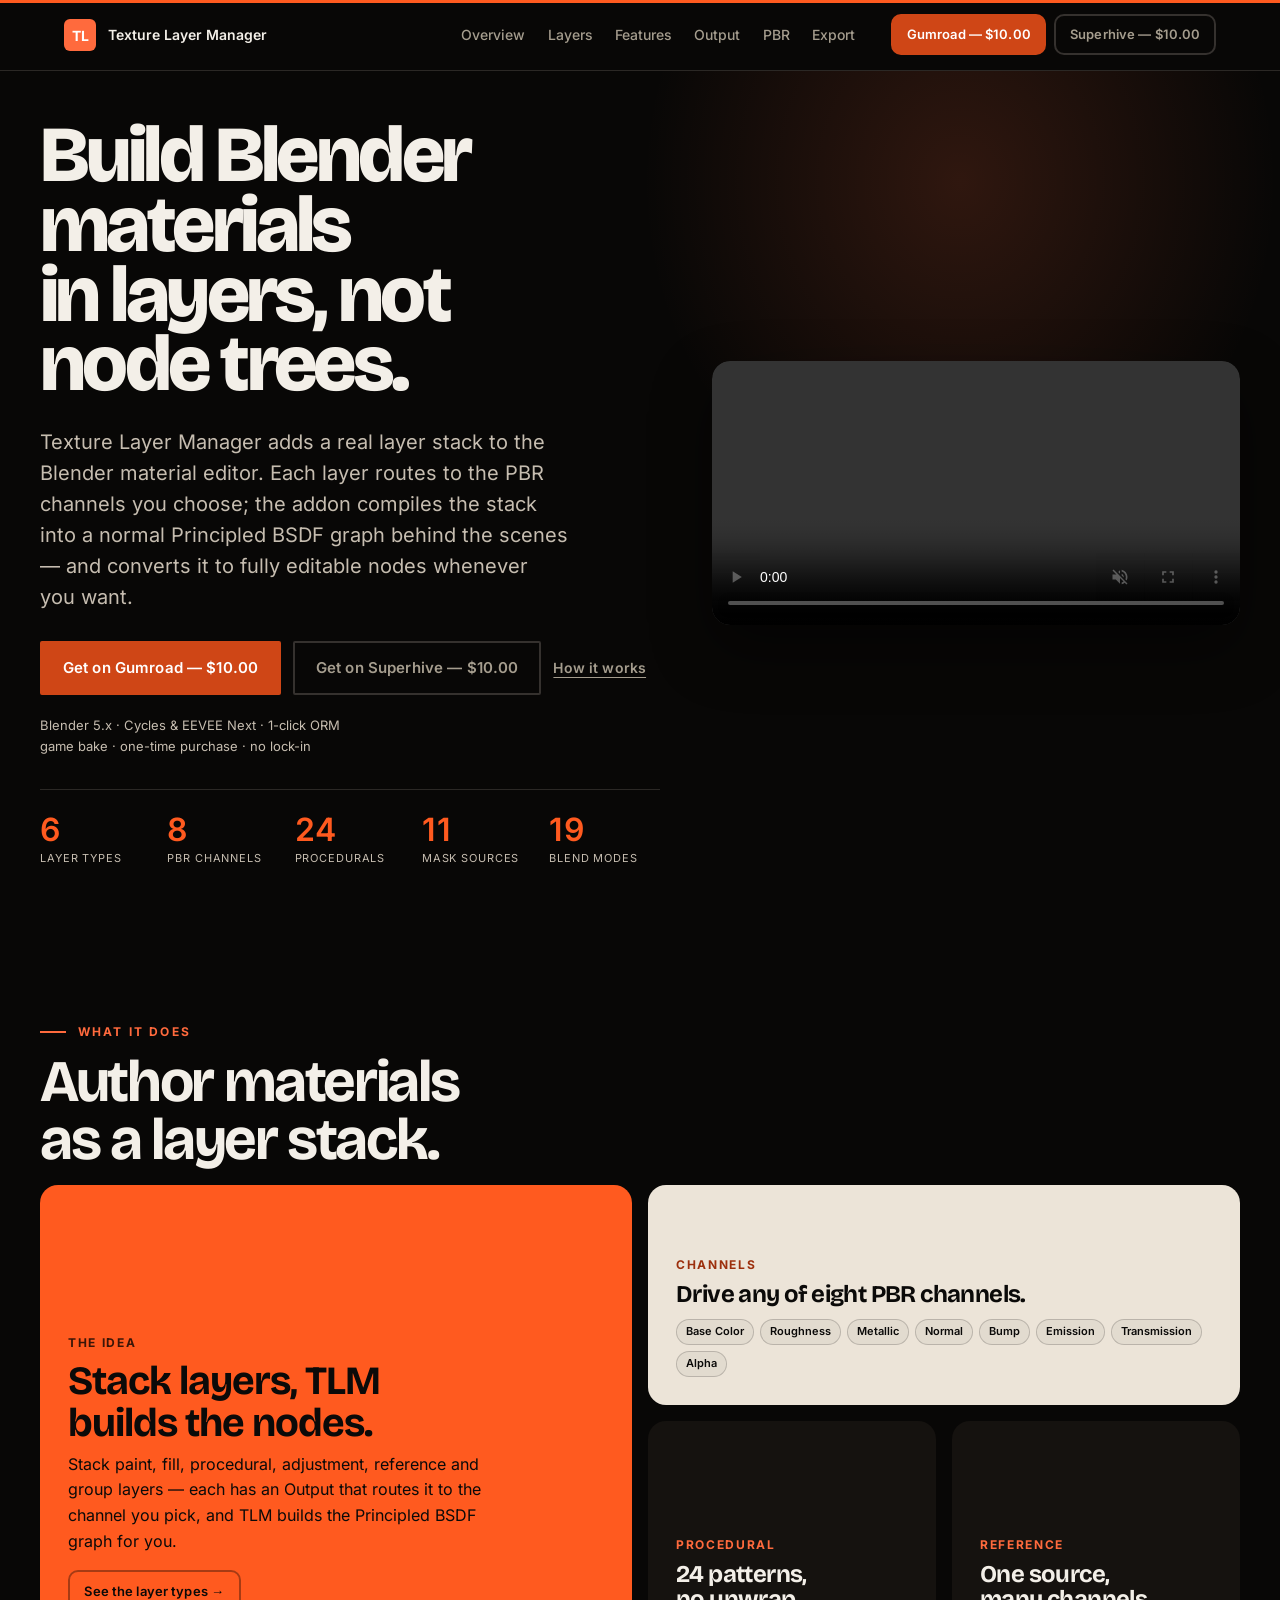
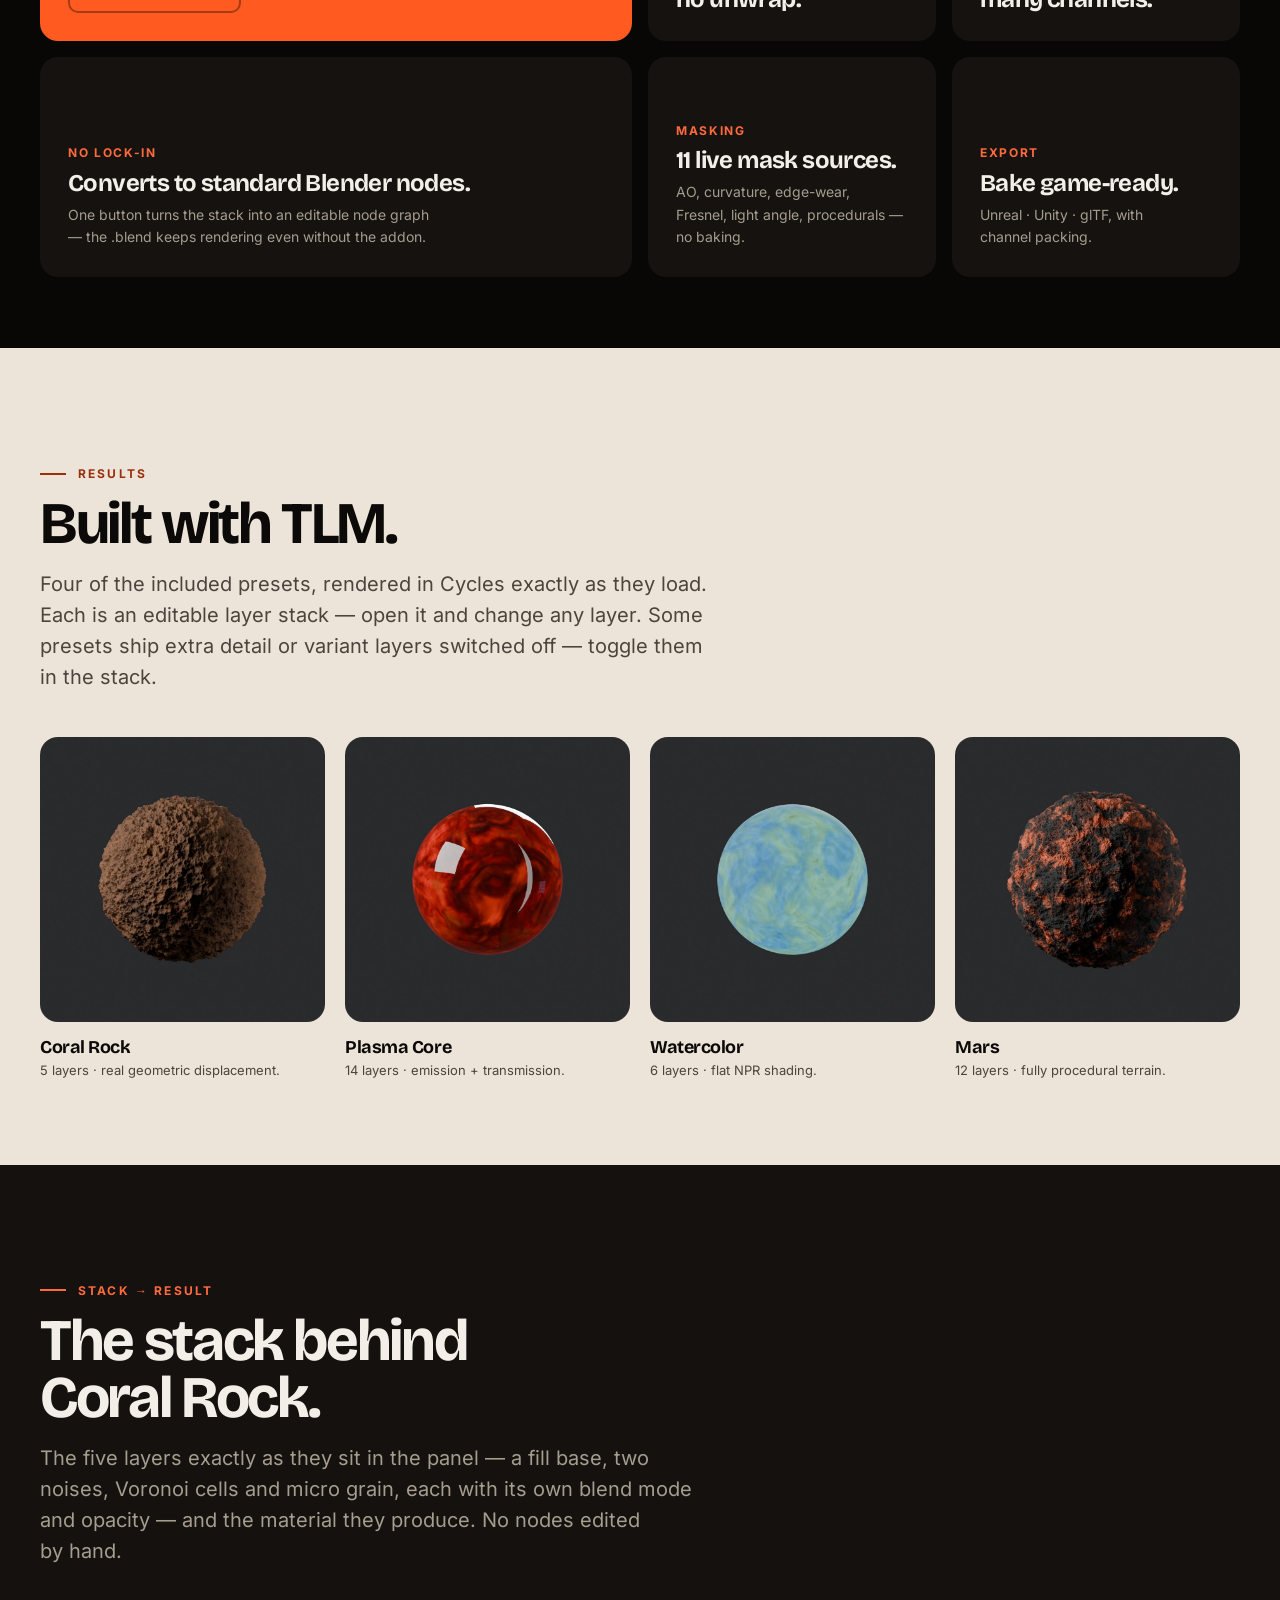
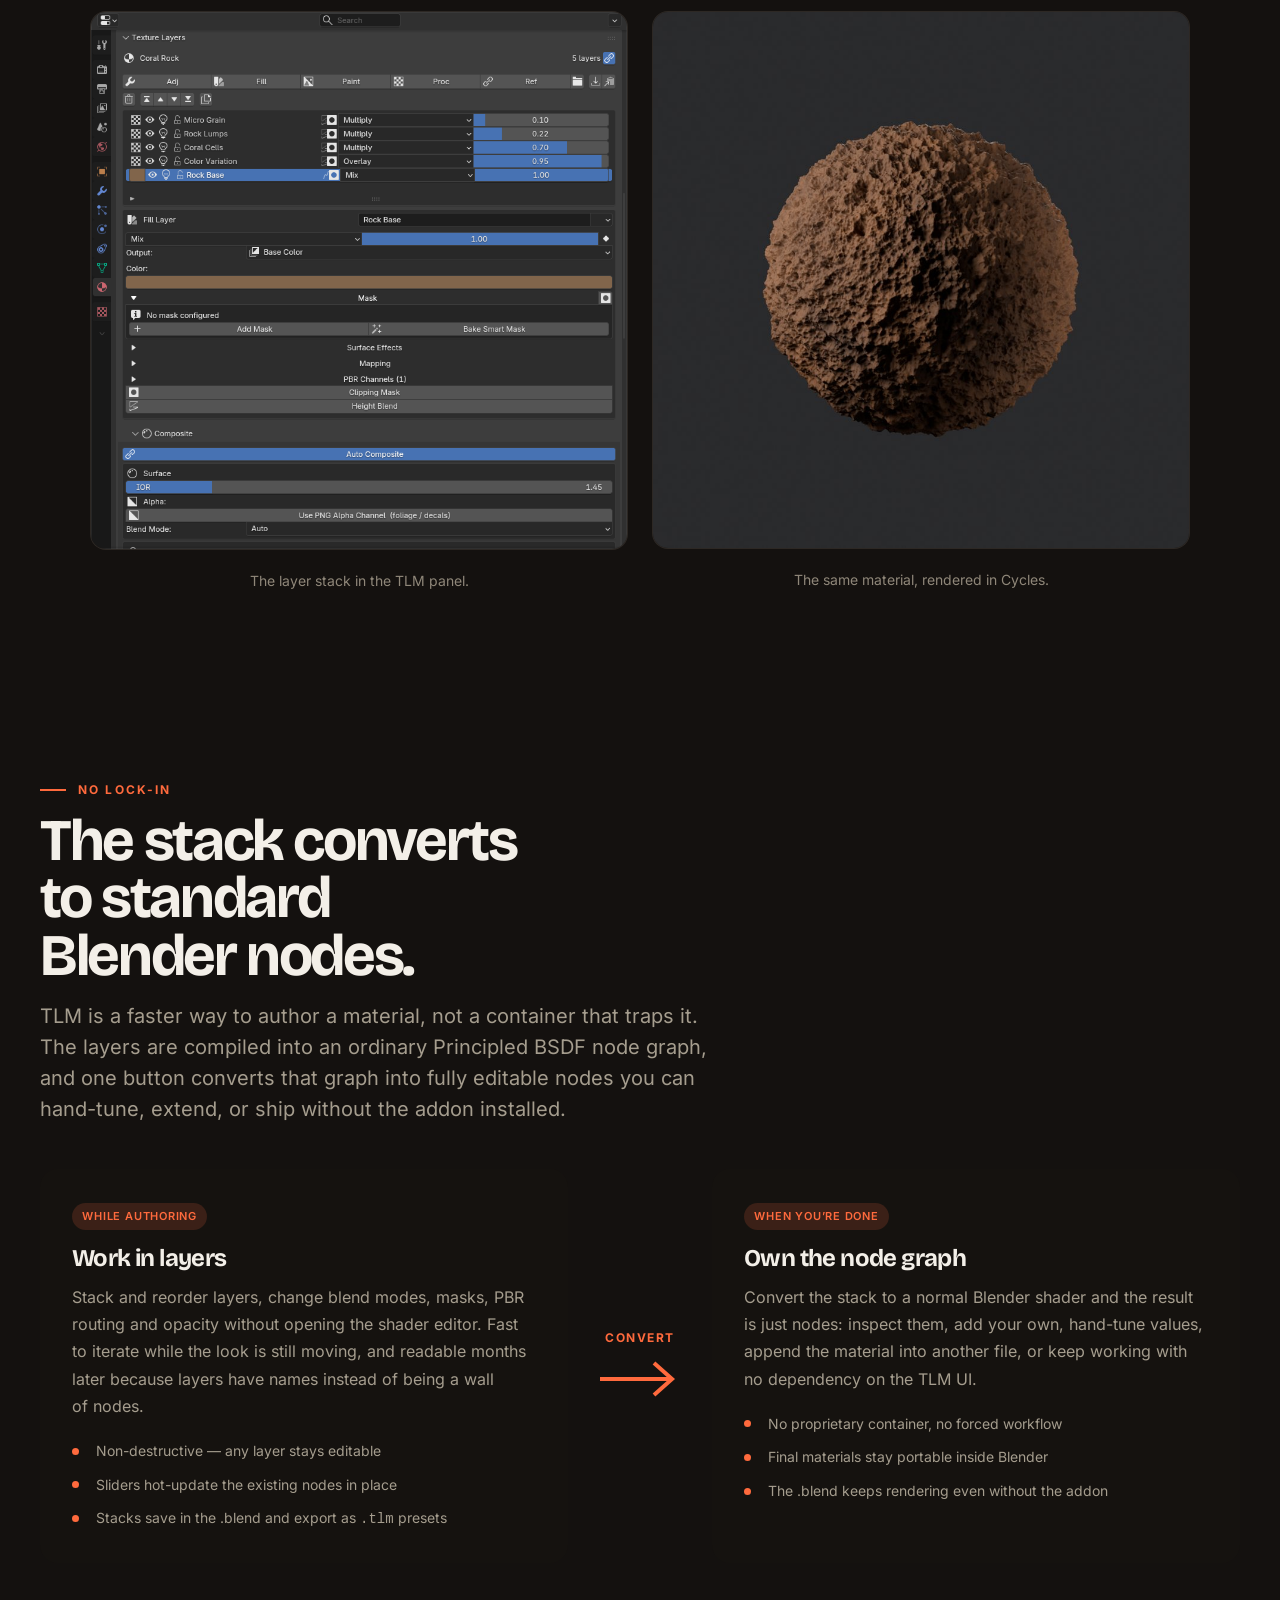
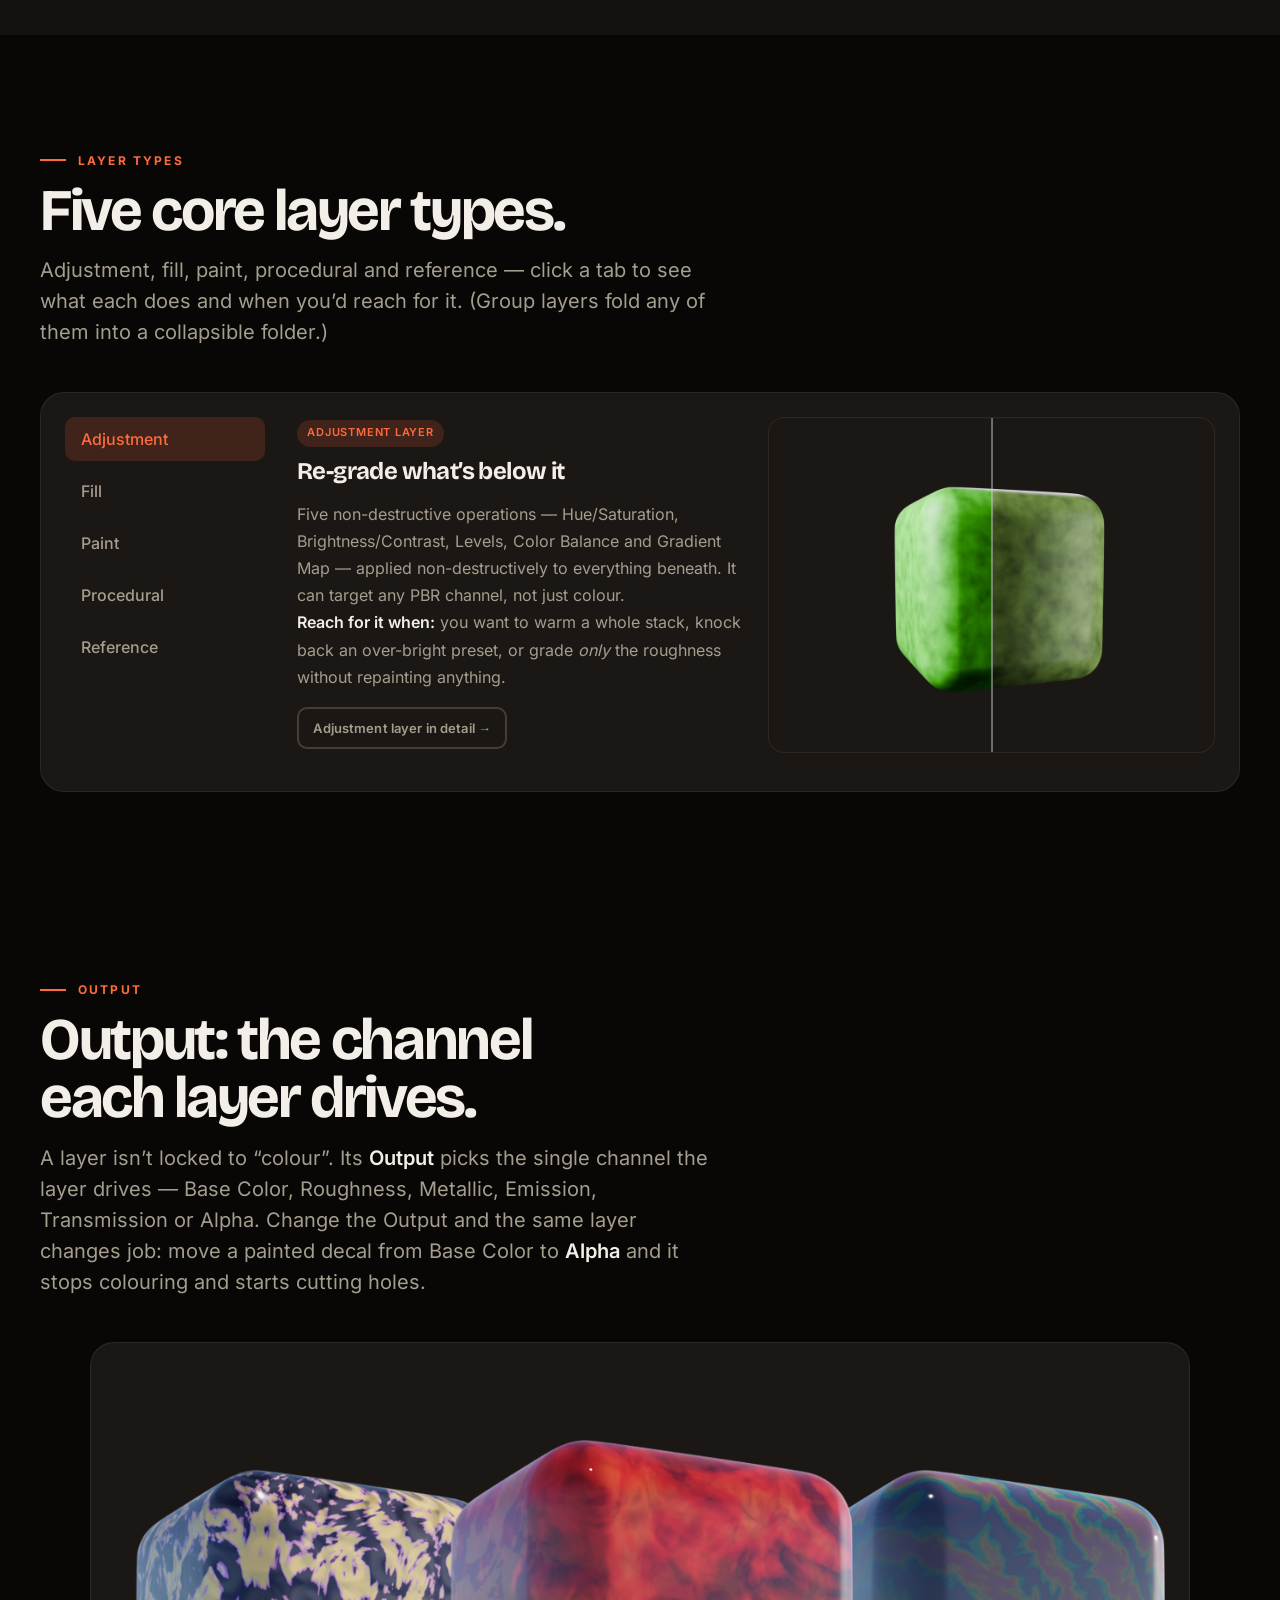
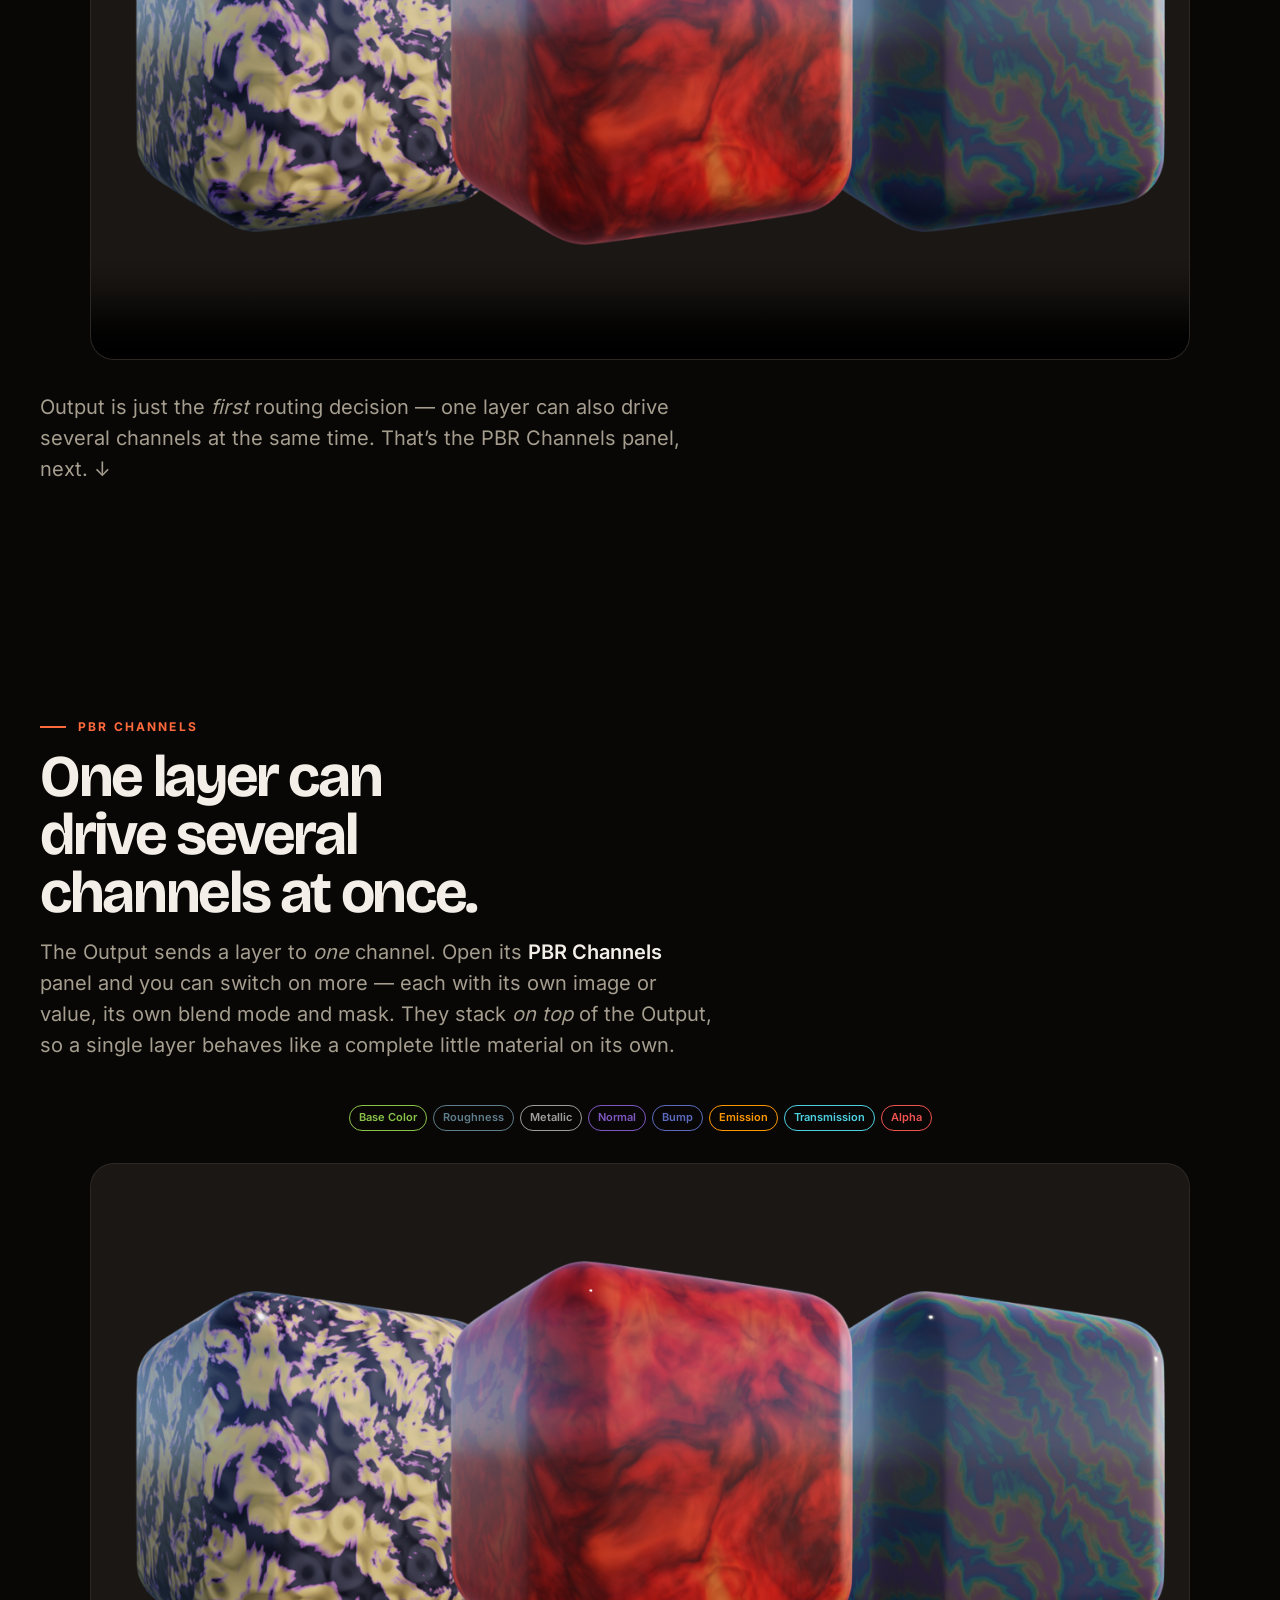
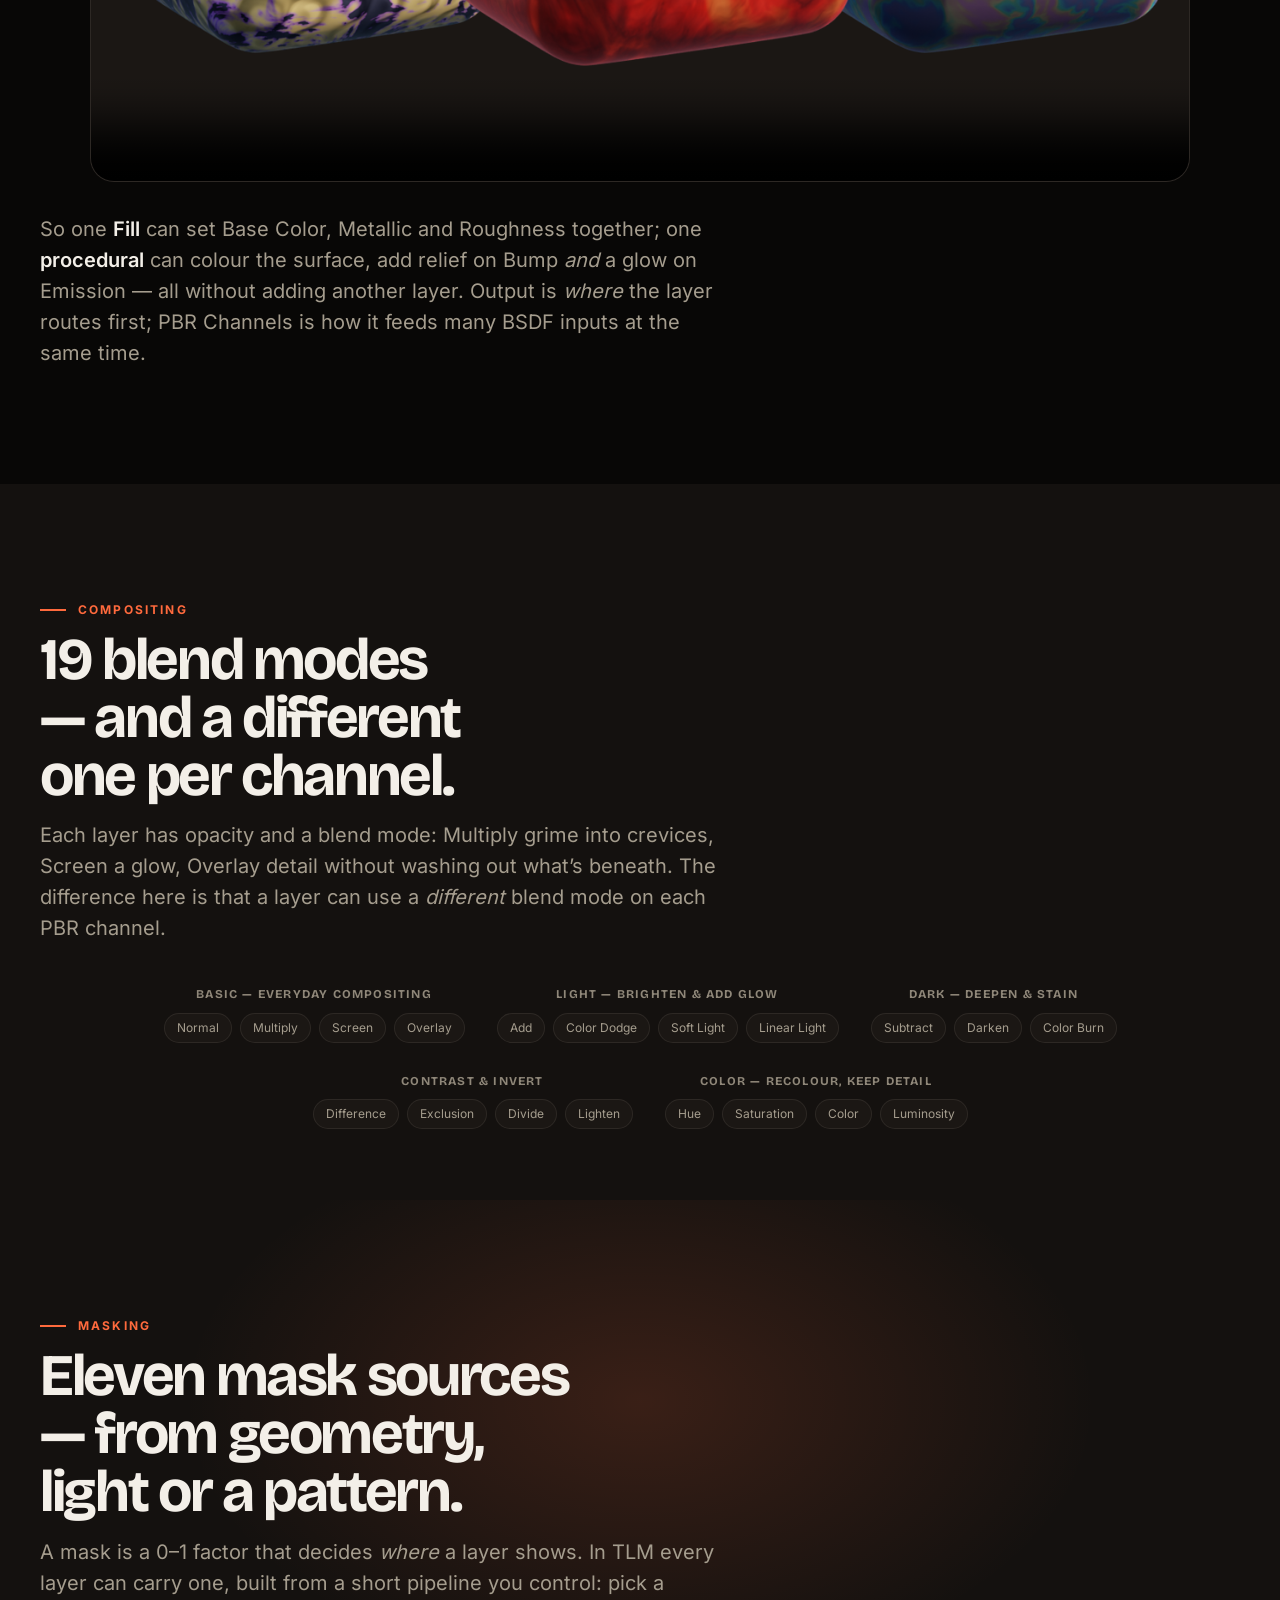
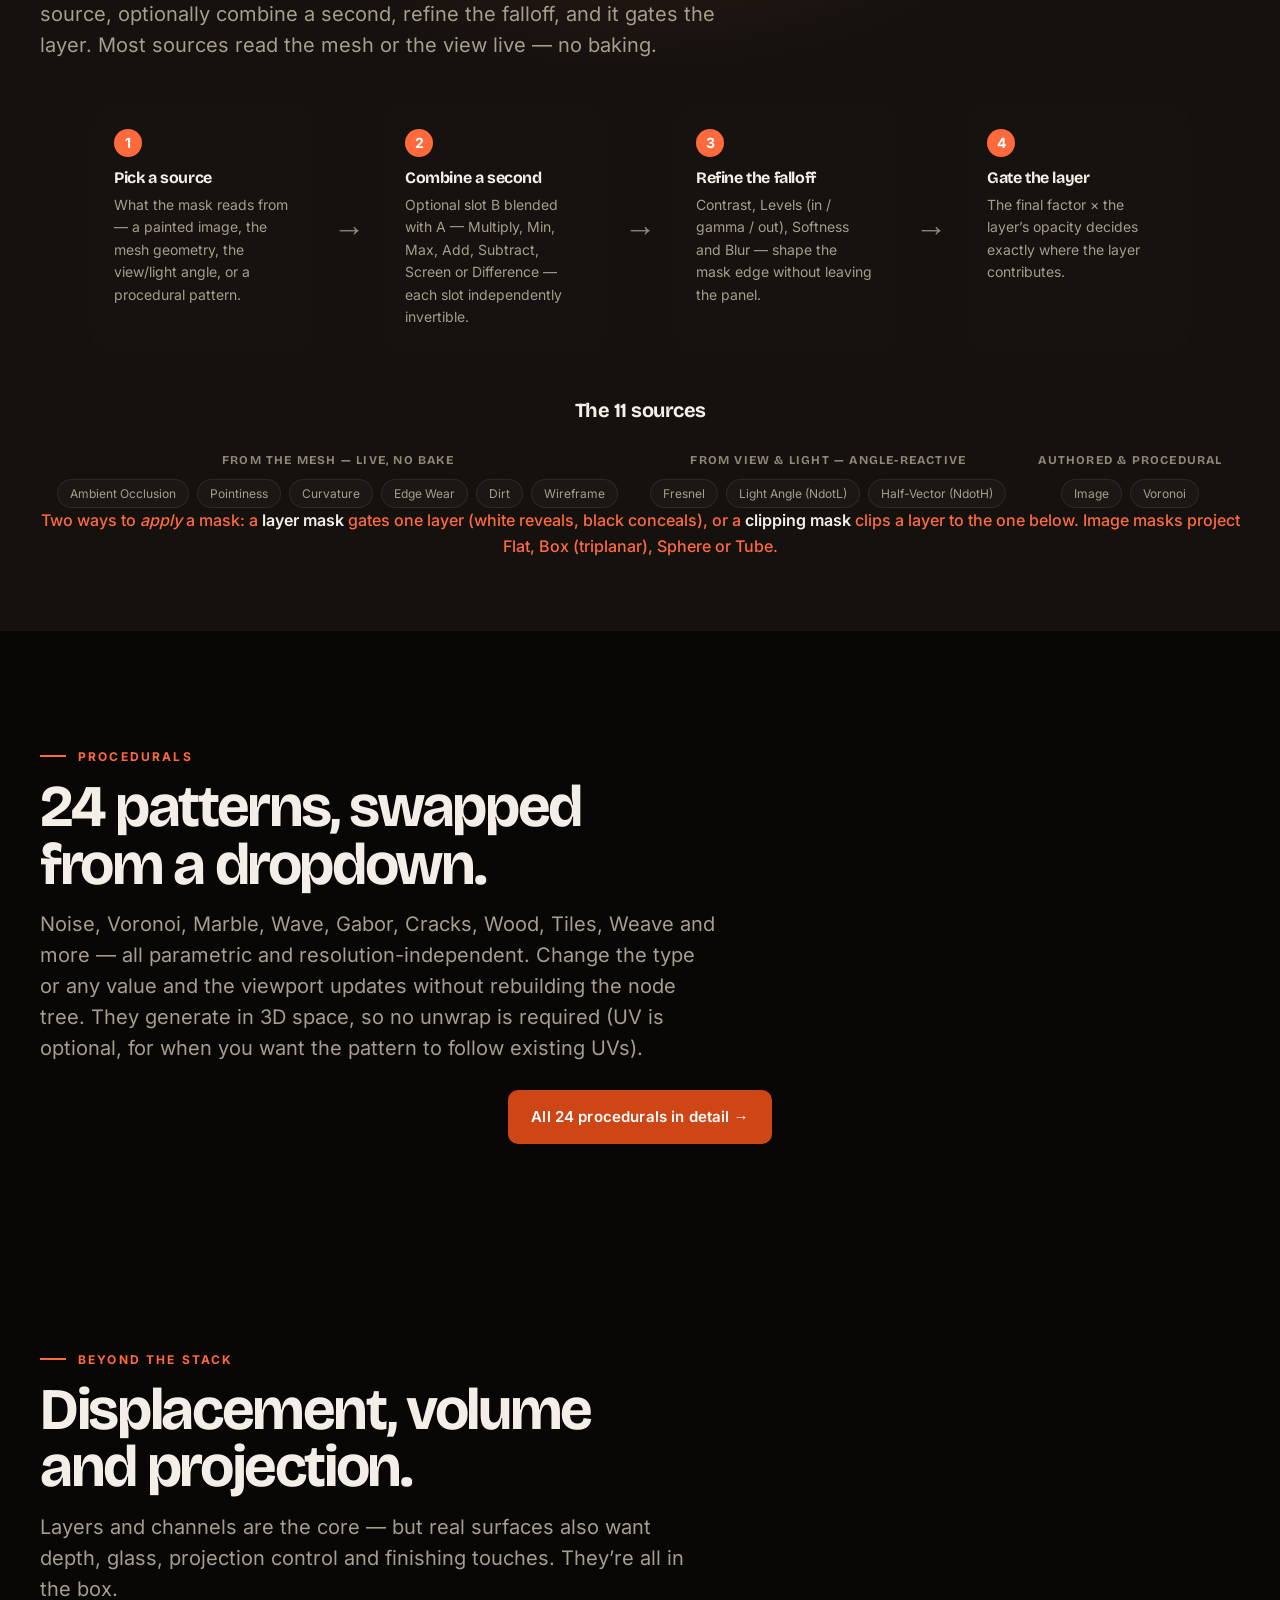
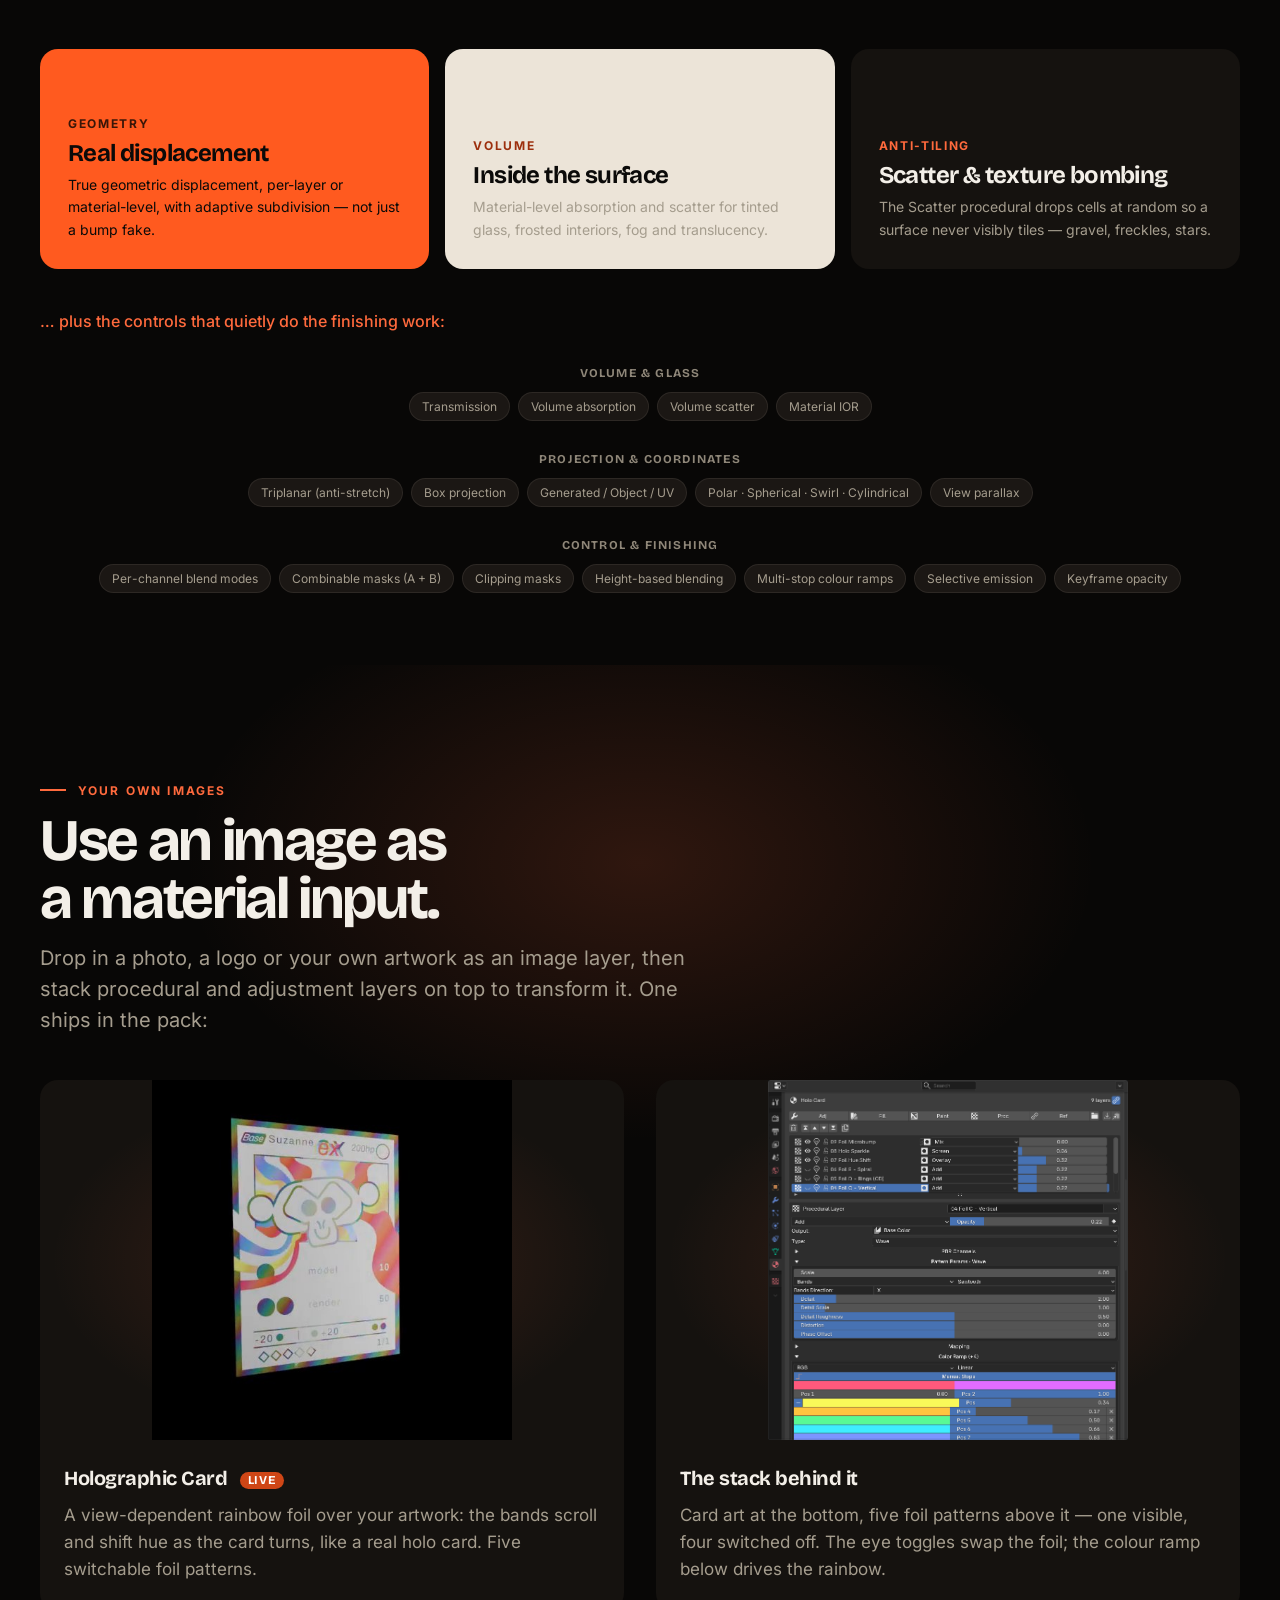
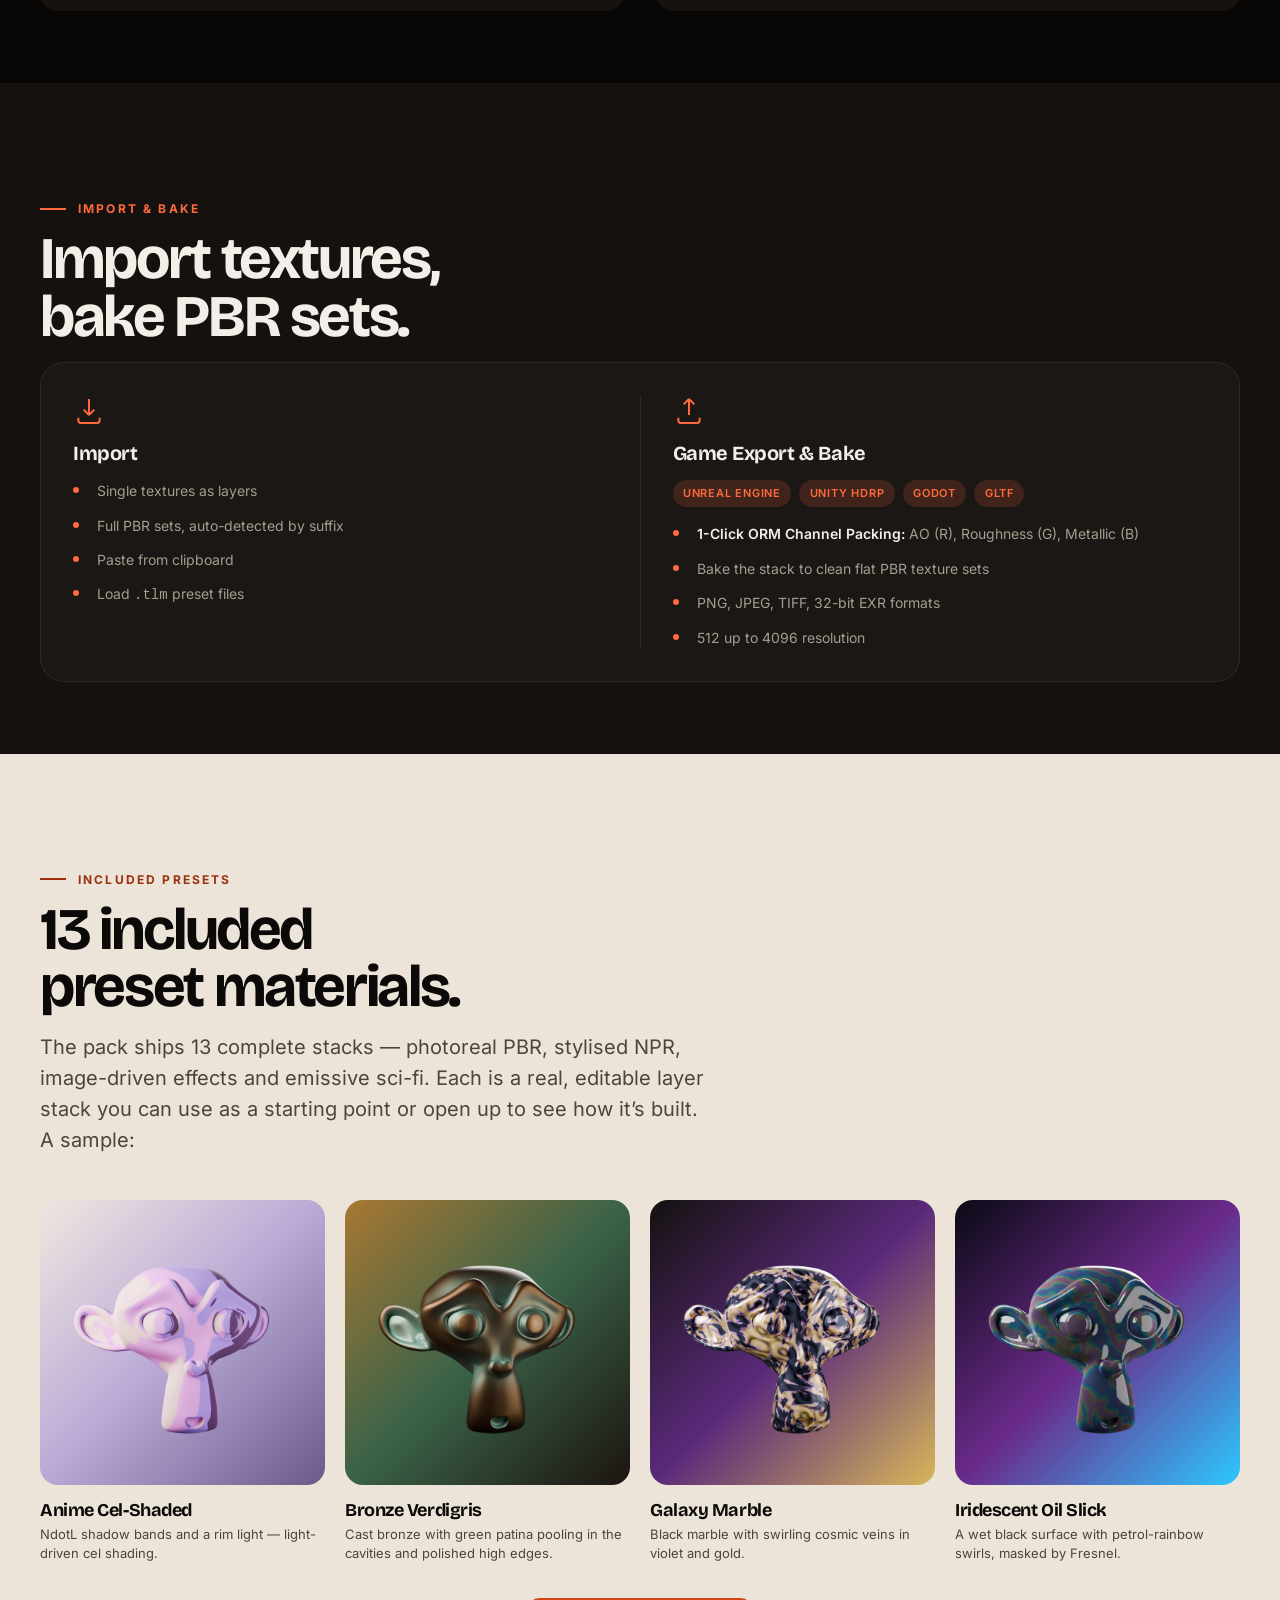
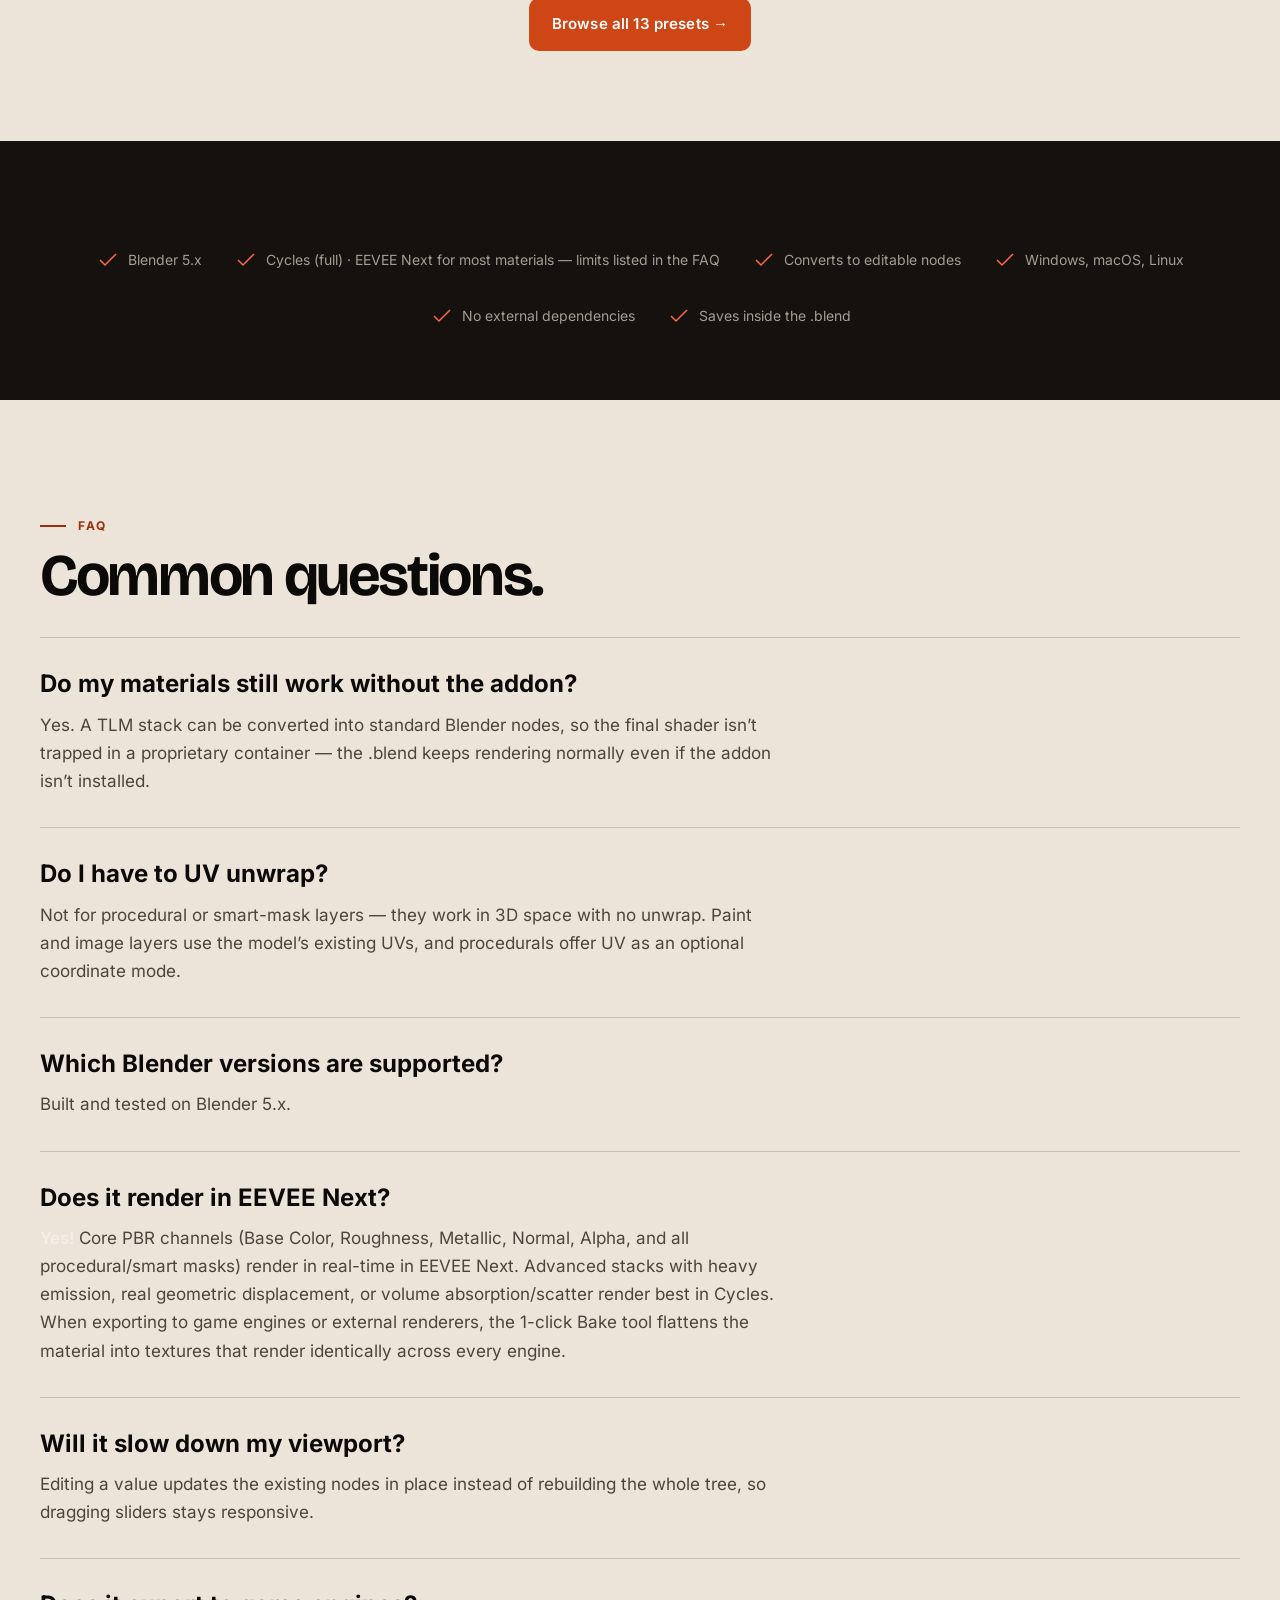
<file: index.html>
<!DOCTYPE html>
<html lang="en">

<head>
    <meta charset="UTF-8">
    <meta name="viewport" content="width=device-width, initial-scale=1.0">
    <title>Texture Layer Manager — layer-based material authoring for Blender</title>
    <meta name="description" content="A layer stack for Blender materials: paint, fill, procedural, adjustment and reference layers route to 8 PBR channels, mask from geometry/light/procedurals, and bake to game-engine sets. Converts to standard Blender nodes — no lock-in.">

    <!-- Open Graph -->
    <meta property="og:title" content="Texture Layer Manager for Blender">
    <meta property="og:description" content="Author Blender materials as a layer stack that routes to PBR channels and compiles to real Blender nodes. No node spaghetti, no lock-in.">
    <meta property="og:type" content="website">
    <meta property="og:image" content="assets/images/og-image.jpg">

    <!-- Twitter Card -->
    <meta name="twitter:card" content="summary_large_image">
    <meta name="twitter:title" content="Texture Layer Manager for Blender">
    <meta name="twitter:description" content="Layer-based PBR material authoring inside Blender, with a one-click bake and full node conversion.">

    <!-- Favicon -->
    <link rel="icon" href="assets/favicon.svg" type="image/svg+xml">

    <!-- Fonts -->
    <link rel="stylesheet" href="css/fonts.css">

    <!-- Styles -->
    <link rel="stylesheet" href="css/variables.css">
    <link rel="stylesheet" href="css/base.css">
    <link rel="stylesheet" href="css/layout.css">
    <link rel="stylesheet" href="css/components.css">
    <link rel="stylesheet" href="css/sections.css">
    <link rel="stylesheet" href="css/animations.css">
    <link rel="stylesheet" href="css/bento.css">
    <link rel="stylesheet" href="css/polish.css?v=6">
    <link rel="stylesheet" href="css/bold.css">
</head>

<body class="home">

    <!-- ════════════════════════════════════════════════════════════════════
       NAV
       ════════════════════════════════════════════════════════════════════ -->
    <nav class="nav" id="nav">
        <div class="nav__inner">
            <a href="#" class="nav__brand">
                <svg class="nav__logo" viewBox="0 0 32 32" width="32" height="32" aria-hidden="true">
          <rect width="32" height="32" rx="6" fill="#ff6a3d"/>
          <text x="16" y="22" text-anchor="middle" fill="#fff" font-size="14" font-weight="700" font-family="Inter,sans-serif">TL</text>
        </svg>
                <span class="nav__brand-text">Texture Layer Manager</span>
            </a>
            <div class="nav__links" id="nav-links">
                <a href="#overview" class="nav__link">Overview</a>
                <a href="#layer-types" class="nav__link">Layers</a>
                <a href="features.html" class="nav__link">Features</a>
                <a href="#channels" class="nav__link">Output</a>
                <a href="#pbr-channels" class="nav__link">PBR</a>
                <a href="#export" class="nav__link">Export</a>
            </div>
            <div class="nav__actions">
                <a href="https://eihort.gumroad.com/l/tlm" target="_blank" rel="noopener" class="btn btn--primary btn--sm nav__cta">Gumroad &mdash; $10.00</a>
                <a href="https://superhivemarket.com/products/257563" target="_blank" rel="noopener" class="btn btn--outline btn--sm nav__cta">Superhive &mdash; $10.00</a>
            </div>
            <button class="nav__hamburger" id="nav-hamburger" aria-label="Toggle menu">
        <span></span><span></span><span></span>
      </button>
        </div>
    </nav>

    <main id="main">

    <!-- ════════════════════════════════════════════════════════════════════
       HERO
       ════════════════════════════════════════════════════════════════════ -->
    <section class="hero" id="hero">
        <div class="hero__inner">
            <div class="hero__text">
                <h1 class="hero__title">Build Blender materials<br>in layers, not node trees.</h1>
                <p class="hero__subtitle">Texture Layer Manager adds a real layer stack to the Blender material editor. Each layer routes to the PBR channels you choose; the addon compiles the stack into a normal Principled BSDF graph behind the scenes &mdash; and converts it
                    to fully editable nodes whenever you want.</p>
                <div class="hero__ctas">
                    <a href="https://eihort.gumroad.com/l/tlm" target="_blank" rel="noopener" class="btn btn--primary btn--lg">Get on Gumroad &mdash; $10.00</a>
                    <a href="https://superhivemarket.com/products/257563" target="_blank" rel="noopener" class="btn btn--outline btn--lg">Get on Superhive &mdash; $10.00</a>
                    <a href="#overview" class="btn btn--outline btn--lg">How it works</a>
                </div>
                <p class="hero__trust">Blender 5.x &middot; Cycles &amp; EEVEE Next &middot; 1-click ORM game bake &middot; one-time purchase &middot; no lock-in</p>
                <div class="hero__stats">
                    <div class="hero__stat"><strong>6</strong> Layer Types</div>
                    <div class="hero__stat"><strong>8</strong> PBR Channels</div>
                    <div class="hero__stat"><strong>24</strong> Procedurals</div>
                    <div class="hero__stat"><strong>11</strong> Mask Sources</div>
                    <div class="hero__stat"><strong>19</strong> Blend Modes</div>
                </div>
            </div>
            <div class="hero__media">
                <div class="media-frame hero__image">
                    <video controls autoplay muted loop playsinline style="width:100%;height:auto;display:block">
            <source src="assets/videos/main.mp4" type="video/mp4">
          </video>
                </div>
            </div>
        </div>
    </section>

    <!-- ════════════════════════════════════════════════════════════════════
       OVERVIEW — what it is, plainly
       ════════════════════════════════════════════════════════════════════ -->
    <!-- ════════════════════════════════════════════════════════════════════
       BENTO — core capabilities at a glance (asymmetric)
       ════════════════════════════════════════════════════════════════════ -->
    <section class="section bento-section" id="overview">
        <div class="section__inner">
            <p class="section__eyebrow reveal">What it does</p>
            <h2 class="section__title reveal">Author materials as a layer stack.</h2>
        </div>
        <div class="bento reveal">
            <article class="bento__tile bento__tile--lg">
                <span class="bento__kicker">The idea</span>
                <h3>Stack layers, TLM builds the nodes.</h3>
                <p>Stack paint, fill, procedural, adjustment, reference and group layers &mdash; each has an Output that routes it to the channel you pick, and TLM builds the Principled BSDF graph for you.</p>
                <a href="#layer-types" class="btn btn--outline btn--sm">See the layer types &rarr;</a>
            </article>

            <article class="bento__tile bento__tile--wide">
                <span class="bento__kicker">Channels</span>
                <h3>Drive any of eight PBR channels.</h3>
                <div class="bento__chips">
                    <span class="bento__chip" style="--chip:#8BC34A">Base Color</span>
                    <span class="bento__chip" style="--chip:#607D8B">Roughness</span>
                    <span class="bento__chip" style="--chip:#9E9E9E">Metallic</span>
                    <span class="bento__chip" style="--chip:#7E57C2">Normal</span>
                    <span class="bento__chip" style="--chip:#5C6BC0">Bump</span>
                    <span class="bento__chip" style="--chip:#FF9800">Emission</span>
                    <span class="bento__chip" style="--chip:#4DD0E1">Transmission</span>
                    <span class="bento__chip" style="--chip:#EF5350">Alpha</span>
                </div>
            </article>

            <article class="bento__tile">
                <span class="bento__kicker">Procedural</span>
                <h3>24 patterns, no unwrap.</h3>
            </article>

            <article class="bento__tile">
                <span class="bento__kicker">Reference</span>
                <h3>One source, many channels.</h3>
            </article>

            <article class="bento__tile bento__tile--wide">
                <span class="bento__kicker">No lock-in</span>
                <h3>Converts to standard Blender nodes.</h3>
                <p>One button turns the stack into an editable node graph &mdash; the .blend keeps rendering even without the addon.</p>
            </article>

            <article class="bento__tile">
                <span class="bento__kicker">Masking</span>
                <h3>11 live mask sources.</h3>
                <p>AO, curvature, edge-wear, Fresnel, light angle, procedurals &mdash; no baking.</p>
            </article>

            <article class="bento__tile">
                <span class="bento__kicker">Export</span>
                <h3>Bake game-ready.</h3>
                <p>Unreal &middot; Unity &middot; glTF, with channel packing.</p>
            </article>
        </div>
    </section>

    <!-- ════════════════════════════════════════════════════════════════════
       RESULTS — materials built with TLM, rendered as-is
       ════════════════════════════════════════════════════════════════════ -->
    <section class="section">
        <div class="section__inner">
            <p class="section__eyebrow reveal">Results</p>
            <h2 class="section__title reveal">Built with TLM.</h2>
            <p class="section__subtitle reveal">Four of the included presets, rendered in Cycles exactly as they load. Each is an editable layer stack &mdash; open it and change any layer. Some presets ship extra detail or variant layers switched off &mdash; toggle them in the stack.</p>
            <div class="presets__strip reveal">
                <div class="presets__card">
                    <div class="presets__preview" style="background-image:url('assets/images/results/coral-rock.jpg')" role="img" aria-label="Coral Rock material"></div>
                    <h4 role="heading" aria-level="3">Coral Rock</h4>
                    <p>5 layers &middot; real geometric displacement.</p>
                </div>
                <div class="presets__card">
                    <div class="presets__preview" style="background-image:url('assets/images/results/plasma-core.jpg')" role="img" aria-label="Plasma Core material"></div>
                    <h4 role="heading" aria-level="3">Plasma Core</h4>
                    <p>14 layers &middot; emission + transmission.</p>
                </div>
                <div class="presets__card">
                    <div class="presets__preview" style="background-image:url('assets/images/results/watercolor.jpg')" role="img" aria-label="Watercolor material"></div>
                    <h4 role="heading" aria-level="3">Watercolor</h4>
                    <p>6 layers &middot; flat NPR shading.</p>
                </div>
                <div class="presets__card">
                    <div class="presets__preview" style="background-image:url('assets/images/results/mars.jpg')" role="img" aria-label="Mars material"></div>
                    <h4 role="heading" aria-level="3">Mars</h4>
                    <p>12 layers &middot; fully procedural terrain.</p>
                </div>
            </div>
        </div>
    </section>

    <!-- ════════════════════════════════════════════════════════════════════
       STACK → RESULT — the panel and the material it produces
       ════════════════════════════════════════════════════════════════════ -->
    <section class="section blend-section">
        <div class="section__inner">
            <p class="section__eyebrow reveal">Stack &rarr; result</p>
            <h2 class="section__title reveal">The stack behind Coral Rock.</h2>
            <p class="section__subtitle reveal">The five layers exactly as they sit in the panel &mdash; a fill base, two noises, Voronoi cells and micro grain, each with its own blend mode and opacity &mdash; and the material they produce. No nodes edited by hand.</p>
            <div class="branching__grid reveal">
                <div>
                    <div class="media-frame"><img src="assets/images/screenshots/stack-coral-rock.png" alt="The Coral Rock layer stack in the TLM panel" style="width:100%;height:auto;display:block" loading="lazy"></div>
                    <p class="layerclip__cap">The layer stack in the TLM panel.</p>
                </div>
                <div>
                    <div class="media-frame"><img src="assets/images/results/coral-rock.jpg" alt="The Coral Rock material rendered in Cycles" style="width:100%;height:auto;display:block" loading="lazy"></div>
                    <p class="layerclip__cap">The same material, rendered in Cycles.</p>
                </div>
            </div>
        </div>
    </section>

    <!-- ════════════════════════════════════════════════════════════════════
       NO LOCK-IN — convert to editable nodes
       ════════════════════════════════════════════════════════════════════ -->
    <section class="section editable-section" id="editable-shader">
        <div class="section__inner">
            <p class="section__eyebrow reveal">No lock-in</p>
            <h2 class="section__title reveal">The stack converts to standard Blender nodes.</h2>
            <p class="section__subtitle reveal">TLM is a faster way to author a material, not a container that traps it. The layers are compiled into an ordinary Principled BSDF node graph, and one button converts that graph into fully editable nodes you can hand-tune, extend, or ship without
                the addon installed.</p>

            <div class="editable__grid reveal">
                <div class="editable__panel">
                    <span class="badge">While authoring</span>
                    <h3>Work in layers</h3>
                    <p>Stack and reorder layers, change blend modes, masks, PBR routing and opacity without opening the shader editor. Fast to iterate while the look is still moving, and readable months later because layers have names instead of being a
                        wall of nodes.</p>
                    <ul class="editable__list">
                        <li>Non-destructive &mdash; any layer stays editable</li>
                        <li>Sliders hot-update the existing nodes in place</li>
                        <li>Stacks save in the .blend and export as <code>.tlm</code> presets</li>
                    </ul>
                </div>

                <div class="editable__convert" aria-hidden="true">
                    <span>Convert</span>
                    <svg viewBox="0 0 48 24" width="96" height="48" fill="none" stroke="currentColor" stroke-width="2">
            <path d="M4 12h36"/>
            <path d="m31 4 9 8-9 8"/>
          </svg>
                </div>

                <div class="editable__panel">
                    <span class="badge">When you&rsquo;re done</span>
                    <h3>Own the node graph</h3>
                    <p>Convert the stack to a normal Blender shader and the result is just nodes: inspect them, add your own, hand-tune values, append the material into another file, or keep working with no dependency on the TLM UI.</p>
                    <ul class="editable__list">
                        <li>No proprietary container, no forced workflow</li>
                        <li>Final materials stay portable inside Blender</li>
                        <li>The .blend keeps rendering even without the addon</li>
                    </ul>
                </div>
            </div>
        </div>
    </section>

    <!-- ════════════════════════════════════════════════════════════════════
       LAYER TYPES
       ════════════════════════════════════════════════════════════════════ -->
    <section class="section layers-section" id="layer-types">
        <div class="section__inner">
            <p class="section__eyebrow reveal">Layer types</p>
            <h2 class="section__title reveal">Five core layer types.</h2>
            <p class="section__subtitle reveal">Adjustment, fill, paint, procedural and reference &mdash; click a tab to see what each does and when you&rsquo;d reach for it. (Group layers fold any of them into a collapsible folder.)</p>
            <div class="layers reveal">
                <div class="layers__tabs">
                    <button class="layers__tab is-active" data-tab="adjustment">Adjustment</button>
                    <button class="layers__tab" data-tab="fill">Fill</button>
                    <button class="layers__tab" data-tab="paint">Paint</button>
                    <button class="layers__tab" data-tab="procedural">Procedural</button>
                    <button class="layers__tab" data-tab="reference">Reference</button>
                </div>
                <div class="layers__content">
                    <div class="layers__panel is-active" id="tab-adjustment">
                        <div class="layers__info">
                            <span class="badge">Adjustment Layer</span>
                            <h3>Re-grade what&rsquo;s below it</h3>
                            <p>Five non-destructive operations &mdash; Hue/Saturation, Brightness/Contrast, Levels, Color Balance and Gradient Map &mdash; applied non-destructively to everything beneath. It can target any PBR channel, not just colour.</p>
                            <p><strong>Reach for it when:</strong> you want to warm a whole stack, knock back an over-bright preset, or grade <em>only</em> the roughness without repainting anything.</p>
                            <a href="layers/adjustment.html" class="btn btn--outline btn--sm" style="margin-top:var(--space-4)">Adjustment layer in detail &rarr;</a>
                        </div>
                        <div class="media-frame media-frame--4x3 media-frame--layer media-frame--layer-adjustment">
                            <div class="placeholder">
                                <svg width="36" height="36" viewBox="0 0 24 24" fill="none" stroke="currentColor" stroke-width="1.5"><path d="M12 3v1m0 16v1m-8-9H3m18 0h-1M5.6 5.6l.7.7m12.4 12.4.7-.7M5.6 18.4l.7-.7M18 5.6l.7.7"/><circle cx="12" cy="12" r="4"/></svg>
                                <span>Adjustment layer controls</span>
                            </div>
                        </div>
                    </div>
                    <div class="layers__panel" id="tab-fill">
                        <div class="layers__info">
                            <span class="badge">Fill Layer</span>
                            <h3>A flat, parametric value</h3>
                            <p>A solid colour plus roughness and metallic values, all editable at any time &mdash; no painting, no image. One fill can drive several channels at once (e.g. base colour + roughness + metallic together).</p>
                            <p><strong>Reach for it when:</strong> you need the base &ldquo;primer&rdquo; layer almost every material starts from, or a clean tint to grade everything above.</p>
                            <a href="layers/fill.html" class="btn btn--outline btn--sm" style="margin-top:var(--space-4)">Fill layer in detail &rarr;</a>
                        </div>
                        <div class="media-frame media-frame--4x3 media-frame--layer media-frame--layer-fill">
                            <div class="placeholder">
                                <svg width="36" height="36" viewBox="0 0 24 24" fill="none" stroke="currentColor" stroke-width="1.5"><rect x="3" y="3" width="18" height="18" rx="2"/></svg>
                                <span>Fill layer properties</span>
                            </div>
                        </div>
                    </div>
                    <div class="layers__panel" id="tab-paint">
                        <div class="layers__info">
                            <span class="badge">Paint Layer</span>
                            <h3>Brush directly onto the model</h3>
                            <p>A paintable layer backed by its own image texture at the resolution you choose (512&ndash;4096), with full alpha and per-layer blend modes. Because it&rsquo;s an image, it follows the model&rsquo;s UVs.</p>
                            <p><strong>Reach for it when:</strong> you need something in a specific place &mdash; a logo, a decal, hand-painted dirt or wear that has to sit exactly where you put it.</p>
                            <a href="layers/paint.html" class="btn btn--outline btn--sm" style="margin-top:var(--space-4)">Paint layer in detail &rarr;</a>
                        </div>
                        <div class="media-frame media-frame--4x3 media-frame--layer media-frame--layer-paint">
                            <div class="placeholder">
                                <svg width="36" height="36" viewBox="0 0 24 24" fill="none" stroke="currentColor" stroke-width="1.5"><path d="m15.232 5.232 3.536 3.536m-2.036-5.036a2.5 2.5 0 0 1 3.536 3.536L6.5 21.036H3v-3.572L16.732 3.732z"/></svg>
                                <span>Paint layer in action</span>
                            </div>
                        </div>
                    </div>
                    <div class="layers__panel" id="tab-procedural">
                        <div class="layers__info">
                            <span class="badge">Procedural Layer</span>
                            <h3>A generated pattern, no unwrap needed</h3>
                            <p>24 patterns &mdash; Noise, Voronoi, Wave, Marble, Musgrave, Gradient, Brick, Hex, Wood, Tiles, Weave, Cracks, Caustics and more &mdash; each parametric (scale, detail, distortion, colour ramp, coordinate transforms). They generate
                                in 3D space, so they wrap a model with <strong>no UV unwrap required</strong>. UV is available as an optional coordinate mode when you want the pattern to follow existing UVs.</p>
                            <p><strong>Reach for it when:</strong> you want resolution-independent surfaces &mdash; stone, fabric, panels, organic noise &mdash; without spending texture memory or unwrapping.</p>
                            <a href="layers/procedural.html" class="btn btn--outline btn--sm" style="margin-top:var(--space-4)">Procedural layer in detail &rarr;</a>
                        </div>
                        <div class="media-frame media-frame--4x3 media-frame--layer media-frame--layer-procedural">
                            <div class="placeholder">
                                <svg width="36" height="36" viewBox="0 0 24 24" fill="none" stroke="currentColor" stroke-width="1.5"><circle cx="12" cy="12" r="3"/><path d="M12 1v2M12 21v2M4.22 4.22l1.42 1.42M18.36 18.36l1.42 1.42M1 12h2M21 12h2M4.22 19.78l1.42-1.42M18.36 5.64l1.42-1.42"/></svg>
                                <span>Procedural pattern on a sphere</span>
                            </div>
                        </div>
                    </div>
                    <div class="layers__panel" id="tab-reference">
                        <div class="layers__info">
                            <span class="badge">Reference Layer</span>
                            <h3>Reuse one pattern across channels</h3>
                            <p>A reference layer borrows another layer&rsquo;s pattern as its source, then applies its own blend mode, opacity, mask and channel routing. Build a wear mask once and drive base colour, metallic, roughness and bump from it independently
                                &mdash; a reusable smart-material driver, without baking.</p>
                            <p><strong>Reach for it when:</strong> one chip mask should simultaneously expose bare metal, raise roughness and add relief. Edit the source once; everything that references it follows.</p>
                            <a href="layers/reference.html" class="btn btn--outline btn--sm" style="margin-top:var(--space-4)">Reference layer in detail &rarr;</a>
                        </div>
                        <div class="media-frame media-frame--4x3 media-frame--layer media-frame--layer-reference">
                            <div class="placeholder">
                                <svg width="36" height="36" viewBox="0 0 24 24" fill="none" stroke="currentColor" stroke-width="1.5"><path d="M8 3h-3a2 2 0 0 0-2 2v3M21 8V5a2 2 0 0 0-2-2h-3M3 16v3a2 2 0 0 0 2 2h3M16 21h3a2 2 0 0 0 2-2v-3"/><circle cx="12" cy="12" r="3"/></svg>
                                <span>Reference layer reusing a pattern</span>
                            </div>
                        </div>
                    </div>
                </div>
            </div>
        </div>
    </section>

    <!-- ════════════════════════════════════════════════════════════════════
       PBR CHANNELS
       ════════════════════════════════════════════════════════════════════ -->
    <section class="section pbr-section" id="channels">
        <div class="section__inner">
            <p class="section__eyebrow reveal">Output</p>
            <h2 class="section__title reveal">Output: the channel each layer drives.</h2>
            <p class="section__subtitle reveal">A layer isn&rsquo;t locked to &ldquo;colour&rdquo;. Its <strong>Output</strong> picks the single channel the layer drives &mdash; Base Color, Roughness, Metallic, Emission, Transmission or Alpha. Change the Output and the same layer changes
                job: move a painted decal from Base Color to <strong>Alpha</strong> and it stops colouring and starts cutting holes.</p>

            <div class="proc__showcase reveal">
                <video class="proc__video" controls autoplay muted loop playsinline poster="assets/images/screenshots/hero.png">
          <source src="assets/videos/output.mp4" type="video/mp4">
        </video>
            </div>

            <p class="section__subtitle reveal" style="margin-top:var(--space-8)">Output is just the <em>first</em> routing decision &mdash; one layer can also drive several channels at the same time. That&rsquo;s the PBR Channels panel, next. &darr;</p>
        </div>
    </section>

    <!-- ════════════════════════════════════════════════════════════════════
       PBR CHANNELS — one layer drives several channels at once
       ════════════════════════════════════════════════════════════════════ -->
    <section class="section pbr-section" id="pbr-channels">
        <div class="section__inner">
            <p class="section__eyebrow reveal">PBR Channels</p>
            <h2 class="section__title reveal">One layer can drive several channels at once.</h2>
            <p class="section__subtitle reveal">The Output sends a layer to <em>one</em> channel. Open its <strong>PBR Channels</strong> panel and you can switch on more &mdash; each with its own image or value, its own blend mode and mask. They stack <em>on top</em> of the Output, so a
                single layer behaves like a complete little material on its own.</p>

            <div class="bento__chips reveal" style="justify-content:center;margin:0 0 var(--space-8)">
                <span class="bento__chip" style="--chip:#8BC34A">Base Color</span>
                <span class="bento__chip" style="--chip:#607D8B">Roughness</span>
                <span class="bento__chip" style="--chip:#9E9E9E">Metallic</span>
                <span class="bento__chip" style="--chip:#7E57C2">Normal</span>
                <span class="bento__chip" style="--chip:#5C6BC0">Bump</span>
                <span class="bento__chip" style="--chip:#FF9800">Emission</span>
                <span class="bento__chip" style="--chip:#4DD0E1">Transmission</span>
                <span class="bento__chip" style="--chip:#EF5350">Alpha</span>
            </div>

            <div class="proc__showcase reveal">
                <video class="proc__video" controls autoplay muted loop playsinline poster="assets/images/screenshots/hero.png">
          <source src="assets/videos/pbr.mp4" type="video/mp4">
        </video>
            </div>

            <p class="section__subtitle reveal" style="margin-top:var(--space-8)">So one <strong>Fill</strong> can set Base Color, Metallic and Roughness together; one <strong>procedural</strong> can colour the surface, add relief on Bump <em>and</em> a glow on Emission &mdash; all without adding another layer. Output is
                <em>where</em> the layer routes first; PBR Channels is how it feeds many BSDF inputs at the same time.</p>
        </div>
    </section>

    <!-- ════════════════════════════════════════════════════════════════════
       BLEND MODES + PER-CHANNEL BRANCHING
       ════════════════════════════════════════════════════════════════════ -->
    <section class="section blend-section" id="workflow">
        <div class="section__inner">
            <p class="section__eyebrow reveal">Compositing</p>
            <h2 class="section__title reveal">19 blend modes &mdash; and a different one per channel.</h2>
            <p class="section__subtitle reveal">Each layer has opacity and a blend mode: Multiply grime into crevices, Screen a glow, Overlay detail without washing out what&rsquo;s beneath. The difference here is that a layer can use a <em>different</em> blend mode on each PBR channel.</p>
            <div class="blend reveal">
                <div class="blend__group">
                    <h4 role="heading" aria-level="3" class="blend__label">Basic &mdash; everyday compositing</h4>
                    <div class="blend__modes">
                        <span class="blend__pill">Normal</span><span class="blend__pill">Multiply</span>
                        <span class="blend__pill">Screen</span><span class="blend__pill">Overlay</span>
                    </div>
                </div>
                <div class="blend__group">
                    <h4 role="heading" aria-level="3" class="blend__label">Light &mdash; brighten &amp; add glow</h4>
                    <div class="blend__modes">
                        <span class="blend__pill">Add</span><span class="blend__pill">Color Dodge</span>
                        <span class="blend__pill">Soft Light</span><span class="blend__pill">Linear Light</span>
                    </div>
                </div>
                <div class="blend__group">
                    <h4 role="heading" aria-level="3" class="blend__label">Dark &mdash; deepen &amp; stain</h4>
                    <div class="blend__modes">
                        <span class="blend__pill">Subtract</span><span class="blend__pill">Darken</span>
                        <span class="blend__pill">Color Burn</span>
                    </div>
                </div>
                <div class="blend__group">
                    <h4 role="heading" aria-level="3" class="blend__label">Contrast &amp; invert</h4>
                    <div class="blend__modes">
                        <span class="blend__pill">Difference</span><span class="blend__pill">Exclusion</span>
                        <span class="blend__pill">Divide</span><span class="blend__pill">Lighten</span>
                    </div>
                </div>
                <div class="blend__group">
                    <h4 role="heading" aria-level="3" class="blend__label">Color &mdash; recolour, keep detail</h4>
                    <div class="blend__modes">
                        <span class="blend__pill">Hue</span><span class="blend__pill">Saturation</span>
                        <span class="blend__pill">Color</span><span class="blend__pill">Luminosity</span>
                    </div>
                </div>
            </div>

        </div>
    </section>

    <!-- ════════════════════════════════════════════════════════════════════
       MASKS
       ════════════════════════════════════════════════════════════════════ -->
    <section class="section masks-section">
        <div class="section__inner">
            <p class="section__eyebrow reveal">Masking</p>
            <h2 class="section__title reveal">Eleven mask sources &mdash; from geometry, light or a pattern.</h2>
            <p class="section__subtitle reveal">A mask is a 0&ndash;1 factor that decides <em>where</em> a layer shows. In TLM every layer can carry one, built from a short pipeline you control: pick a source, optionally combine a second, refine the falloff, and it gates the layer. Most
                sources read the mesh or the view live &mdash; no baking.</p>

            <div class="workflow__flow reveal" style="margin-bottom: var(--space-12);">
                <div class="workflow__step">
                    <span class="workflow__badge">1</span>
                    <h4 role="heading" aria-level="3">Pick a source</h4>
                    <p>What the mask reads from &mdash; a painted image, the mesh geometry, the view/light angle, or a procedural pattern.</p>
                </div>
                <div class="workflow__arrow" aria-hidden="true">&rarr;</div>
                <div class="workflow__step">
                    <span class="workflow__badge">2</span>
                    <h4 role="heading" aria-level="3">Combine a second</h4>
                    <p>Optional slot B blended with A &mdash; Multiply, Min, Max, Add, Subtract, Screen or Difference &mdash; each slot independently invertible.</p>
                </div>
                <div class="workflow__arrow" aria-hidden="true">&rarr;</div>
                <div class="workflow__step">
                    <span class="workflow__badge">3</span>
                    <h4 role="heading" aria-level="3">Refine the falloff</h4>
                    <p>Contrast, Levels (in / gamma / out), Softness and Blur &mdash; shape the mask edge without leaving the panel.</p>
                </div>
                <div class="workflow__arrow" aria-hidden="true">&rarr;</div>
                <div class="workflow__step">
                    <span class="workflow__badge">4</span>
                    <h4 role="heading" aria-level="3">Gate the layer</h4>
                    <p>The final factor &times; the layer&rsquo;s opacity decides exactly where the layer contributes.</p>
                </div>
            </div>

            <h3 class="masks__subhead reveal">The 11 sources</h3>
            <div class="blend reveal">
                <div class="blend__group">
                    <h4 role="heading" aria-level="3" class="blend__label">From the mesh &mdash; live, no bake</h4>
                    <div class="blend__modes">
                        <span class="blend__pill">Ambient Occlusion</span><span class="blend__pill">Pointiness</span>
                        <span class="blend__pill">Curvature</span><span class="blend__pill">Edge Wear</span>
                        <span class="blend__pill">Dirt</span><span class="blend__pill">Wireframe</span>
                    </div>
                </div>
                <div class="blend__group">
                    <h4 role="heading" aria-level="3" class="blend__label">From view &amp; light &mdash; angle-reactive</h4>
                    <div class="blend__modes">
                        <span class="blend__pill">Fresnel</span><span class="blend__pill">Light Angle (NdotL)</span>
                        <span class="blend__pill">Half-Vector (NdotH)</span>
                    </div>
                </div>
                <div class="blend__group">
                    <h4 role="heading" aria-level="3" class="blend__label">Authored &amp; procedural</h4>
                    <div class="blend__modes">
                        <span class="blend__pill">Image</span><span class="blend__pill">Voronoi</span>
                    </div>
                </div>
            </div>

            <p class="masks__extra reveal">Two ways to <em>apply</em> a mask: a <strong>layer mask</strong> gates one layer (white reveals, black conceals), or a <strong>clipping mask</strong> clips a layer to the one below. Image masks project Flat, Box (triplanar), Sphere or Tube.</p>

        </div>
    </section>

    <!-- ════════════════════════════════════════════════════════════════════
       PROCEDURALS
       ════════════════════════════════════════════════════════════════════ -->
    <section class="section proc-section">
        <div class="section__inner">
            <p class="section__eyebrow reveal">Procedurals</p>
            <h2 class="section__title reveal">24 patterns, swapped from a dropdown.</h2>
            <p class="section__subtitle reveal">Noise, Voronoi, Marble, Wave, Gabor, Cracks, Wood, Tiles, Weave and more &mdash; all parametric and resolution-independent. Change the type or any value and the viewport updates without rebuilding the node tree. They generate in 3D space,
                so no unwrap is required (UV is optional, for when you want the pattern to follow existing UVs).</p>

            <div style="text-align:center;margin-top:var(--space-6)">
                <a href="layers/procedural.html" class="btn btn--primary">All 24 procedurals in detail &rarr;</a>
            </div>
        </div>
    </section>

    <!-- ════════════════════════════════════════════════════════════════════
       IMAGE-BASED
       ════════════════════════════════════════════════════════════════════ -->
    <!-- ════════════════════════════════════════════════════════════════════
       MATERIAL-LEVEL EXTRAS
       ════════════════════════════════════════════════════════════════════ -->
    <section class="section">
        <div class="section__inner">
            <p class="section__eyebrow reveal">Beyond the stack</p>
            <h2 class="section__title reveal">Displacement, volume and projection.</h2>
            <p class="section__subtitle reveal">Layers and channels are the core &mdash; but real surfaces also want depth, glass, projection control and finishing touches. They&rsquo;re all in the box.</p>
            <div class="bento bento--trio reveal">
                <div class="bento__tile">
                    <span class="bento__kicker">Geometry</span>
                    <h3>Real displacement</h3>
                    <p>True geometric displacement, per-layer or material-level, with adaptive subdivision &mdash; not just a bump fake.</p>
                </div>
                <div class="bento__tile">
                    <span class="bento__kicker">Volume</span>
                    <h3>Inside the surface</h3>
                    <p>Material-level absorption and scatter for tinted glass, frosted interiors, fog and translucency.</p>
                </div>
                <div class="bento__tile">
                    <span class="bento__kicker">Anti-tiling</span>
                    <h3>Scatter &amp; texture bombing</h3>
                    <p>The Scatter procedural drops cells at random so a surface never visibly tiles &mdash; gravel, freckles, stars.</p>
                </div>
            </div>

            <p class="masks__extra reveal" style="text-align:left;margin:var(--space-10) 0 var(--space-5)">&hellip; plus the controls that quietly do the finishing work:</p>
            <div class="blend reveal">
                <div class="blend__group">
                    <h4 role="heading" aria-level="3" class="blend__label">Volume &amp; glass</h4>
                    <div class="blend__modes">
                        <span class="blend__pill">Transmission</span>
                        <span class="blend__pill">Volume absorption</span>
                        <span class="blend__pill">Volume scatter</span>
                        <span class="blend__pill">Material IOR</span>
                    </div>
                </div>
                <div class="blend__group">
                    <h4 role="heading" aria-level="3" class="blend__label">Projection &amp; coordinates</h4>
                    <div class="blend__modes">
                        <span class="blend__pill">Triplanar (anti-stretch)</span>
                        <span class="blend__pill">Box projection</span>
                        <span class="blend__pill">Generated / Object / UV</span>
                        <span class="blend__pill">Polar &middot; Spherical &middot; Swirl &middot; Cylindrical</span>
                        <span class="blend__pill">View parallax</span>
                    </div>
                </div>
                <div class="blend__group">
                    <h4 role="heading" aria-level="3" class="blend__label">Control &amp; finishing</h4>
                    <div class="blend__modes">
                        <span class="blend__pill">Per-channel blend modes</span>
                        <span class="blend__pill">Combinable masks (A + B)</span>
                        <span class="blend__pill">Clipping masks</span>
                        <span class="blend__pill">Height-based blending</span>
                        <span class="blend__pill">Multi-stop colour ramps</span>
                        <span class="blend__pill">Selective emission</span>
                        <span class="blend__pill">Keyframe opacity</span>
                    </div>
                </div>
            </div>
        </div>
    </section>

    <section class="section imagefx-section">
        <div class="section__inner">
            <p class="section__eyebrow reveal">Your own images</p>
            <h2 class="section__title reveal">Use an image as a material input.</h2>
            <p class="section__subtitle reveal">Drop in a photo, a logo or your own artwork as an image layer, then stack procedural and adjustment layers on top to transform it. One ships in the pack:</p>
            <div class="imagefx__grid reveal">
                <div class="imagefx__card">
                    <video class="imagefx__media" autoplay muted loop playsinline poster="assets/images/presets/holo-card-poster.jpg">
            <source src="assets/videos/holo-card.mp4" type="video/mp4">
          </video>
                    <div class="imagefx__body">
                        <h4 role="heading" aria-level="3">Holographic Card <span class="imagefx__live">live</span></h4>
                        <p>A view-dependent rainbow foil over your artwork: the bands scroll and shift hue as the card turns, like a real holo card. Five switchable foil patterns.</p>
                    </div>
                </div>
                <div class="imagefx__card">
                    <img src="assets/images/screenshots/stack-holo-card.png" alt="The Holo Card layer stack in the TLM panel: five foil layers with visibility toggles" loading="lazy">
                    <div class="imagefx__body">
                        <h4 role="heading" aria-level="3">The stack behind it</h4>
                        <p>Card art at the bottom, five foil patterns above it &mdash; one visible, four switched off. The eye toggles swap the foil; the colour ramp below drives the rainbow.</p>
                    </div>
                </div>
            </div>
        </div>
    </section>

    <!-- ════════════════════════════════════════════════════════════════════
       IMPORT / EXPORT / BAKE
       ════════════════════════════════════════════════════════════════════ -->
    <section class="section io-section" id="export">
        <div class="section__inner">
            <p class="section__eyebrow reveal">Import &amp; bake</p>
            <h2 class="section__title reveal">Import textures, bake PBR sets.</h2>
            <div class="io__grid reveal">
                <div class="io__col">
                    <div class="io__icon">
                        <svg width="32" height="32" viewBox="0 0 24 24" fill="none" stroke="currentColor" stroke-width="1.5"><path d="M12 3v12m0 0-4-4m4 4 4-4M4 17v2a2 2 0 0 0 2 2h12a2 2 0 0 0 2-2v-2"/></svg>
                    </div>
                    <h3>Import</h3>
                    <ul class="io__list">
                        <li>Single textures as layers</li>
                        <li>Full PBR sets, auto-detected by suffix</li>
                        <li>Paste from clipboard</li>
                        <li>Load <code>.tlm</code> preset files</li>
                    </ul>
                </div>
                <div class="io__divider"></div>
                <div class="io__col">
                    <div class="io__icon">
                        <svg width="32" height="32" viewBox="0 0 24 24" fill="none" stroke="currentColor" stroke-width="1.5"><path d="M12 15V3m0 0-4 4m4-4 4 4M4 17v2a2 2 0 0 0 2 2h12a2 2 0 0 0 2-2v-2"/></svg>
                    </div>
                    <h3>Game Export &amp; Bake</h3>
                    <div class="io__engines">
                        <span class="badge">Unreal Engine</span><span class="badge">Unity HDRP</span>
                        <span class="badge">Godot</span><span class="badge">glTF</span>
                    </div>
                    <ul class="io__list">
                        <li><strong>1-Click ORM Channel Packing:</strong> AO (R), Roughness (G), Metallic (B)</li>
                        <li>Bake the stack to clean flat PBR texture sets</li>
                        <li>PNG, JPEG, TIFF, 32-bit EXR formats</li>
                        <li>512 up to 4096 resolution</li>
                    </ul>
                </div>
            </div>
        </div>
    </section>

    <!-- ════════════════════════════════════════════════════════════════════
       PRESETS
       ════════════════════════════════════════════════════════════════════ -->
    <section class="section presets-section">
        <div class="section__inner">
            <p class="section__eyebrow reveal">Included presets</p>
            <h2 class="section__title reveal">13 included preset materials.</h2>
            <p class="section__subtitle reveal">The pack ships 13 complete stacks &mdash; photoreal PBR, stylised NPR, image-driven effects and emissive sci-fi. Each is a real, editable layer stack you can use as a starting point or open up to see how it&rsquo;s built. A sample:</p>
            <div class="presets__strip reveal">
                <div class="presets__card">
                    <div class="presets__preview presets__preview--anime-genshin-hero" role="img" aria-label="Anime Cel-Shaded preset"></div>
                    <h4 role="heading" aria-level="3">Anime Cel-Shaded</h4>
                    <p>NdotL shadow bands and a rim light &mdash; light-driven cel shading.</p>
                </div>
                <div class="presets__card">
                    <div class="presets__preview presets__preview--bronze-verdigris-patina" role="img" aria-label="Bronze Verdigris Patina preset"></div>
                    <h4 role="heading" aria-level="3">Bronze Verdigris</h4>
                    <p>Cast bronze with green patina pooling in the cavities and polished high edges.</p>
                </div>
                <div class="presets__card">
                    <div class="presets__preview presets__preview--galaxy-marble" role="img" aria-label="Galaxy Marble preset"></div>
                    <h4 role="heading" aria-level="3">Galaxy Marble</h4>
                    <p>Black marble with swirling cosmic veins in violet and gold.</p>
                </div>
                <div class="presets__card">
                    <div class="presets__preview presets__preview--oil-slick" role="img" aria-label="Iridescent Oil Slick preset"></div>
                    <h4 role="heading" aria-level="3">Iridescent Oil Slick</h4>
                    <p>A wet black surface with petrol-rainbow swirls, masked by Fresnel.</p>
                </div>
            </div>
            <div style="text-align:center;margin-top:var(--space-10)">
                <a href="presets.html" class="btn btn--primary btn--lg">Browse all 13 presets &rarr;</a>
            </div>
        </div>
    </section>

    <!-- ════════════════════════════════════════════════════════════════════
       PRICING
       ════════════════════════════════════════════════════════════════════ -->

    <!-- ════════════════════════════════════════════════════════════════════
       COMPATIBILITY
       ════════════════════════════════════════════════════════════════════ -->
    <section class="section compat-section">
        <div class="section__inner">
            <div class="compat__row reveal">
                <div class="compat__item"><svg width="24" height="24" viewBox="0 0 24 24" fill="none" stroke="currentColor" stroke-width="1.5"><path d="M20 6 9 17l-5-5"/></svg><span>Blender 5.x</span></div>
                <div class="compat__item"><svg width="24" height="24" viewBox="0 0 24 24" fill="none" stroke="currentColor" stroke-width="1.5"><path d="M20 6 9 17l-5-5"/></svg><span>Cycles (full) &middot; EEVEE Next for most materials &mdash; limits listed in the FAQ</span></div>
                <div class="compat__item"><svg width="24" height="24" viewBox="0 0 24 24" fill="none" stroke="currentColor" stroke-width="1.5"><path d="M20 6 9 17l-5-5"/></svg><span>Converts to editable nodes</span></div>
                <div class="compat__item"><svg width="24" height="24" viewBox="0 0 24 24" fill="none" stroke="currentColor" stroke-width="1.5"><path d="M20 6 9 17l-5-5"/></svg><span>Windows, macOS, Linux</span></div>
                <div class="compat__item"><svg width="24" height="24" viewBox="0 0 24 24" fill="none" stroke="currentColor" stroke-width="1.5"><path d="M20 6 9 17l-5-5"/></svg><span>No external dependencies</span></div>
                <div class="compat__item"><svg width="24" height="24" viewBox="0 0 24 24" fill="none" stroke="currentColor" stroke-width="1.5"><path d="M20 6 9 17l-5-5"/></svg><span>Saves inside the .blend</span></div>
            </div>
        </div>
    </section>

    <!-- ════════════════════════════════════════════════════════════════════
       FAQ
       ════════════════════════════════════════════════════════════════════ -->
    <section class="section faq-section">
        <div class="section__inner">
            <p class="section__eyebrow reveal">FAQ</p>
            <h2 class="section__title reveal">Common questions.</h2>
            <div class="faq__grid reveal">
                <div class="faq__item">
                    <p class="faq__q">Do my materials still work without the addon?</p>
                    <p class="faq__a">Yes. A TLM stack can be converted into standard Blender nodes, so the final shader isn&rsquo;t trapped in a proprietary container &mdash; the .blend keeps rendering normally even if the addon isn&rsquo;t installed.</p>
                </div>
                <div class="faq__item">
                    <p class="faq__q">Do I have to UV unwrap?</p>
                    <p class="faq__a">Not for procedural or smart-mask layers &mdash; they work in 3D space with no unwrap. Paint and image layers use the model&rsquo;s existing UVs, and procedurals offer UV as an optional coordinate mode.</p>
                </div>
                <div class="faq__item">
                    <p class="faq__q">Which Blender versions are supported?</p>
                    <p class="faq__a">Built and tested on Blender 5.x.</p>
                </div>
                <div class="faq__item">
                    <p class="faq__q">Does it render in EEVEE Next?</p>
                    <p class="faq__a"><strong>Yes!</strong> Core PBR channels (Base Color, Roughness, Metallic, Normal, Alpha, and all procedural/smart masks) render in real-time in EEVEE Next. Advanced stacks with heavy emission, real geometric displacement, or volume absorption/scatter render best in Cycles. When exporting to game engines or external renderers, the 1-click Bake tool flattens the material into textures that render identically across every engine.</p>
                </div>
                <div class="faq__item">
                    <p class="faq__q">Will it slow down my viewport?</p>
                    <p class="faq__a">Editing a value updates the existing nodes in place instead of rebuilding the whole tree, so dragging sliders stays responsive.</p>
                </div>
                <div class="faq__item">
                    <p class="faq__q">Does it export to game engines?</p>
                    <p class="faq__a">Yes. A one-click bake flattens the stack into game-ready PBR sets with ORM channel packing (Ambient Occlusion, Roughness, Metallic in a single texture) for Unreal Engine, Unity, Godot, or glTF.</p>
                </div>
                <div class="faq__item">
                    <p class="faq__q">Is it a subscription?</p>
                    <p class="faq__a">No &mdash; one-time purchase with free updates. No account, no login, no recurring fee, and it&rsquo;s fine for commercial work.</p>
                </div>
            </div>
        </div>
    </section>

    <!-- ════════════════════════════════════════════════════════════════════
       FINAL CTA
       ════════════════════════════════════════════════════════════════════ -->
    <section class="section ctaband">
        <div class="ctaband__inner reveal">
            <h2>Texture in layers. Finish in nodes.</h2>
            <p>A layer-based PBR workflow inside Blender &mdash; non-destructive, routable to 8 channels, bakeable for any engine, and convertible to standard nodes whenever you want.</p>
            <div style="display:flex;gap:var(--space-4);justify-content:center;flex-wrap:wrap;margin:var(--space-6) 0 var(--space-4)">
                <a href="https://eihort.gumroad.com/l/tlm" target="_blank" rel="noopener" class="btn btn--primary btn--lg">Get on Gumroad &mdash; $10.00</a>
                <a href="https://superhivemarket.com/products/257563" target="_blank" rel="noopener" class="btn btn--outline btn--lg">Get on Superhive &mdash; $10.00</a>
            </div>
            <p class="ctaband__note">One-time purchase &middot; free updates &middot; Blender 5.x</p>
        </div>
    </section>

    <!-- ════════════════════════════════════════════════════════════════════
       FOOTER
       ════════════════════════════════════════════════════════════════════ -->
    </main>

    <footer class="footer">
        <div class="footer__inner">
            <div class="footer__brand">
                <svg width="28" height="28" viewBox="0 0 32 32" aria-hidden="true">
          <rect width="32" height="32" rx="6" fill="#ff6a3d"/>
          <text x="16" y="22" text-anchor="middle" fill="#fff" font-size="14" font-weight="700" font-family="Inter,sans-serif">TL</text>
        </svg>
                <span>Texture Layer Manager</span>
            </div>
            <div class="footer__links">
                <a href="https://eihort.gumroad.com/l/tlm" target="_blank" rel="noopener">Gumroad</a><a href="https://superhivemarket.com/products/257563" target="_blank" rel="noopener">Superhive</a><a href="privacy.html">Privacy</a>
            </div>
            <p class="footer__copy">Made for Blender artists. &copy; 2026 Texture Layer Manager.</p>
        </div>
    </footer>

    <script src="js/main.js"></script>
</body>

</html>
</file>
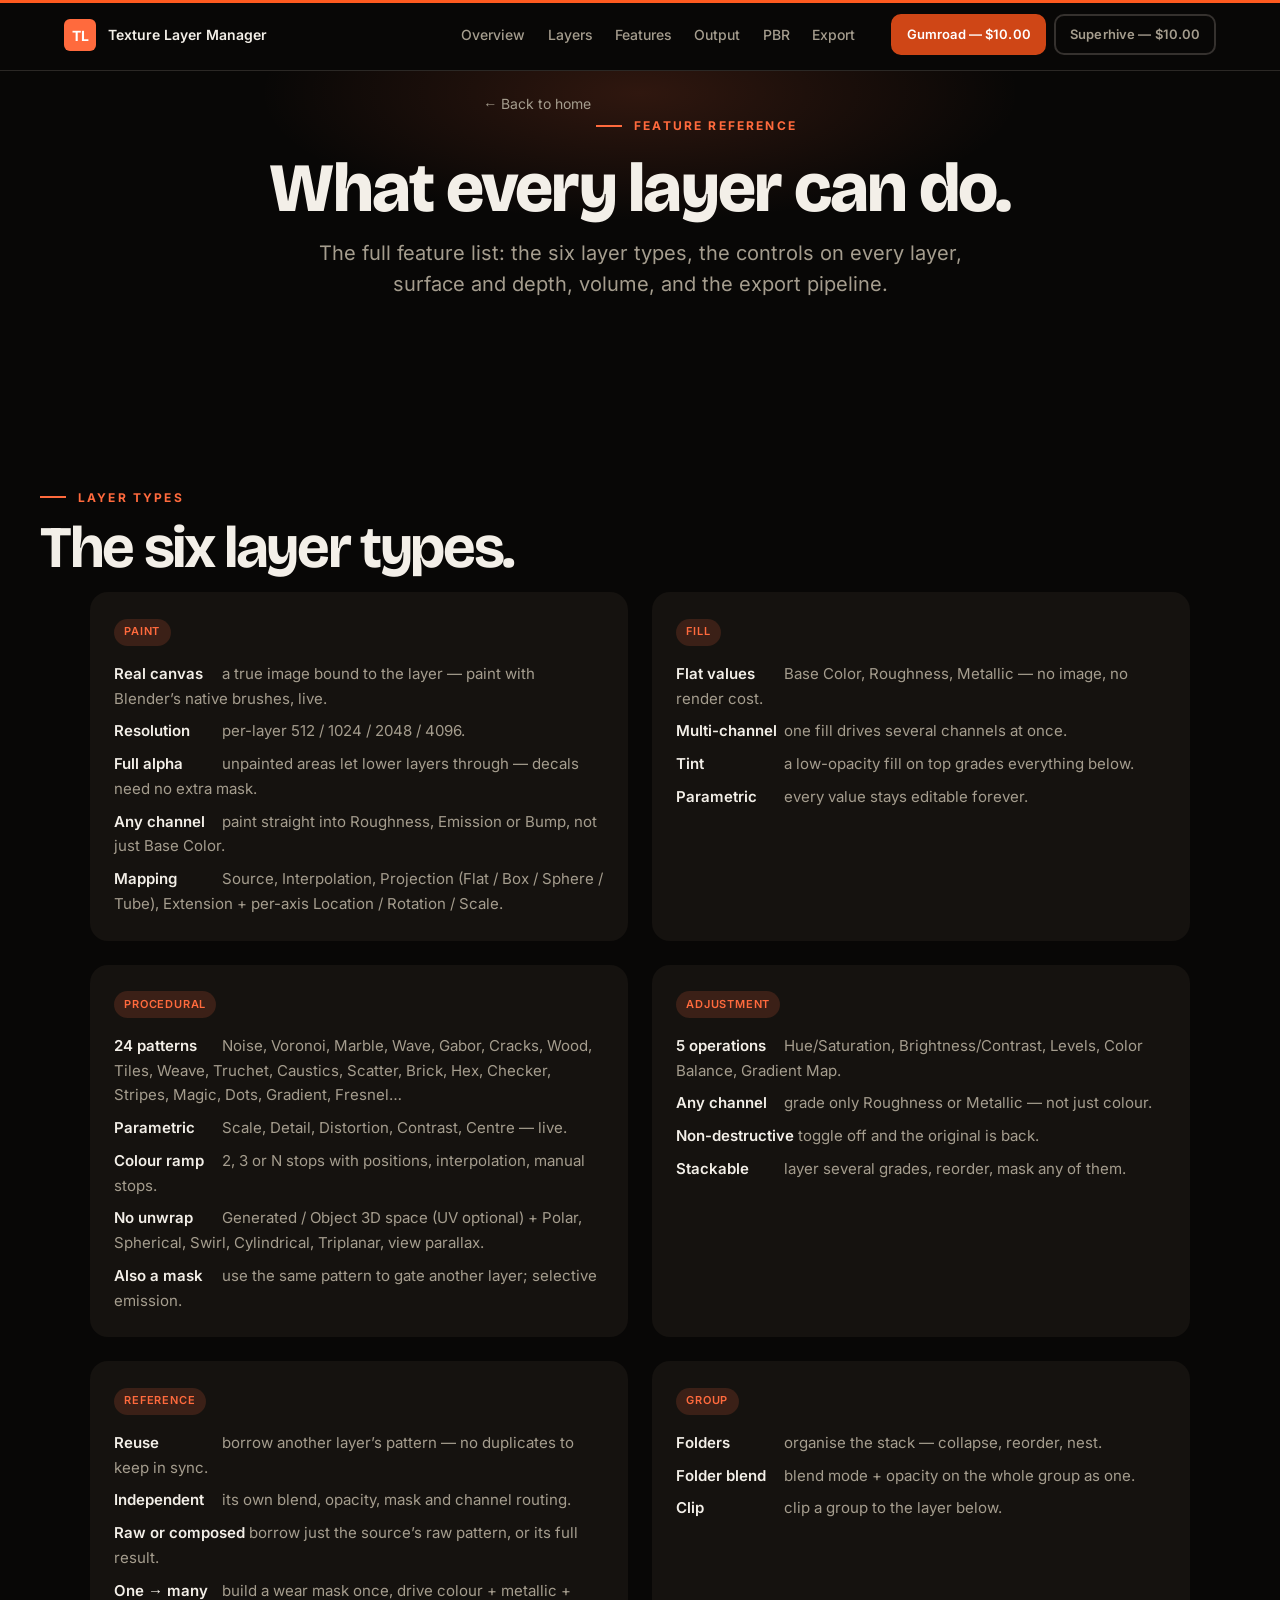
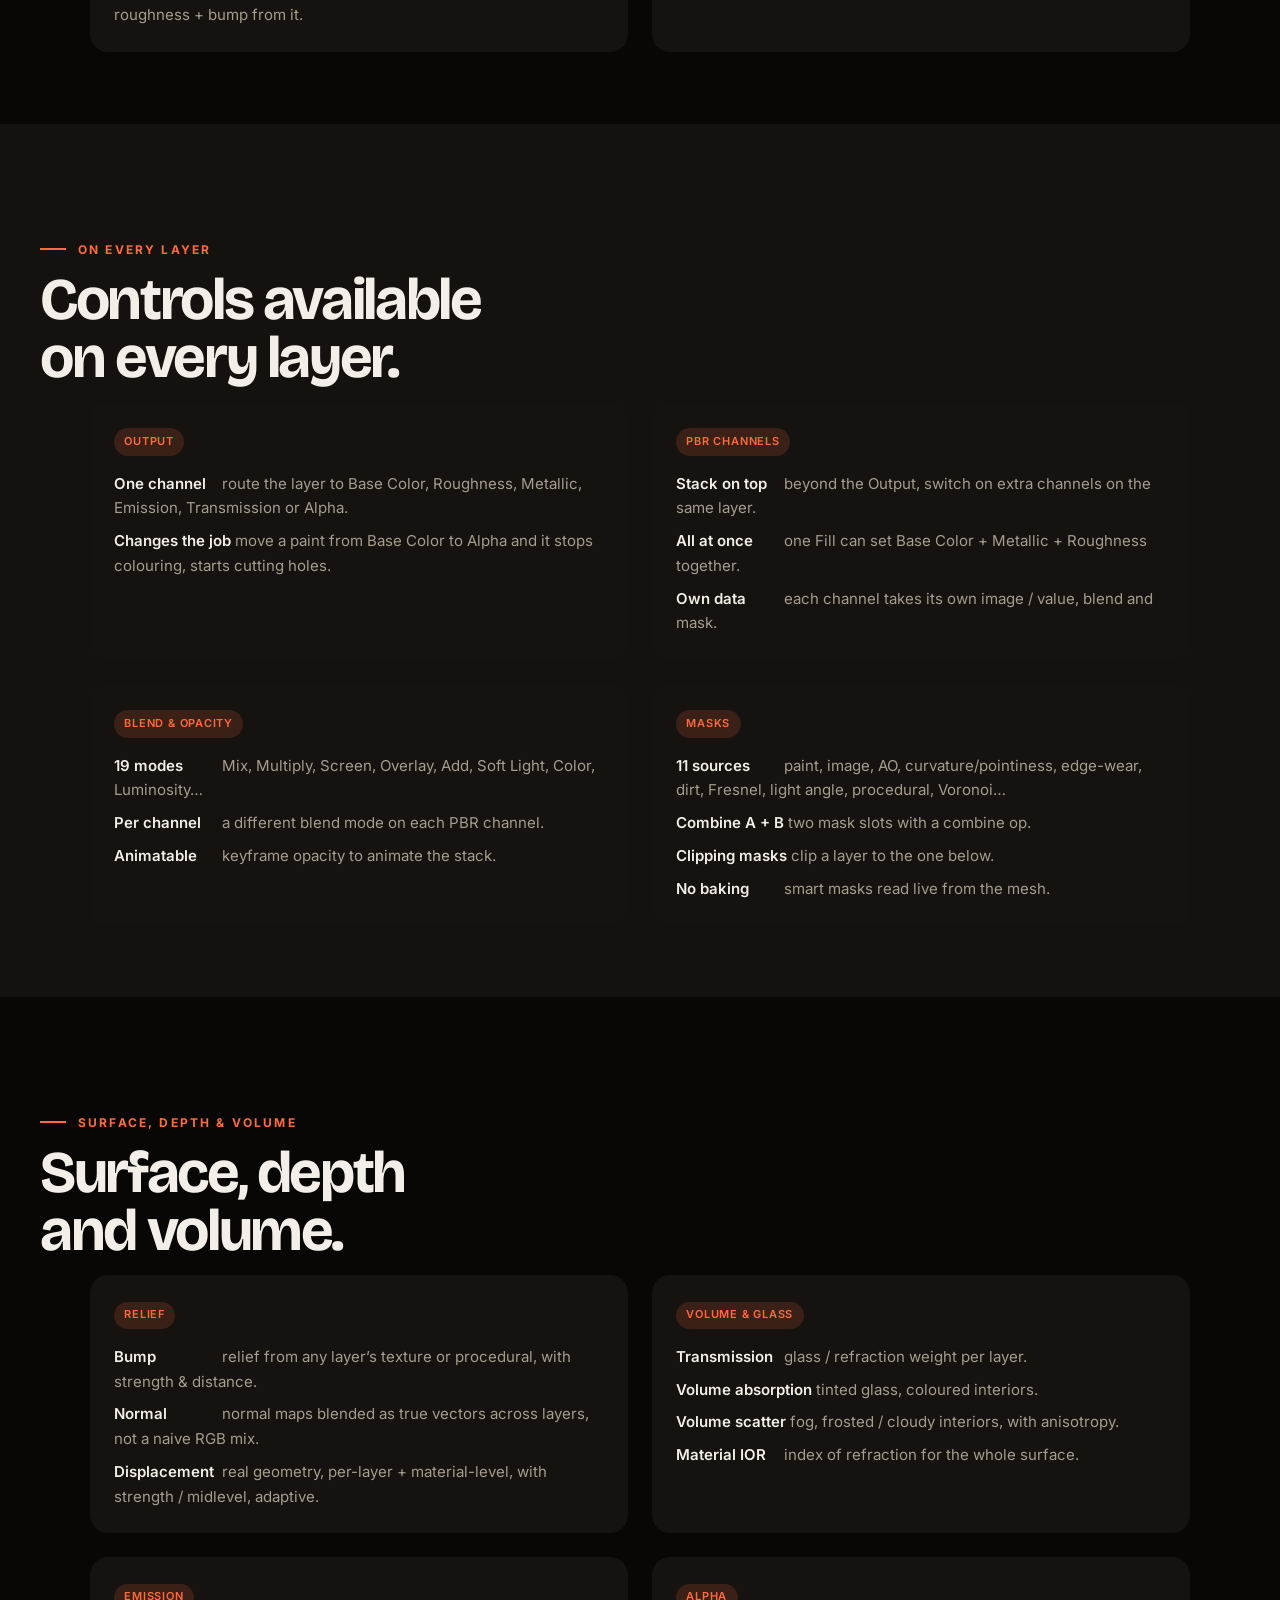
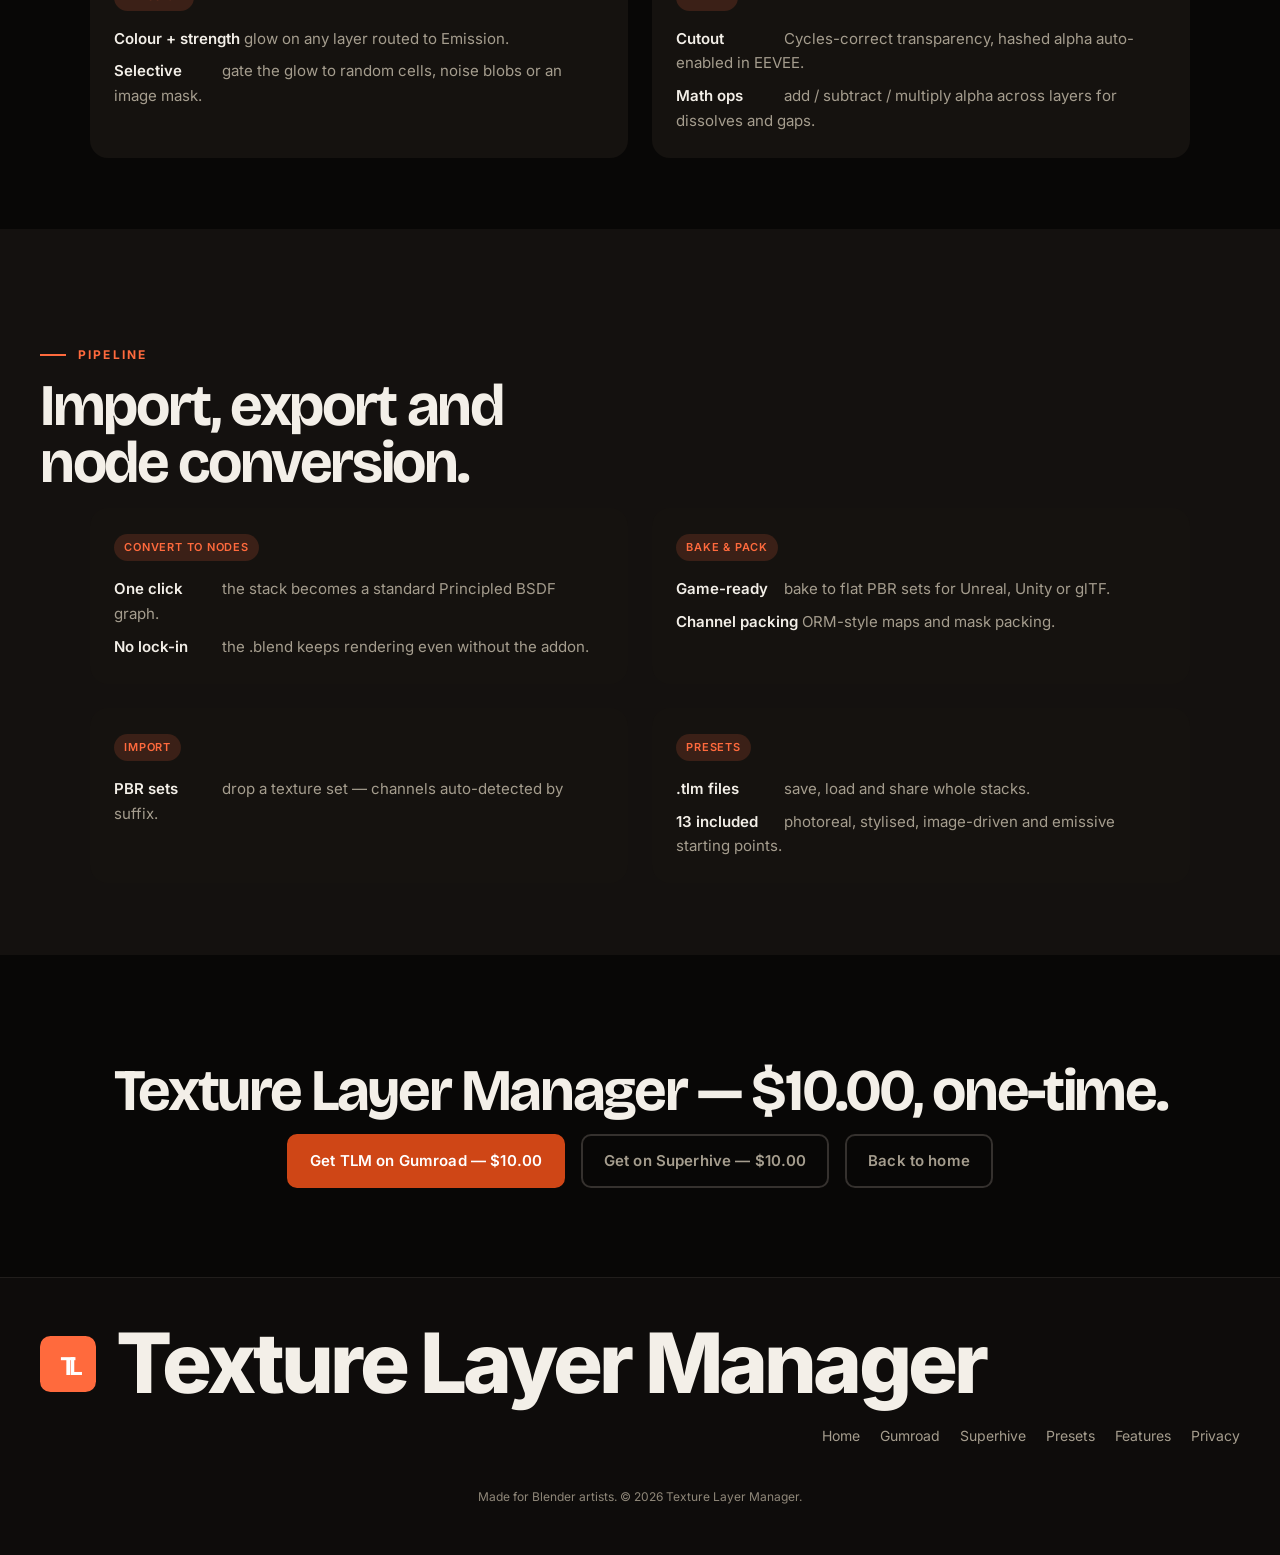
<file: features.html>
<!DOCTYPE html>
<html lang="en">

<head>
    <meta charset="UTF-8">
    <meta name="viewport" content="width=device-width, initial-scale=1.0">
    <title>Features — everything TLM can do, layer by layer</title>
    <meta name="description" content="The complete Texture Layer Manager feature reference: what every layer type can do (paint, fill, procedural, adjustment, reference, group), the controls on each layer, surface/depth/volume, procedurals, and the export pipeline.">
    <link rel="icon" href="assets/favicon.svg" type="image/svg+xml">
    <link rel="stylesheet" href="css/fonts.css">
    <link rel="stylesheet" href="css/variables.css">
    <link rel="stylesheet" href="css/base.css">
    <link rel="stylesheet" href="css/layout.css">
    <link rel="stylesheet" href="css/components.css">
    <link rel="stylesheet" href="css/sections.css">
    <link rel="stylesheet" href="css/animations.css">
    <link rel="stylesheet" href="css/polish.css?v=6">
    <link rel="stylesheet" href="css/bold.css">
</head>

<body>
    <nav class="nav nav--scrolled" id="nav">
        <div class="nav__inner">
            <a href="index.html" class="nav__brand">
                <svg class="nav__logo" viewBox="0 0 32 32" width="32" height="32" aria-hidden="true">
          <rect width="32" height="32" rx="6" fill="#ff6a3d"/>
          <text x="16" y="22" text-anchor="middle" fill="#fff" font-size="14" font-weight="700" font-family="Inter,sans-serif">TL</text>
        </svg>
                <span class="nav__brand-text">Texture Layer Manager</span>
            </a>
            <div class="nav__links" id="nav-links">
                <a href="index.html#overview" class="nav__link">Overview</a>
                <a href="index.html#layer-types" class="nav__link">Layers</a>
                <a href="features.html" class="nav__link">Features</a>
                <a href="index.html#channels" class="nav__link">Output</a>
                <a href="index.html#pbr-channels" class="nav__link">PBR</a>
                <a href="index.html#export" class="nav__link">Export</a>
            </div>
            <div class="nav__actions">
                <a href="https://eihort.gumroad.com/l/tlm" target="_blank" rel="noopener" class="btn btn--primary btn--sm nav__cta">Gumroad &mdash; $10.00</a>
                <a href="https://superhivemarket.com/products/257563" target="_blank" rel="noopener" class="btn btn--outline btn--sm nav__cta">Superhive &mdash; $10.00</a>
            </div>
            <button class="nav__hamburger" id="nav-hamburger" aria-label="Toggle menu"><span></span><span></span><span></span></button>
        </div>
    </nav>

    <main id="main">

    <header class="section layerhero">
        <div class="section__inner">
            <a href="index.html" class="layerhero__back">&larr; Back to home</a>
            <p class="section__eyebrow reveal">Feature reference</p>
            <h1 class="layerhero__title reveal">What every layer can do.</h1>
            <p class="layerhero__lead reveal">The full feature list: the six layer types, the controls on every layer, surface and depth, volume, and the export pipeline.</p>
        </div>
    </header>

    <!-- ════════ THE SIX LAYER TYPES ════════ -->
    <section class="section">
        <div class="section__inner">
            <p class="section__eyebrow reveal">Layer types</p>
            <h2 class="section__title reveal">The six layer types.</h2>
            <div class="branching__grid reveal">

                <div class="branching__example">
                    <span class="badge">Paint</span>
                    <ul class="branching__list">
                        <li><span class="branching__ch">Real canvas</span> a true image bound to the layer &mdash; paint with Blender&rsquo;s native brushes, live.</li>
                        <li><span class="branching__ch">Resolution</span> per-layer 512 / 1024 / 2048 / 4096.</li>
                        <li><span class="branching__ch">Full alpha</span> unpainted areas let lower layers through &mdash; decals need no extra mask.</li>
                        <li><span class="branching__ch">Any channel</span> paint straight into Roughness, Emission or Bump, not just Base Color.</li>
                        <li><span class="branching__ch">Mapping</span> Source, Interpolation, Projection (Flat / Box / Sphere / Tube), Extension + per-axis Location / Rotation / Scale.</li>
                    </ul>
                </div>

                <div class="branching__example">
                    <span class="badge">Fill</span>
                    <ul class="branching__list">
                        <li><span class="branching__ch">Flat values</span> Base Color, Roughness, Metallic &mdash; no image, no render cost.</li>
                        <li><span class="branching__ch">Multi-channel</span> one fill drives several channels at once.</li>
                        <li><span class="branching__ch">Tint</span> a low-opacity fill on top grades everything below.</li>
                        <li><span class="branching__ch">Parametric</span> every value stays editable forever.</li>
                    </ul>
                </div>

                <div class="branching__example">
                    <span class="badge">Procedural</span>
                    <ul class="branching__list">
                        <li><span class="branching__ch">24 patterns</span> Noise, Voronoi, Marble, Wave, Gabor, Cracks, Wood, Tiles, Weave, Truchet, Caustics, Scatter, Brick, Hex, Checker, Stripes, Magic, Dots, Gradient, Fresnel&hellip;</li>
                        <li><span class="branching__ch">Parametric</span> Scale, Detail, Distortion, Contrast, Centre &mdash; live.</li>
                        <li><span class="branching__ch">Colour ramp</span> 2, 3 or N stops with positions, interpolation, manual stops.</li>
                        <li><span class="branching__ch">No unwrap</span> Generated / Object 3D space (UV optional) + Polar, Spherical, Swirl, Cylindrical, Triplanar, view parallax.</li>
                        <li><span class="branching__ch">Also a mask</span> use the same pattern to gate another layer; selective emission.</li>
                    </ul>
                </div>

                <div class="branching__example">
                    <span class="badge">Adjustment</span>
                    <ul class="branching__list">
                        <li><span class="branching__ch">5 operations</span> Hue/Saturation, Brightness/Contrast, Levels, Color Balance, Gradient Map.</li>
                        <li><span class="branching__ch">Any channel</span> grade only Roughness or Metallic &mdash; not just colour.</li>
                        <li><span class="branching__ch">Non-destructive</span> toggle off and the original is back.</li>
                        <li><span class="branching__ch">Stackable</span> layer several grades, reorder, mask any of them.</li>
                    </ul>
                </div>

                <div class="branching__example">
                    <span class="badge">Reference</span>
                    <ul class="branching__list">
                        <li><span class="branching__ch">Reuse</span> borrow another layer&rsquo;s pattern &mdash; no duplicates to keep in sync.</li>
                        <li><span class="branching__ch">Independent</span> its own blend, opacity, mask and channel routing.</li>
                        <li><span class="branching__ch">Raw or composed</span> borrow just the source&rsquo;s raw pattern, or its full result.</li>
                        <li><span class="branching__ch">One &rarr; many</span> build a wear mask once, drive colour + metallic + roughness + bump from it.</li>
                    </ul>
                </div>

                <div class="branching__example">
                    <span class="badge">Group</span>
                    <ul class="branching__list">
                        <li><span class="branching__ch">Folders</span> organise the stack &mdash; collapse, reorder, nest.</li>
                        <li><span class="branching__ch">Folder blend</span> blend mode + opacity on the whole group as one.</li>
                        <li><span class="branching__ch">Clip</span> clip a group to the layer below.</li>
                    </ul>
                </div>

            </div>
        </div>
    </section>

    <!-- ════════ ON EVERY LAYER ════════ -->
    <section class="section blend-section">
        <div class="section__inner">
            <p class="section__eyebrow reveal">On every layer</p>
            <h2 class="section__title reveal">Controls available on every layer.</h2>
            <div class="branching__grid reveal">

                <div class="branching__example">
                    <span class="badge">Output</span>
                    <ul class="branching__list">
                        <li><span class="branching__ch">One channel</span> route the layer to Base Color, Roughness, Metallic, Emission, Transmission or Alpha.</li>
                        <li><span class="branching__ch">Changes the job</span> move a paint from Base Color to Alpha and it stops colouring, starts cutting holes.</li>
                    </ul>
                </div>

                <div class="branching__example">
                    <span class="badge">PBR Channels</span>
                    <ul class="branching__list">
                        <li><span class="branching__ch">Stack on top</span> beyond the Output, switch on extra channels on the same layer.</li>
                        <li><span class="branching__ch">All at once</span> one Fill can set Base Color + Metallic + Roughness together.</li>
                        <li><span class="branching__ch">Own data</span> each channel takes its own image / value, blend and mask.</li>
                    </ul>
                </div>

                <div class="branching__example">
                    <span class="badge">Blend &amp; opacity</span>
                    <ul class="branching__list">
                        <li><span class="branching__ch">19 modes</span> Mix, Multiply, Screen, Overlay, Add, Soft Light, Color, Luminosity&hellip;</li>
                        <li><span class="branching__ch">Per channel</span> a different blend mode on each PBR channel.</li>
                        <li><span class="branching__ch">Animatable</span> keyframe opacity to animate the stack.</li>
                    </ul>
                </div>

                <div class="branching__example">
                    <span class="badge">Masks</span>
                    <ul class="branching__list">
                        <li><span class="branching__ch">11 sources</span> paint, image, AO, curvature/pointiness, edge-wear, dirt, Fresnel, light angle, procedural, Voronoi&hellip;</li>
                        <li><span class="branching__ch">Combine A + B</span> two mask slots with a combine op.</li>
                        <li><span class="branching__ch">Clipping masks</span> clip a layer to the one below.</li>
                        <li><span class="branching__ch">No baking</span> smart masks read live from the mesh.</li>
                    </ul>
                </div>

            </div>
        </div>
    </section>

    <!-- ════════ SURFACE / DEPTH / VOLUME ════════ -->
    <section class="section">
        <div class="section__inner">
            <p class="section__eyebrow reveal">Surface, depth &amp; volume</p>
            <h2 class="section__title reveal">Surface, depth and volume.</h2>
            <div class="branching__grid reveal">

                <div class="branching__example">
                    <span class="badge">Relief</span>
                    <ul class="branching__list">
                        <li><span class="branching__ch">Bump</span> relief from any layer&rsquo;s texture or procedural, with strength &amp; distance.</li>
                        <li><span class="branching__ch">Normal</span> normal maps blended as true vectors across layers, not a naive RGB mix.</li>
                        <li><span class="branching__ch">Displacement</span> real geometry, per-layer + material-level, with strength / midlevel, adaptive.</li>
                    </ul>
                </div>

                <div class="branching__example">
                    <span class="badge">Volume &amp; glass</span>
                    <ul class="branching__list">
                        <li><span class="branching__ch">Transmission</span> glass / refraction weight per layer.</li>
                        <li><span class="branching__ch">Volume absorption</span> tinted glass, coloured interiors.</li>
                        <li><span class="branching__ch">Volume scatter</span> fog, frosted / cloudy interiors, with anisotropy.</li>
                        <li><span class="branching__ch">Material IOR</span> index of refraction for the whole surface.</li>
                    </ul>
                </div>

                <div class="branching__example">
                    <span class="badge">Emission</span>
                    <ul class="branching__list">
                        <li><span class="branching__ch">Colour + strength</span> glow on any layer routed to Emission.</li>
                        <li><span class="branching__ch">Selective</span> gate the glow to random cells, noise blobs or an image mask.</li>
                    </ul>
                </div>

                <div class="branching__example">
                    <span class="badge">Alpha</span>
                    <ul class="branching__list">
                        <li><span class="branching__ch">Cutout</span> Cycles-correct transparency, hashed alpha auto-enabled in EEVEE.</li>
                        <li><span class="branching__ch">Math ops</span> add / subtract / multiply alpha across layers for dissolves and gaps.</li>
                    </ul>
                </div>

            </div>
        </div>
    </section>

    <!-- ════════ PIPELINE ════════ -->
    <section class="section io-section" id="export">
        <div class="section__inner">
            <p class="section__eyebrow reveal">Pipeline</p>
            <h2 class="section__title reveal">Import, export and node conversion.</h2>
            <div class="branching__grid reveal">

                <div class="branching__example">
                    <span class="badge">Convert to nodes</span>
                    <ul class="branching__list">
                        <li><span class="branching__ch">One click</span> the stack becomes a standard Principled BSDF graph.</li>
                        <li><span class="branching__ch">No lock-in</span> the .blend keeps rendering even without the addon.</li>
                    </ul>
                </div>

                <div class="branching__example">
                    <span class="badge">Bake &amp; pack</span>
                    <ul class="branching__list">
                        <li><span class="branching__ch">Game-ready</span> bake to flat PBR sets for Unreal, Unity or glTF.</li>
                        <li><span class="branching__ch">Channel packing</span> ORM-style maps and mask packing.</li>
                    </ul>
                </div>

                <div class="branching__example">
                    <span class="badge">Import</span>
                    <ul class="branching__list">
                        <li><span class="branching__ch">PBR sets</span> drop a texture set &mdash; channels auto-detected by suffix.</li>
                    </ul>
                </div>

                <div class="branching__example">
                    <span class="badge">Presets</span>
                    <ul class="branching__list">
                        <li><span class="branching__ch">.tlm files</span> save, load and share whole stacks.</li>
                        <li><span class="branching__ch">13 included</span> photoreal, stylised, image-driven and emissive starting points.</li>
                    </ul>
                </div>

            </div>
        </div>
    </section>

    <!-- ════════ CTA ════════ -->
    <section class="section ctaband">
        <div class="section__inner" style="text-align:center">
            <h2 class="section__title reveal" style="max-width:none;text-align:center">Texture Layer Manager &mdash; $10.00, one-time.</h2>
            <div style="display:flex;gap:var(--space-4);justify-content:center;flex-wrap:wrap;margin-top:var(--space-8)">
                <a href="https://eihort.gumroad.com/l/tlm" target="_blank" rel="noopener" class="btn btn--primary btn--lg">Get TLM on Gumroad &mdash; $10.00</a>
                <a href="https://superhivemarket.com/products/257563" target="_blank" rel="noopener" class="btn btn--outline btn--lg">Get on Superhive &mdash; $10.00</a>
                <a href="index.html" class="btn btn--outline btn--lg">Back to home</a>
            </div>
        </div>
    </section>

    </main>

    <footer class="footer">
        <div class="footer__inner">
            <div class="footer__brand">
                <svg width="28" height="28" viewBox="0 0 32 32" aria-hidden="true">
          <rect width="32" height="32" rx="6" fill="#ff6a3d"/>
          <text x="16" y="22" text-anchor="middle" fill="#fff" font-size="14" font-weight="700" font-family="Inter,sans-serif">TL</text>
        </svg>
                <span>Texture Layer Manager</span>
            </div>
            <div class="footer__links">
                <a href="index.html">Home</a><a href="https://eihort.gumroad.com/l/tlm" target="_blank" rel="noopener">Gumroad</a><a href="https://superhivemarket.com/products/257563" target="_blank" rel="noopener">Superhive</a><a href="presets.html">Presets</a><a href="features.html">Features</a><a href="privacy.html">Privacy</a>
            </div>
            <p class="footer__copy">Made for Blender artists. &copy; 2026 Texture Layer Manager.</p>
        </div>
    </footer>
    <script src="js/main.js"></script>
</body>

</html>
</file>
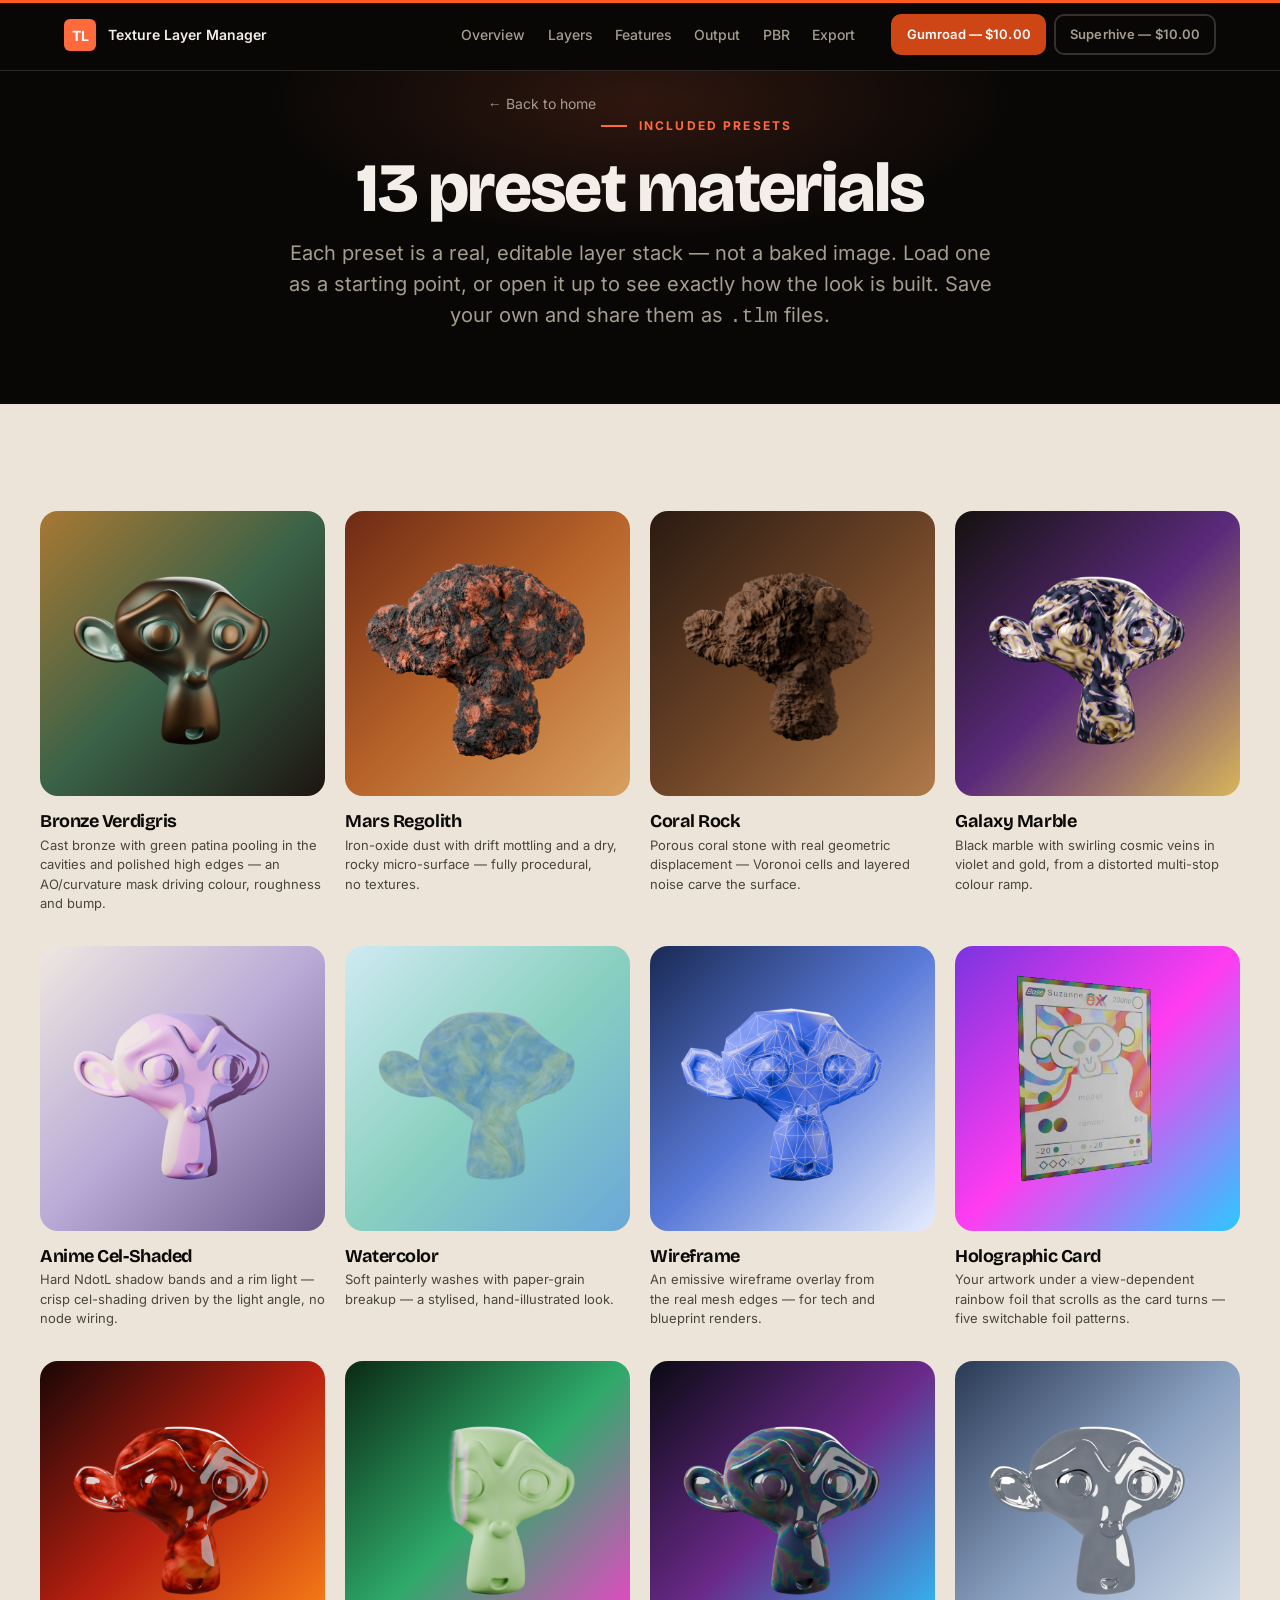
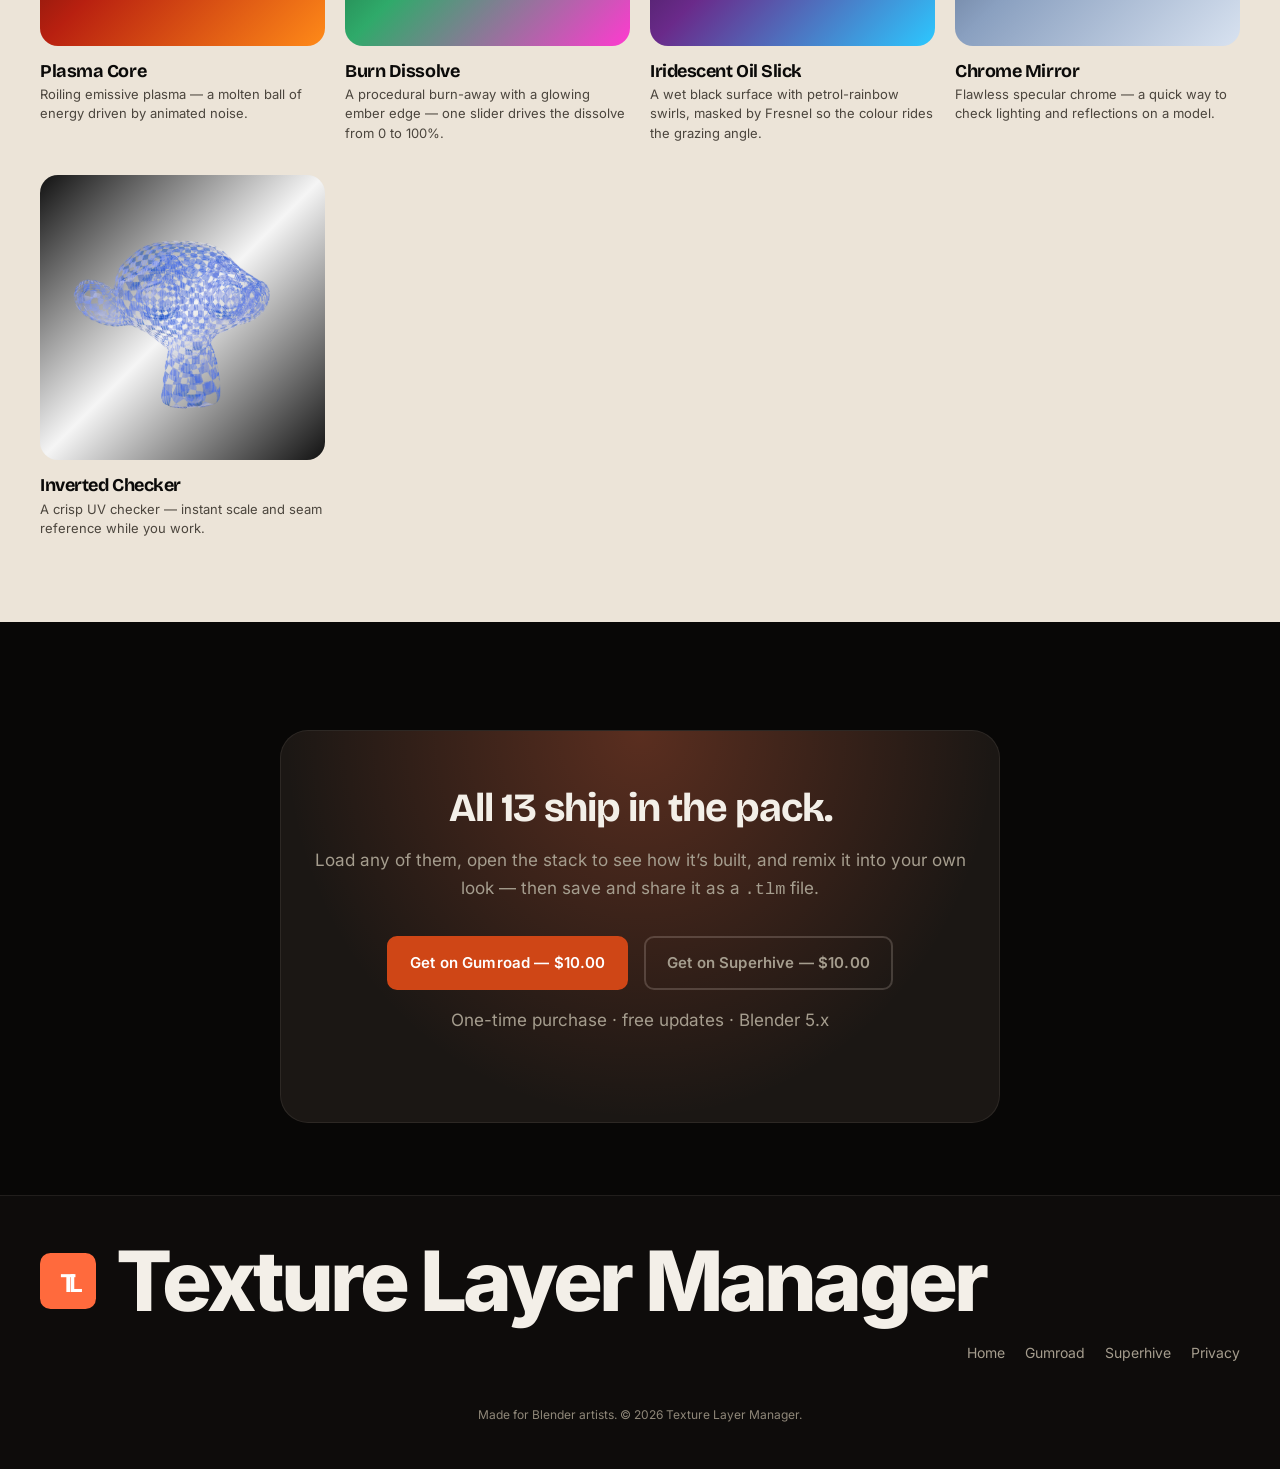
<file: presets.html>
<!DOCTYPE html>
<html lang="en">

<head>
    <meta charset="UTF-8">
    <meta name="viewport" content="width=device-width, initial-scale=1.0">
    <title>Included Presets — Texture Layer Manager</title>
    <meta name="description" content="The 13 preset materials that ship with Texture Layer Manager — photoreal surfaces, stylised NPR, image-driven effects and emissive looks. Each is a real, editable layer stack you can take apart, and presets save/load as .tlm files.">
    <link rel="icon" href="assets/favicon.svg" type="image/svg+xml">
    <link rel="stylesheet" href="css/fonts.css">
    <link rel="stylesheet" href="css/variables.css">
    <link rel="stylesheet" href="css/base.css">
    <link rel="stylesheet" href="css/layout.css">
    <link rel="stylesheet" href="css/components.css">
    <link rel="stylesheet" href="css/sections.css">
    <link rel="stylesheet" href="css/animations.css">
    <link rel="stylesheet" href="css/polish.css?v=6">
    <link rel="stylesheet" href="css/bold.css">
</head>

<body>
    <nav class="nav nav--scrolled" id="nav">
        <div class="nav__inner">
            <a href="index.html" class="nav__brand">
                <svg class="nav__logo" viewBox="0 0 32 32" width="32" height="32" aria-hidden="true">
          <rect width="32" height="32" rx="6" fill="#ff6a3d"/>
          <text x="16" y="22" text-anchor="middle" fill="#fff" font-size="14" font-weight="700" font-family="Inter,sans-serif">TL</text>
        </svg>
                <span class="nav__brand-text">Texture Layer Manager</span>
            </a>
            <div class="nav__links" id="nav-links">
                <a href="index.html#overview" class="nav__link">Overview</a>
                <a href="index.html#layer-types" class="nav__link">Layers</a>
                <a href="features.html" class="nav__link">Features</a>
                <a href="index.html#channels" class="nav__link">Output</a>
                <a href="index.html#pbr-channels" class="nav__link">PBR</a>
                <a href="index.html#export" class="nav__link">Export</a>
            </div>
            <div class="nav__actions">
                <a href="https://eihort.gumroad.com/l/tlm" target="_blank" rel="noopener" class="btn btn--primary btn--sm nav__cta">Gumroad &mdash; $10.00</a>
                <a href="https://superhivemarket.com/products/257563" target="_blank" rel="noopener" class="btn btn--outline btn--sm nav__cta">Superhive &mdash; $10.00</a>
            </div>
            <button class="nav__hamburger" id="nav-hamburger" aria-label="Toggle menu"><span></span><span></span><span></span></button>
        </div>
    </nav>

    <main id="main">

    <header class="section layerhero">
        <div class="section__inner">
            <a href="index.html" class="layerhero__back">&larr; Back to home</a>
            <p class="section__eyebrow reveal">Included presets</p>
            <h1 class="layerhero__title reveal">13 preset materials</h1>
            <p class="layerhero__lead reveal">Each preset is a real, editable layer stack &mdash; not a baked image. Load one as a starting point, or open it up to see exactly how the look is built. Save your own and share them as <code>.tlm</code> files.</p>
        </div>
    </header>

    <section class="section presets-section">
        <div class="section__inner">
            <div class="presets__strip reveal">
                <div class="presets__card">
                    <div class="presets__preview presets__preview--bronze-verdigris-patina" role="img" aria-label="Bronze Verdigris Patina preset"></div>
                    <h4>Bronze Verdigris</h4>
                    <p>Cast bronze with green patina pooling in the cavities and polished high edges &mdash; an AO/curvature mask driving colour, roughness and bump.</p>
                </div>
                <div class="presets__card">
                    <div class="presets__preview presets__preview--mars" role="img" aria-label="Mars Regolith preset"></div>
                    <h4>Mars Regolith</h4>
                    <p>Iron-oxide dust with drift mottling and a dry, rocky micro-surface &mdash; fully procedural, no textures.</p>
                </div>
                <div class="presets__card">
                    <div class="presets__preview presets__preview--coral-rock" role="img" aria-label="Coral Rock preset"></div>
                    <h4>Coral Rock</h4>
                    <p>Porous coral stone with real geometric displacement &mdash; Voronoi cells and layered noise carve the surface.</p>
                </div>
                <div class="presets__card">
                    <div class="presets__preview presets__preview--galaxy-marble" role="img" aria-label="Galaxy Marble preset"></div>
                    <h4>Galaxy Marble</h4>
                    <p>Black marble with swirling cosmic veins in violet and gold, from a distorted multi-stop colour ramp.</p>
                </div>
                <div class="presets__card">
                    <div class="presets__preview presets__preview--anime-genshin-hero" role="img" aria-label="Anime Cel-Shaded preset"></div>
                    <h4>Anime Cel-Shaded</h4>
                    <p>Hard NdotL shadow bands and a rim light &mdash; crisp cel-shading driven by the light angle, no node wiring.</p>
                </div>
                <div class="presets__card">
                    <div class="presets__preview presets__preview--watercolor" role="img" aria-label="Watercolor preset"></div>
                    <h4>Watercolor</h4>
                    <p>Soft painterly washes with paper-grain breakup &mdash; a stylised, hand-illustrated look.</p>
                </div>
                <div class="presets__card">
                    <div class="presets__preview presets__preview--wireframe" role="img" aria-label="Wireframe preset"></div>
                    <h4>Wireframe</h4>
                    <p>An emissive wireframe overlay from the real mesh edges &mdash; for tech and blueprint renders.</p>
                </div>
                <div class="presets__card">
                    <div class="presets__preview presets__preview--holo-card" role="img" aria-label="Holographic Card preset"></div>
                    <h4>Holographic Card</h4>
                    <p>Your artwork under a view-dependent rainbow foil that scrolls as the card turns &mdash; five switchable foil patterns.</p>
                </div>
                <div class="presets__card">
                    <div class="presets__preview presets__preview--plasma-core" role="img" aria-label="Plasma Core preset"></div>
                    <h4>Plasma Core</h4>
                    <p>Roiling emissive plasma &mdash; a molten ball of energy driven by animated noise.</p>
                </div>
                <div class="presets__card">
                    <div class="presets__preview presets__preview--burn-dissolve" role="img" aria-label="Burn Dissolve preset"></div>
                    <h4>Burn Dissolve</h4>
                    <p>A procedural burn-away with a glowing ember edge &mdash; one slider drives the dissolve from 0 to 100%.</p>
                </div>
                <div class="presets__card">
                    <div class="presets__preview presets__preview--oil-slick" role="img" aria-label="Iridescent Oil Slick preset"></div>
                    <h4>Iridescent Oil Slick</h4>
                    <p>A wet black surface with petrol-rainbow swirls, masked by Fresnel so the colour rides the grazing angle.</p>
                </div>
                <div class="presets__card">
                    <div class="presets__preview presets__preview--mirror" role="img" aria-label="Chrome Mirror preset"></div>
                    <h4>Chrome Mirror</h4>
                    <p>Flawless specular chrome &mdash; a quick way to check lighting and reflections on a model.</p>
                </div>
                <div class="presets__card">
                    <div class="presets__preview presets__preview--inverted-checker" role="img" aria-label="Inverted Checker preset"></div>
                    <h4>Inverted Checker</h4>
                    <p>A crisp UV checker &mdash; instant scale and seam reference while you work.</p>
                </div>
            </div>
        </div>
    </section>

    <section class="section ctaband">
        <div class="ctaband__inner reveal">
            <h2>All 13 ship in the pack.</h2>
            <p>Load any of them, open the stack to see how it&rsquo;s built, and remix it into your own look &mdash; then save and share it as a <code>.tlm</code> file.</p>
            <div style="display:flex;gap:var(--space-4);justify-content:center;flex-wrap:wrap;margin:var(--space-6) 0 var(--space-4)">
                <a href="https://eihort.gumroad.com/l/tlm" target="_blank" rel="noopener" class="btn btn--primary btn--lg">Get on Gumroad &mdash; $10.00</a>
                <a href="https://superhivemarket.com/products/257563" target="_blank" rel="noopener" class="btn btn--outline btn--lg">Get on Superhive &mdash; $10.00</a>
            </div>
            <p class="ctaband__note">One-time purchase &middot; free updates &middot; Blender 5.x</p>
        </div>
    </section>

    </main>

    <footer class="footer">
        <div class="footer__inner">
            <div class="footer__brand">
                <svg width="28" height="28" viewBox="0 0 32 32" aria-hidden="true">
          <rect width="32" height="32" rx="6" fill="#ff6a3d"/>
          <text x="16" y="22" text-anchor="middle" fill="#fff" font-size="14" font-weight="700" font-family="Inter,sans-serif">TL</text>
        </svg>
                <span>Texture Layer Manager</span>
            </div>
            <div class="footer__links">
                <a href="index.html">Home</a><a href="https://eihort.gumroad.com/l/tlm" target="_blank" rel="noopener">Gumroad</a><a href="https://superhivemarket.com/products/257563" target="_blank" rel="noopener">Superhive</a><a href="privacy.html">Privacy</a>
            </div>
            <p class="footer__copy">Made for Blender artists. &copy; 2026 Texture Layer Manager.</p>
        </div>
    </footer>
    <script src="js/main.js"></script>
</body>

</html>
</file>
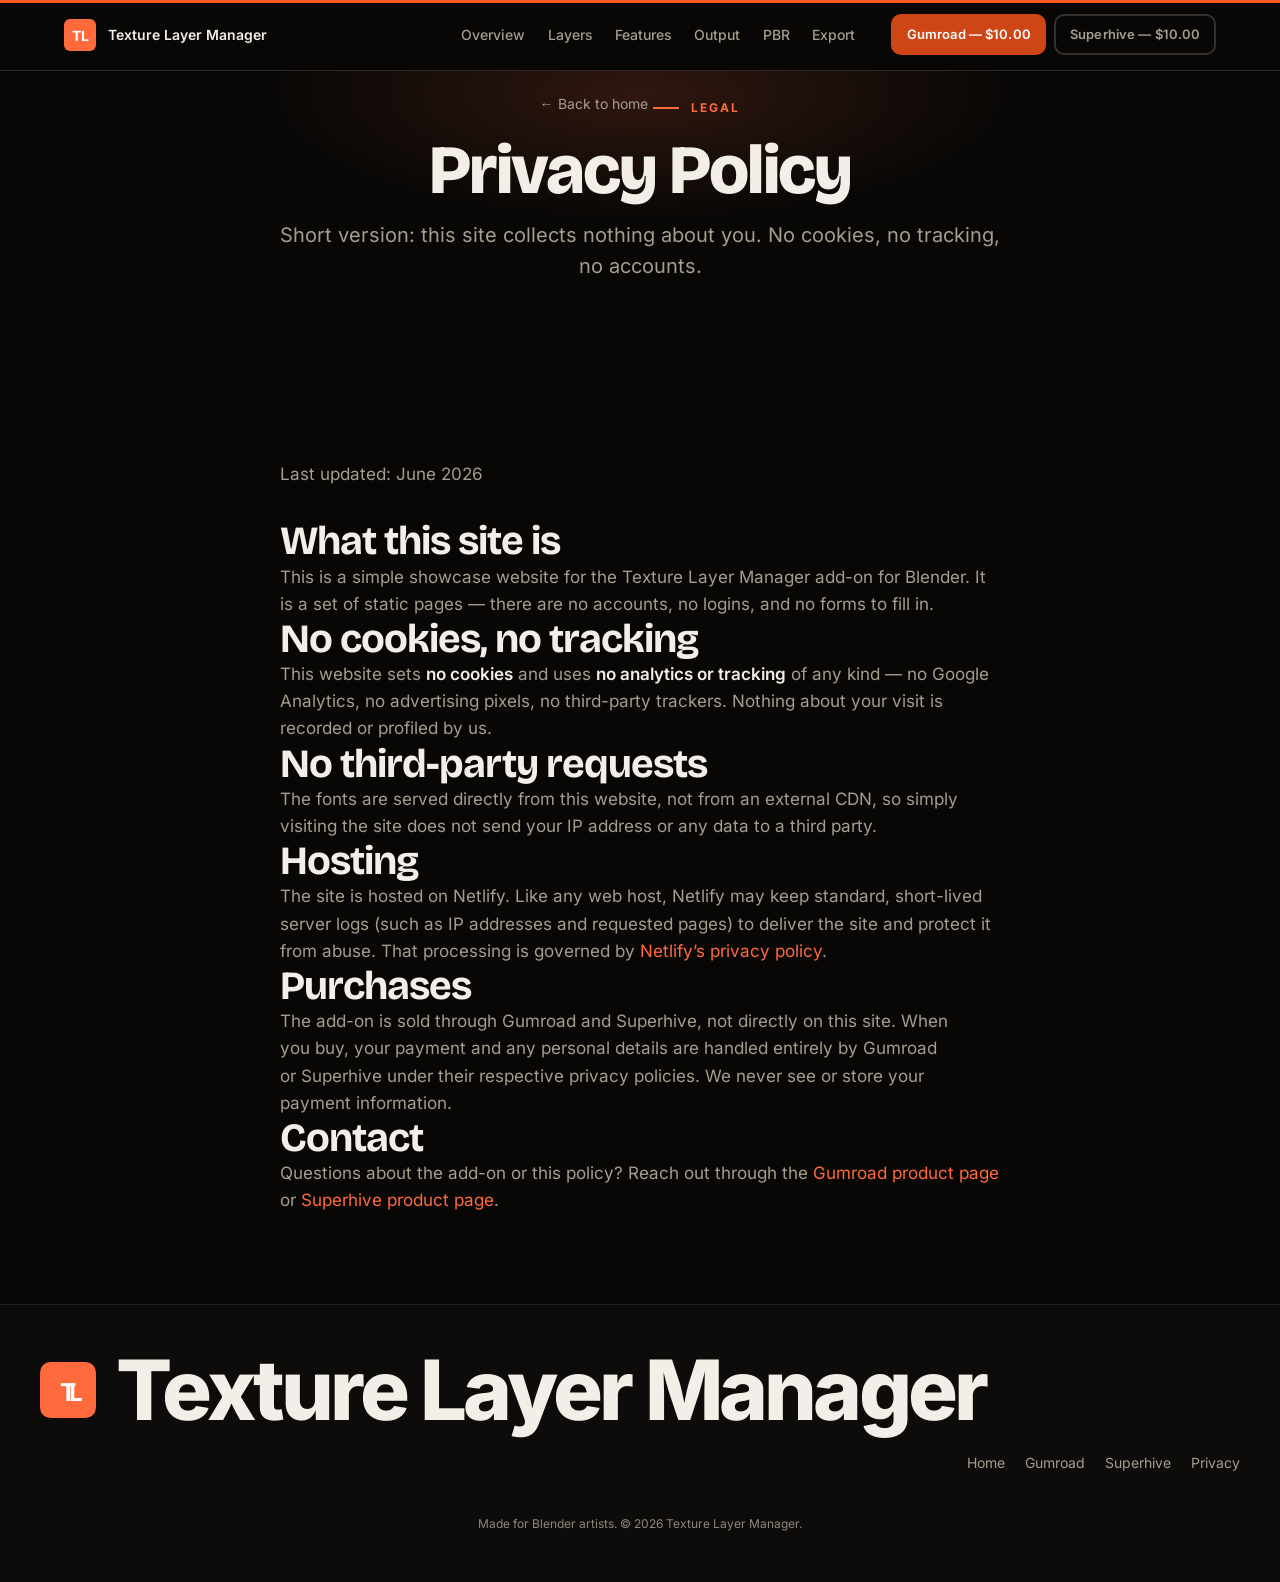
<file: privacy.html>
<!DOCTYPE html>
<html lang="en">

<head>
    <meta charset="UTF-8">
    <meta name="viewport" content="width=device-width, initial-scale=1.0">
    <title>Privacy Policy — Texture Layer Manager</title>
    <meta name="description" content="Privacy policy for the Texture Layer Manager website: no cookies, no tracking, no personal data collected.">
    <link rel="icon" href="assets/favicon.svg" type="image/svg+xml">
    <link rel="stylesheet" href="css/fonts.css">
    <link rel="stylesheet" href="css/variables.css">
    <link rel="stylesheet" href="css/base.css">
    <link rel="stylesheet" href="css/layout.css">
    <link rel="stylesheet" href="css/components.css">
    <link rel="stylesheet" href="css/sections.css">
    <link rel="stylesheet" href="css/bento.css">
    <link rel="stylesheet" href="css/animations.css">
    <link rel="stylesheet" href="css/polish.css?v=6">
    <link rel="stylesheet" href="css/bold.css">
</head>

<body>
    <nav class="nav nav--scrolled" id="nav">
        <div class="nav__inner">
            <a href="index.html" class="nav__brand">
                <svg class="nav__logo" viewBox="0 0 32 32" width="32" height="32" aria-hidden="true">
          <rect width="32" height="32" rx="6" fill="#ff6a3d"/>
          <text x="16" y="22" text-anchor="middle" fill="#fff" font-size="14" font-weight="700" font-family="Inter,sans-serif">TL</text>
        </svg>
                <span class="nav__brand-text">Texture Layer Manager</span>
            </a>
            <div class="nav__links" id="nav-links">
                <a href="index.html#overview" class="nav__link">Overview</a>
                <a href="index.html#layer-types" class="nav__link">Layers</a>
                <a href="features.html" class="nav__link">Features</a>
                <a href="index.html#channels" class="nav__link">Output</a>
                <a href="index.html#pbr-channels" class="nav__link">PBR</a>
                <a href="index.html#export" class="nav__link">Export</a>
            </div>
            <div class="nav__actions">
                <a href="https://eihort.gumroad.com/l/tlm" target="_blank" rel="noopener" class="btn btn--primary btn--sm nav__cta">Gumroad &mdash; $10.00</a>
                <a href="https://superhivemarket.com/products/257563" target="_blank" rel="noopener" class="btn btn--outline btn--sm nav__cta">Superhive &mdash; $10.00</a>
            </div>
            <button class="nav__hamburger" id="nav-hamburger" aria-label="Toggle menu"><span></span><span></span><span></span></button>
        </div>
    </nav>

    <main id="main">

    <header class="section layerhero">
        <div class="section__inner">
            <a href="index.html" class="layerhero__back">&larr; Back to home</a>
            <p class="section__eyebrow">Legal</p>
            <h1 class="layerhero__title">Privacy Policy</h1>
            <p class="layerhero__lead">Short version: this site collects nothing about you. No cookies, no tracking, no accounts.</p>
        </div>
    </header>

    <section class="section">
        <div class="section__inner" style="max-width:var(--max-width-text)">
            <p style="color:var(--color-text-sub);margin-bottom:var(--space-8)">Last updated: June 2026</p>

            <h2>What this site is</h2>
            <p>This is a simple showcase website for the Texture Layer Manager add-on for Blender. It is a set of static pages &mdash; there are no accounts, no logins, and no forms to fill in.</p>

            <h2>No cookies, no tracking</h2>
            <p>This website sets <strong>no cookies</strong> and uses <strong>no analytics or tracking</strong> of any kind &mdash; no Google Analytics, no advertising pixels, no third-party trackers. Nothing about your visit is recorded or profiled by us.</p>

            <h2>No third-party requests</h2>
            <p>The fonts are served directly from this website, not from an external CDN, so simply visiting the site does not send your IP address or any data to a third party.</p>

            <h2>Hosting</h2>
            <p>The site is hosted on Netlify. Like any web host, Netlify may keep standard, short-lived server logs (such as IP addresses and requested pages) to deliver the site and protect it from abuse. That processing is governed by <a href="https://www.netlify.com/privacy/"
                    target="_blank" rel="noopener">Netlify&rsquo;s privacy policy</a>.</p>

            <h2>Purchases</h2>
            <p>The add-on is sold through Gumroad and Superhive, not directly on this site. When you buy, your payment and any personal details are handled entirely by Gumroad or Superhive under their respective privacy policies. We never see or store your payment information.</p>

            <h2>Contact</h2>
            <p>Questions about the add-on or this policy? Reach out through the <a href="https://eihort.gumroad.com/l/tlm" target="_blank" rel="noopener">Gumroad product page</a> or <a href="https://superhivemarket.com/products/257563" target="_blank" rel="noopener">Superhive product page</a>.</p>
        </div>
    </section>

    </main>

    <footer class="footer">
        <div class="footer__inner">
            <div class="footer__brand">
                <svg width="28" height="28" viewBox="0 0 32 32" aria-hidden="true">
          <rect width="32" height="32" rx="6" fill="#ff6a3d"/>
          <text x="16" y="22" text-anchor="middle" fill="#fff" font-size="14" font-weight="700" font-family="Inter,sans-serif">TL</text>
        </svg>
                <span>Texture Layer Manager</span>
            </div>
            <div class="footer__links">
                <a href="index.html">Home</a><a href="https://eihort.gumroad.com/l/tlm" target="_blank" rel="noopener">Gumroad</a><a href="https://superhivemarket.com/products/257563" target="_blank" rel="noopener">Superhive</a><a href="privacy.html">Privacy</a>
            </div>
            <p class="footer__copy">Made for Blender artists. &copy; 2026 Texture Layer Manager.</p>
        </div>
    </footer>
    <script src="js/main.js"></script>
</body>

</html>
</file>
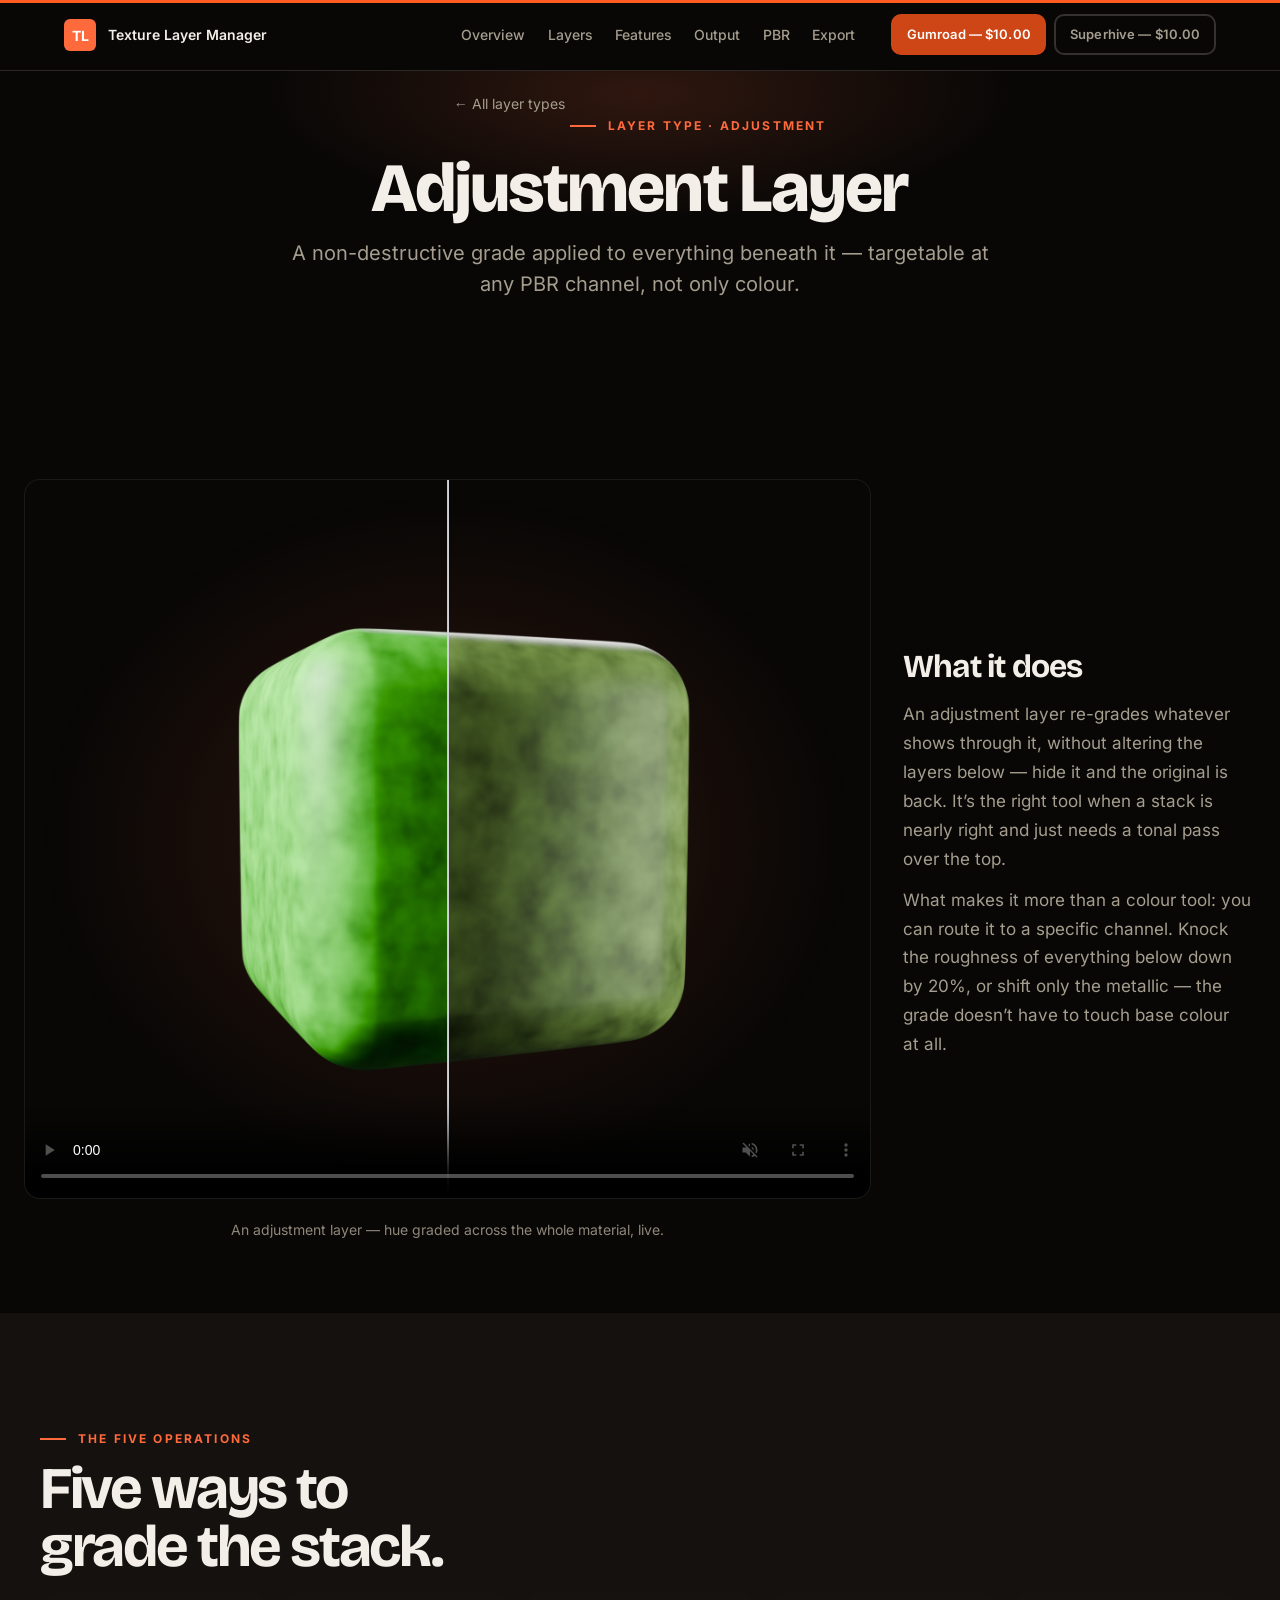
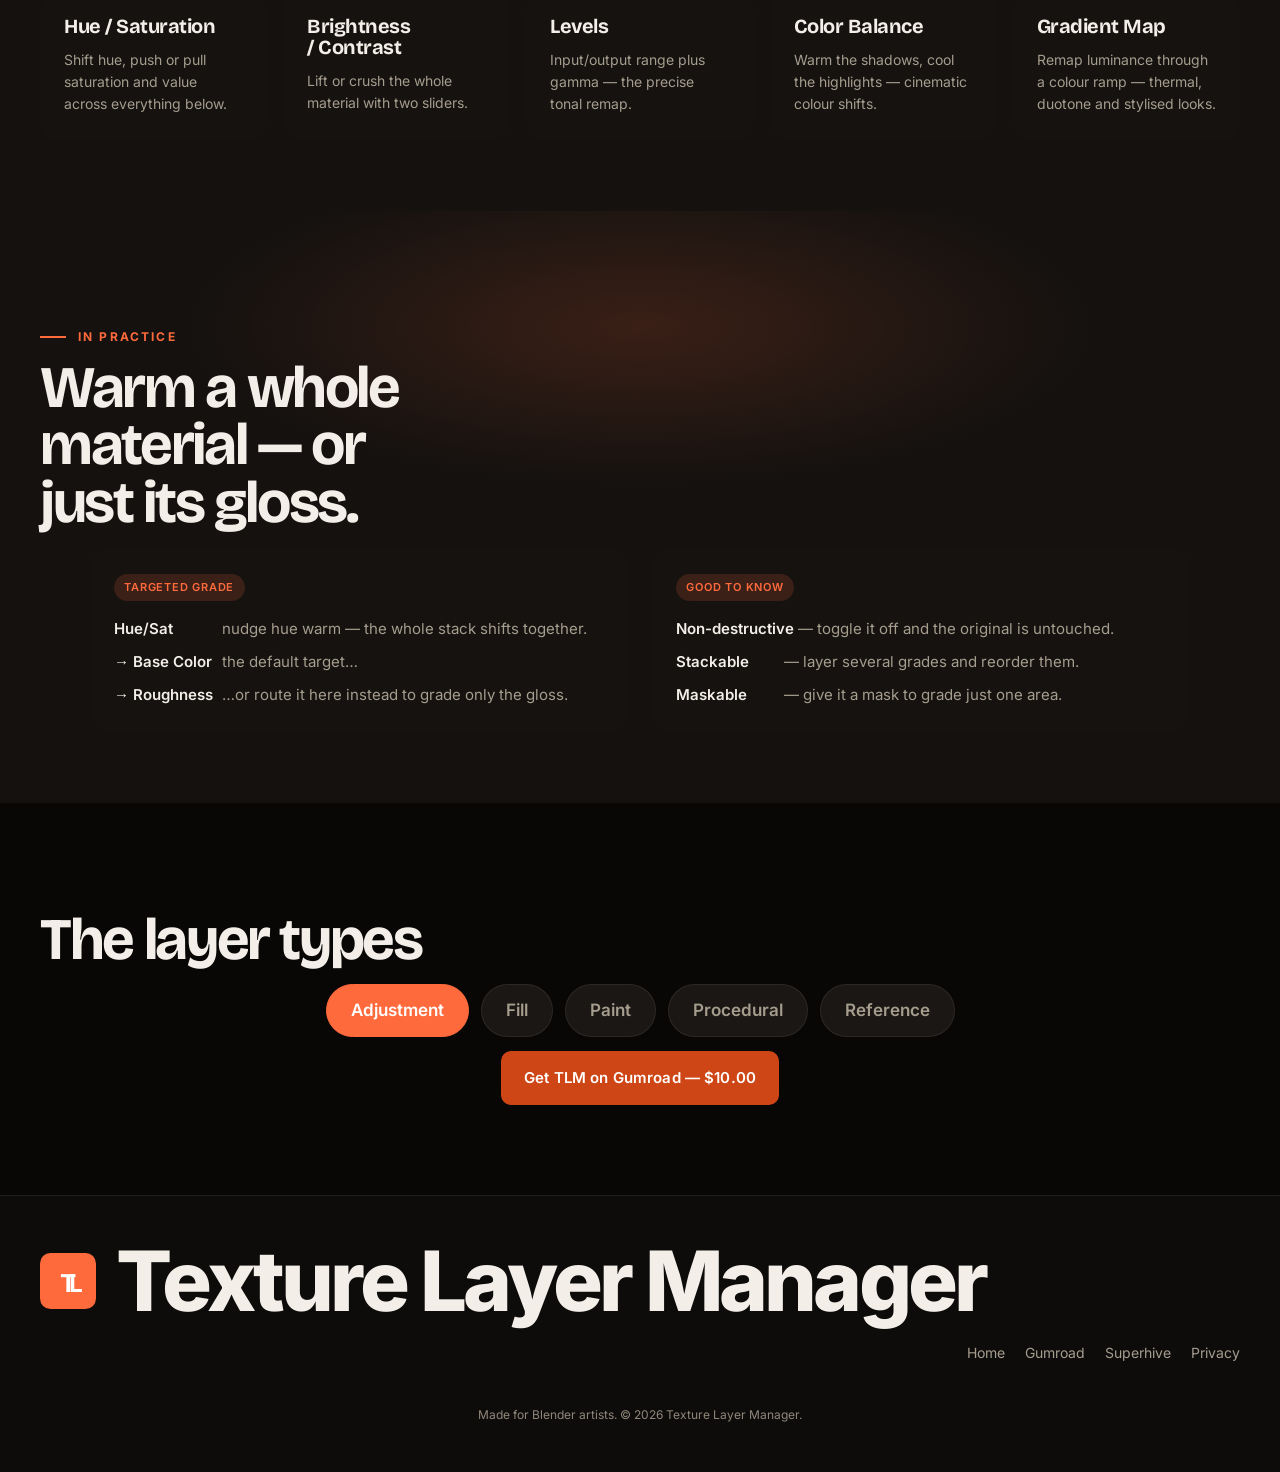
<file: layers/adjustment.html>
<!DOCTYPE html>
<html lang="en">

<head>
    <meta charset="UTF-8">
    <meta name="viewport" content="width=device-width, initial-scale=1.0">
    <title>Adjustment Layer — Texture Layer Manager</title>
    <meta name="description" content="The Adjustment layer: non-destructive grading applied to everything below it — Hue/Sat, Brightness/Contrast, Levels, Color Balance, Gradient Map — routable to any PBR channel, not just colour.">
    <link rel="icon" href="../assets/favicon.svg" type="image/svg+xml">
    <link rel="stylesheet" href="../css/fonts.css">
    <link rel="stylesheet" href="../css/variables.css">
    <link rel="stylesheet" href="../css/base.css">
    <link rel="stylesheet" href="../css/layout.css">
    <link rel="stylesheet" href="../css/components.css">
    <link rel="stylesheet" href="../css/sections.css">
    <link rel="stylesheet" href="../css/bento.css">
    <link rel="stylesheet" href="../css/animations.css">
    <link rel="stylesheet" href="../css/polish.css?v=6">
    <link rel="stylesheet" href="../css/bold.css">
</head>

<body>
    <nav class="nav nav--scrolled" id="nav">
        <div class="nav__inner">
            <a href="../index.html" class="nav__brand">
                <svg class="nav__logo" viewBox="0 0 32 32" width="32" height="32" aria-hidden="true">
          <rect width="32" height="32" rx="6" fill="#ff6a3d"/>
          <text x="16" y="22" text-anchor="middle" fill="#fff" font-size="14" font-weight="700" font-family="Inter,sans-serif">TL</text>
        </svg>
                <span class="nav__brand-text">Texture Layer Manager</span>
            </a>
            <div class="nav__links" id="nav-links">
                <a href="../index.html#overview" class="nav__link">Overview</a>
                <a href="../index.html#layer-types" class="nav__link">Layers</a>
                <a href="../features.html" class="nav__link">Features</a>
                <a href="../index.html#channels" class="nav__link">Output</a>
                <a href="../index.html#pbr-channels" class="nav__link">PBR</a>
                <a href="../index.html#export" class="nav__link">Export</a>
            </div>
            <div class="nav__actions">
                <a href="https://eihort.gumroad.com/l/tlm" target="_blank" rel="noopener" class="btn btn--primary btn--sm nav__cta">Gumroad &mdash; $10.00</a>
                <a href="https://superhivemarket.com/products/257563" target="_blank" rel="noopener" class="btn btn--outline btn--sm nav__cta">Superhive &mdash; $10.00</a>
            </div>
            <button class="nav__hamburger" id="nav-hamburger" aria-label="Toggle menu"><span></span><span></span><span></span></button>
        </div>
    </nav>

    <main id="main">

    <header class="section layerhero">
        <div class="section__inner">
            <a href="../index.html#layer-types" class="layerhero__back">&larr; All layer types</a>
            <p class="section__eyebrow reveal">Layer Type &middot; Adjustment</p>
            <h1 class="layerhero__title reveal">Adjustment Layer</h1>
            <p class="layerhero__lead reveal">A non-destructive grade applied to everything beneath it &mdash; targetable at any PBR channel, not only colour.</p>
        </div>
    </header>

    <section class="section">
        <div class="section__inner layerdetail">
            <div class="layerdetail__media reveal">
                <video class="layerclip" controls autoplay muted loop playsinline poster="../assets/images/layers/adjSite.png">
          <source src="../assets/videos/adjVideo.mp4" type="video/mp4">
        </video>
                <p class="layerclip__cap">An adjustment layer &mdash; hue graded across the whole material, live.</p>
            </div>
            <div class="layerdetail__text reveal">
                <h2>What it does</h2>
                <p>An adjustment layer re-grades whatever shows through it, without altering the layers below &mdash; hide it and the original is back. It&rsquo;s the right tool when a stack is nearly right and just needs a tonal pass over the top.</p>
                <p>What makes it more than a colour tool: you can route it to a specific channel. Knock the roughness of everything below down by 20%, or shift only the metallic &mdash; the grade doesn&rsquo;t have to touch base colour at all.</p>
            </div>
        </div>
    </section>

    <section class="section blend-section">
        <div class="section__inner">
            <p class="section__eyebrow reveal">The five operations</p>
            <h2 class="section__title reveal">Five ways to grade the stack.</h2>
            <div class="bento bento--grid reveal">
                <div class="bento__tile">
                    <h3>Hue / Saturation</h3>
                    <p>Shift hue, push or pull saturation and value across everything below.</p>
                </div>
                <div class="bento__tile">
                    <h3>Brightness / Contrast</h3>
                    <p>Lift or crush the whole material with two sliders.</p>
                </div>
                <div class="bento__tile">
                    <h3>Levels</h3>
                    <p>Input/output range plus gamma &mdash; the precise tonal remap.</p>
                </div>
                <div class="bento__tile">
                    <h3>Color Balance</h3>
                    <p>Warm the shadows, cool the highlights &mdash; cinematic colour shifts.</p>
                </div>
                <div class="bento__tile">
                    <h3>Gradient Map</h3>
                    <p>Remap luminance through a colour ramp &mdash; thermal, duotone and stylised looks.</p>
                </div>
            </div>
        </div>
    </section>

    <section class="section masks-section">
        <div class="section__inner">
            <p class="section__eyebrow reveal">In practice</p>
            <h2 class="section__title reveal">Warm a whole material &mdash; or just its gloss.</h2>
            <div class="branching__grid reveal">
                <div class="branching__example">
                    <span class="badge">Targeted grade</span>
                    <ul class="branching__list">
                        <li><span class="branching__ch">Hue/Sat</span> nudge hue warm &mdash; the whole stack shifts together.</li>
                        <li><span class="branching__ch">&rarr; Base Color</span> the default target&hellip;</li>
                        <li><span class="branching__ch">&rarr; Roughness</span> &hellip;or route it here instead to grade only the gloss.</li>
                    </ul>
                </div>
                <div class="branching__example">
                    <span class="badge">Good to know</span>
                    <ul class="branching__list">
                        <li><span class="branching__ch">Non-destructive</span> &mdash; toggle it off and the original is untouched.</li>
                        <li><span class="branching__ch">Stackable</span> &mdash; layer several grades and reorder them.</li>
                        <li><span class="branching__ch">Maskable</span> &mdash; give it a mask to grade just one area.</li>
                    </ul>
                </div>
            </div>
        </div>
    </section>

    <section class="section">
        <div class="section__inner">
            <h2 class="section__title reveal">The layer types</h2>
            <div class="layernav reveal">
                <a class="layernav__item layernav__item--active" href="adjustment.html">Adjustment</a>
                <a class="layernav__item" href="fill.html">Fill</a>
                <a class="layernav__item" href="paint.html">Paint</a>
                <a class="layernav__item" href="procedural.html">Procedural</a>
                <a class="layernav__item" href="reference.html">Reference</a>
            </div>
            <div style="text-align:center;margin-top:var(--space-8)">
                <a href="https://eihort.gumroad.com/l/tlm" target="_blank" rel="noopener" class="btn btn--primary btn--lg">Get TLM on Gumroad &mdash; $10.00</a>
            </div>
        </div>
    </section>

    </main>

    <footer class="footer">
        <div class="footer__inner">
            <div class="footer__brand">
                <svg width="28" height="28" viewBox="0 0 32 32" aria-hidden="true">
          <rect width="32" height="32" rx="6" fill="#ff6a3d"/>
          <text x="16" y="22" text-anchor="middle" fill="#fff" font-size="14" font-weight="700" font-family="Inter,sans-serif">TL</text>
        </svg>
                <span>Texture Layer Manager</span>
            </div>
            <div class="footer__links">
                <a href="../index.html">Home</a><a href="https://eihort.gumroad.com/l/tlm" target="_blank" rel="noopener">Gumroad</a><a href="https://superhivemarket.com/products/257563" target="_blank" rel="noopener">Superhive</a><a href="../privacy.html">Privacy</a>
            </div>
            <p class="footer__copy">Made for Blender artists. &copy; 2026 Texture Layer Manager.</p>
        </div>
    </footer>
    <script src="../js/main.js"></script>
</body>

</html>
</file>
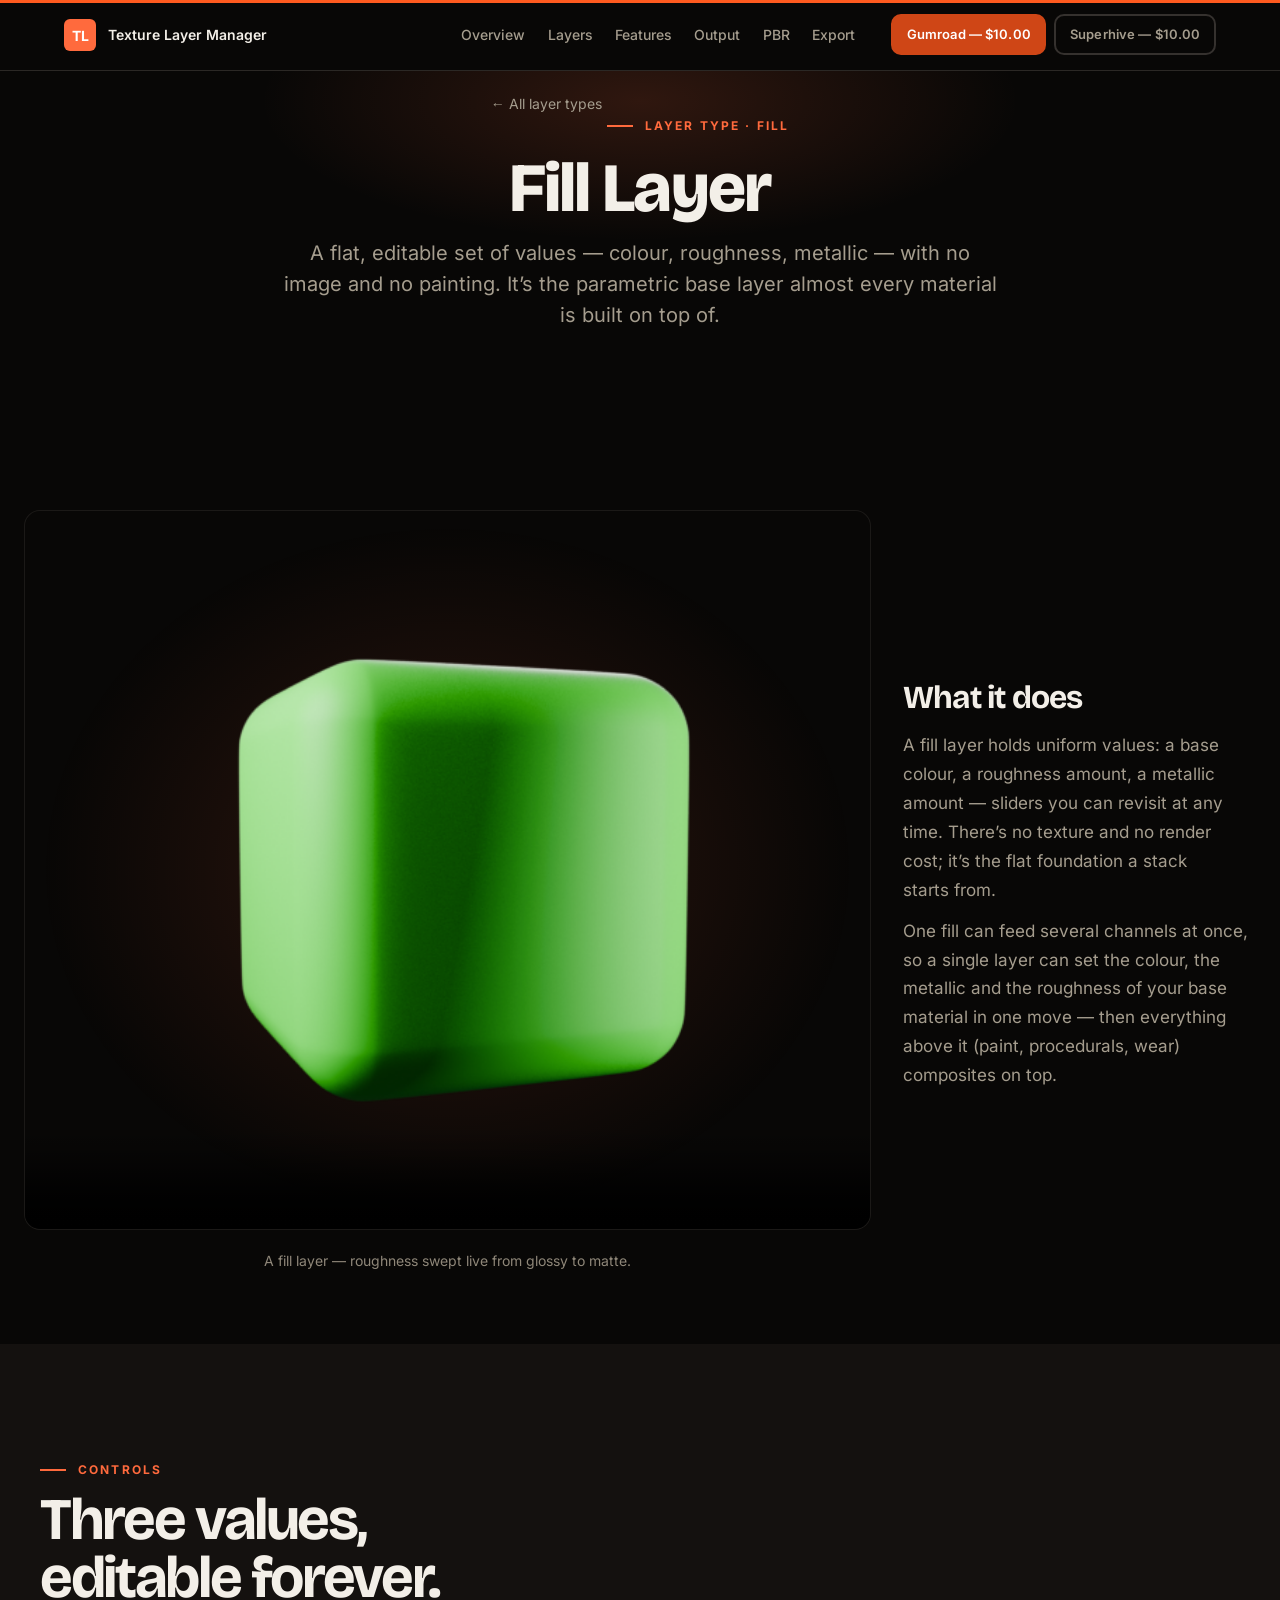
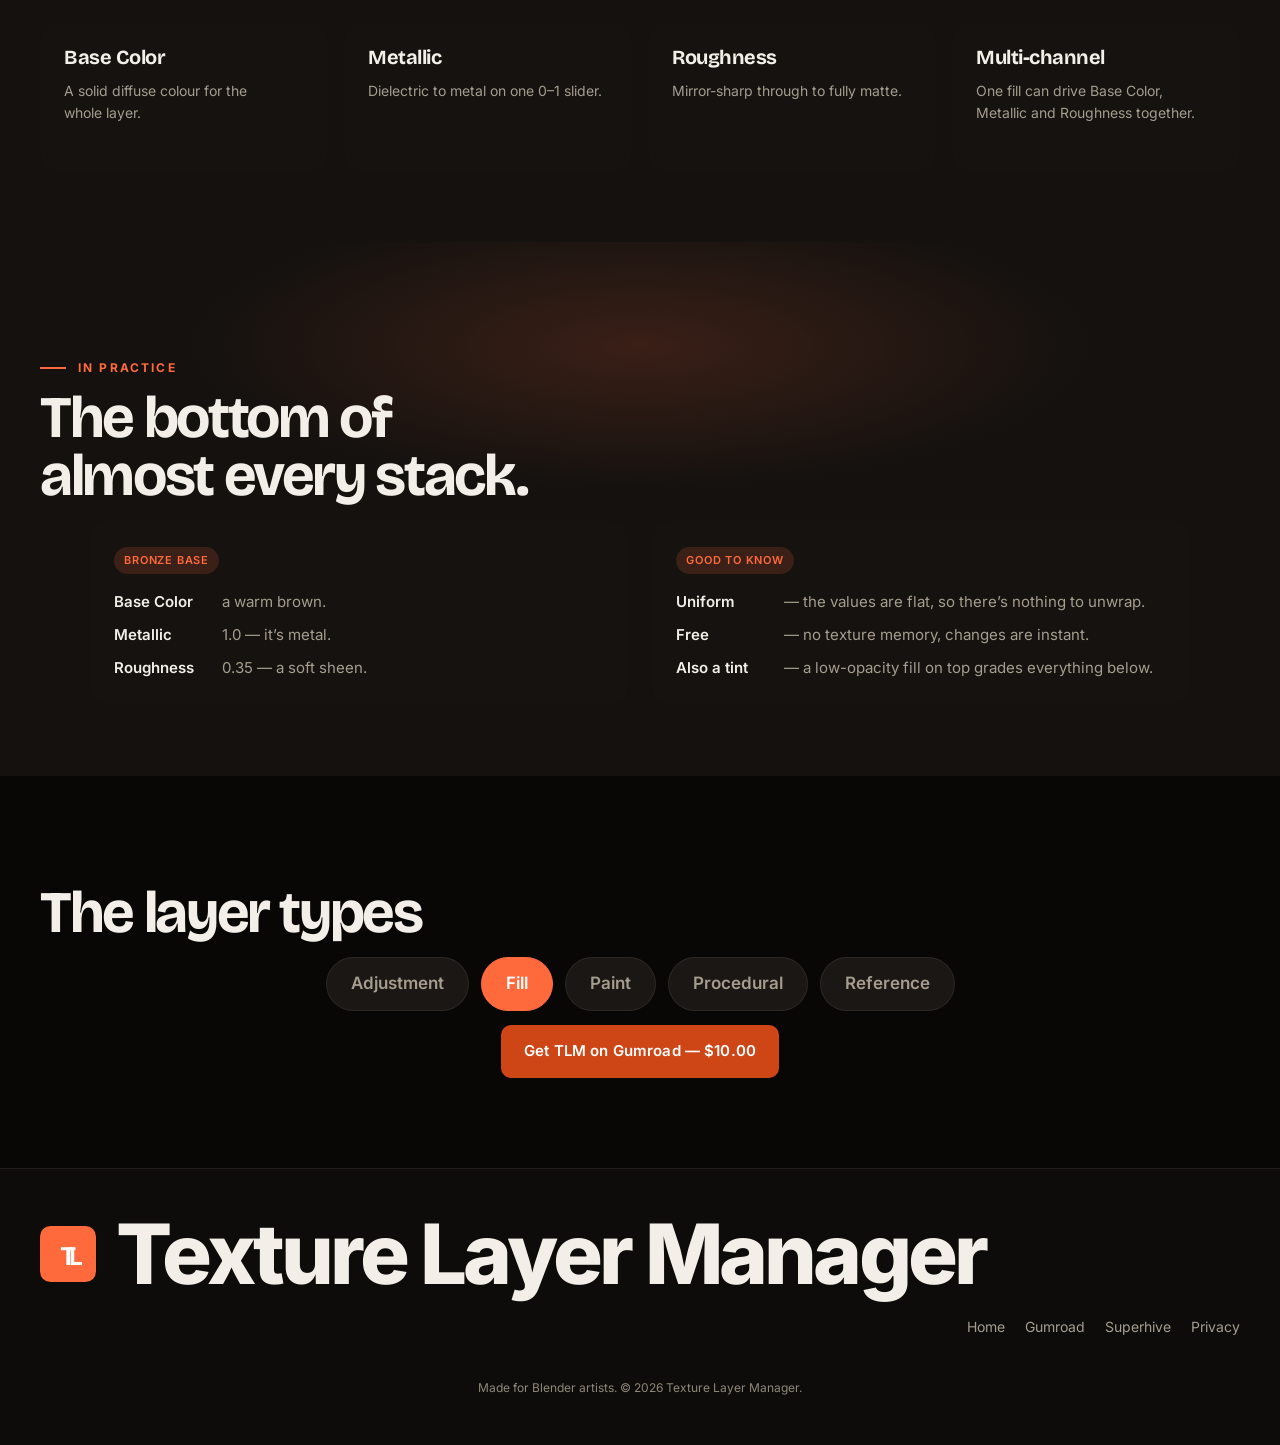
<file: layers/fill.html>
<!DOCTYPE html>
<html lang="en">

<head>
    <meta charset="UTF-8">
    <meta name="viewport" content="width=device-width, initial-scale=1.0">
    <title>Fill Layer — Texture Layer Manager</title>
    <meta name="description" content="The Fill layer: flat, editable colour / roughness / metallic values with no image — the parametric base almost every material starts from. One fill can drive several channels at once.">
    <link rel="icon" href="../assets/favicon.svg" type="image/svg+xml">
    <link rel="stylesheet" href="../css/fonts.css">
    <link rel="stylesheet" href="../css/variables.css">
    <link rel="stylesheet" href="../css/base.css">
    <link rel="stylesheet" href="../css/layout.css">
    <link rel="stylesheet" href="../css/components.css">
    <link rel="stylesheet" href="../css/sections.css">
    <link rel="stylesheet" href="../css/bento.css">
    <link rel="stylesheet" href="../css/animations.css">
    <link rel="stylesheet" href="../css/polish.css?v=6">
    <link rel="stylesheet" href="../css/bold.css">
</head>

<body>
    <nav class="nav nav--scrolled" id="nav">
        <div class="nav__inner">
            <a href="../index.html" class="nav__brand">
                <svg class="nav__logo" viewBox="0 0 32 32" width="32" height="32" aria-hidden="true">
          <rect width="32" height="32" rx="6" fill="#ff6a3d"/>
          <text x="16" y="22" text-anchor="middle" fill="#fff" font-size="14" font-weight="700" font-family="Inter,sans-serif">TL</text>
        </svg>
                <span class="nav__brand-text">Texture Layer Manager</span>
            </a>
            <div class="nav__links" id="nav-links">
                <a href="../index.html#overview" class="nav__link">Overview</a>
                <a href="../index.html#layer-types" class="nav__link">Layers</a>
                <a href="../features.html" class="nav__link">Features</a>
                <a href="../index.html#channels" class="nav__link">Output</a>
                <a href="../index.html#pbr-channels" class="nav__link">PBR</a>
                <a href="../index.html#export" class="nav__link">Export</a>
            </div>
            <div class="nav__actions">
                <a href="https://eihort.gumroad.com/l/tlm" target="_blank" rel="noopener" class="btn btn--primary btn--sm nav__cta">Gumroad &mdash; $10.00</a>
                <a href="https://superhivemarket.com/products/257563" target="_blank" rel="noopener" class="btn btn--outline btn--sm nav__cta">Superhive &mdash; $10.00</a>
            </div>
            <button class="nav__hamburger" id="nav-hamburger" aria-label="Toggle menu"><span></span><span></span><span></span></button>
        </div>
    </nav>

    <main id="main">

    <header class="section layerhero">
        <div class="section__inner">
            <a href="../index.html#layer-types" class="layerhero__back">&larr; All layer types</a>
            <p class="section__eyebrow reveal">Layer Type &middot; Fill</p>
            <h1 class="layerhero__title reveal">Fill Layer</h1>
            <p class="layerhero__lead reveal">A flat, editable set of values &mdash; colour, roughness, metallic &mdash; with no image and no painting. It&rsquo;s the parametric base layer almost every material is built on top of.</p>
        </div>
    </header>

    <section class="section">
        <div class="section__inner layerdetail">
            <div class="layerdetail__media reveal">
                <video class="layerclip" controls autoplay muted loop playsinline poster="../assets/images/layers/fillSite.png">
          <source src="../assets/videos/fillVideo.mp4" type="video/mp4">
        </video>
                <p class="layerclip__cap">A fill layer &mdash; roughness swept live from glossy to matte.</p>
            </div>
            <div class="layerdetail__text reveal">
                <h2>What it does</h2>
                <p>A fill layer holds uniform values: a base colour, a roughness amount, a metallic amount &mdash; sliders you can revisit at any time. There&rsquo;s no texture and no render cost; it&rsquo;s the flat foundation a stack starts from.</p>
                <p>One fill can feed several channels at once, so a single layer can set the colour, the metallic and the roughness of your base material in one move &mdash; then everything above it (paint, procedurals, wear) composites on top.</p>
            </div>
        </div>
    </section>

    <section class="section blend-section">
        <div class="section__inner">
            <p class="section__eyebrow reveal">Controls</p>
            <h2 class="section__title reveal">Three values, editable forever.</h2>
            <div class="bento bento--grid reveal">
                <div class="bento__tile">
                    <h3>Base Color</h3>
                    <p>A solid diffuse colour for the whole layer.</p>
                </div>
                <div class="bento__tile">
                    <h3>Metallic</h3>
                    <p>Dielectric to metal on one 0&ndash;1 slider.</p>
                </div>
                <div class="bento__tile">
                    <h3>Roughness</h3>
                    <p>Mirror-sharp through to fully matte.</p>
                </div>
                <div class="bento__tile">
                    <h3>Multi-channel</h3>
                    <p>One fill can drive Base Color, Metallic and Roughness together.</p>
                </div>
            </div>
        </div>
    </section>

    <section class="section masks-section">
        <div class="section__inner">
            <p class="section__eyebrow reveal">In practice</p>
            <h2 class="section__title reveal">The bottom of almost every stack.</h2>
            <div class="branching__grid reveal">
                <div class="branching__example">
                    <span class="badge">Bronze base</span>
                    <ul class="branching__list">
                        <li><span class="branching__ch">Base Color</span> a warm brown.</li>
                        <li><span class="branching__ch">Metallic</span> 1.0 &mdash; it&rsquo;s metal.</li>
                        <li><span class="branching__ch">Roughness</span> 0.35 &mdash; a soft sheen.</li>
                    </ul>
                </div>
                <div class="branching__example">
                    <span class="badge">Good to know</span>
                    <ul class="branching__list">
                        <li><span class="branching__ch">Uniform</span> &mdash; the values are flat, so there&rsquo;s nothing to unwrap.</li>
                        <li><span class="branching__ch">Free</span> &mdash; no texture memory, changes are instant.</li>
                        <li><span class="branching__ch">Also a tint</span> &mdash; a low-opacity fill on top grades everything below.</li>
                    </ul>
                </div>
            </div>
        </div>
    </section>

    <section class="section">
        <div class="section__inner">
            <h2 class="section__title reveal">The layer types</h2>
            <div class="layernav reveal">
                <a class="layernav__item" href="adjustment.html">Adjustment</a>
                <a class="layernav__item layernav__item--active" href="fill.html">Fill</a>
                <a class="layernav__item" href="paint.html">Paint</a>
                <a class="layernav__item" href="procedural.html">Procedural</a>
                <a class="layernav__item" href="reference.html">Reference</a>
            </div>
            <div style="text-align:center;margin-top:var(--space-8)">
                <a href="https://eihort.gumroad.com/l/tlm" target="_blank" rel="noopener" class="btn btn--primary btn--lg">Get TLM on Gumroad &mdash; $10.00</a>
            </div>
        </div>
    </section>

    </main>

    <footer class="footer">
        <div class="footer__inner">
            <div class="footer__brand">
                <svg width="28" height="28" viewBox="0 0 32 32" aria-hidden="true">
          <rect width="32" height="32" rx="6" fill="#ff6a3d"/>
          <text x="16" y="22" text-anchor="middle" fill="#fff" font-size="14" font-weight="700" font-family="Inter,sans-serif">TL</text>
        </svg>
                <span>Texture Layer Manager</span>
            </div>
            <div class="footer__links">
                <a href="../index.html">Home</a><a href="https://eihort.gumroad.com/l/tlm" target="_blank" rel="noopener">Gumroad</a><a href="https://superhivemarket.com/products/257563" target="_blank" rel="noopener">Superhive</a><a href="../privacy.html">Privacy</a>
            </div>
            <p class="footer__copy">Made for Blender artists. &copy; 2026 Texture Layer Manager.</p>
        </div>
    </footer>
    <script src="../js/main.js"></script>
</body>

</html>
</file>
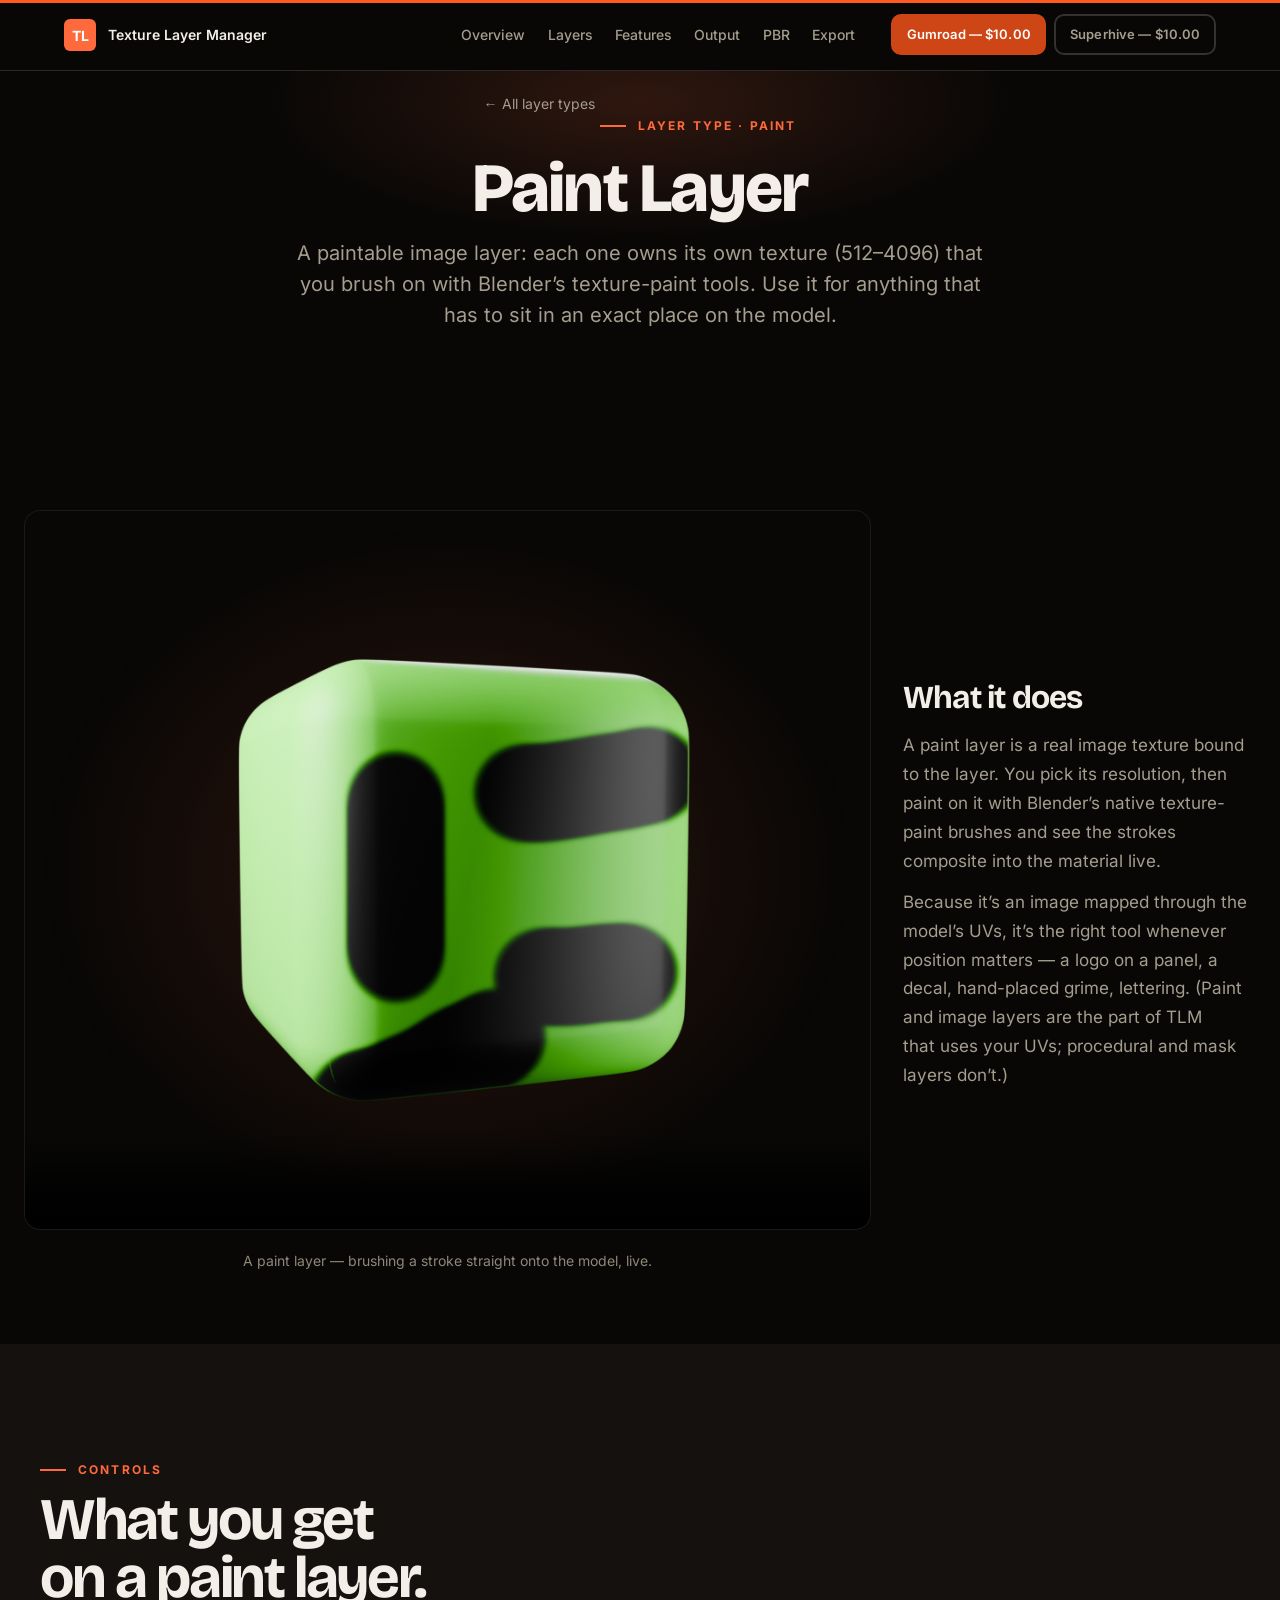
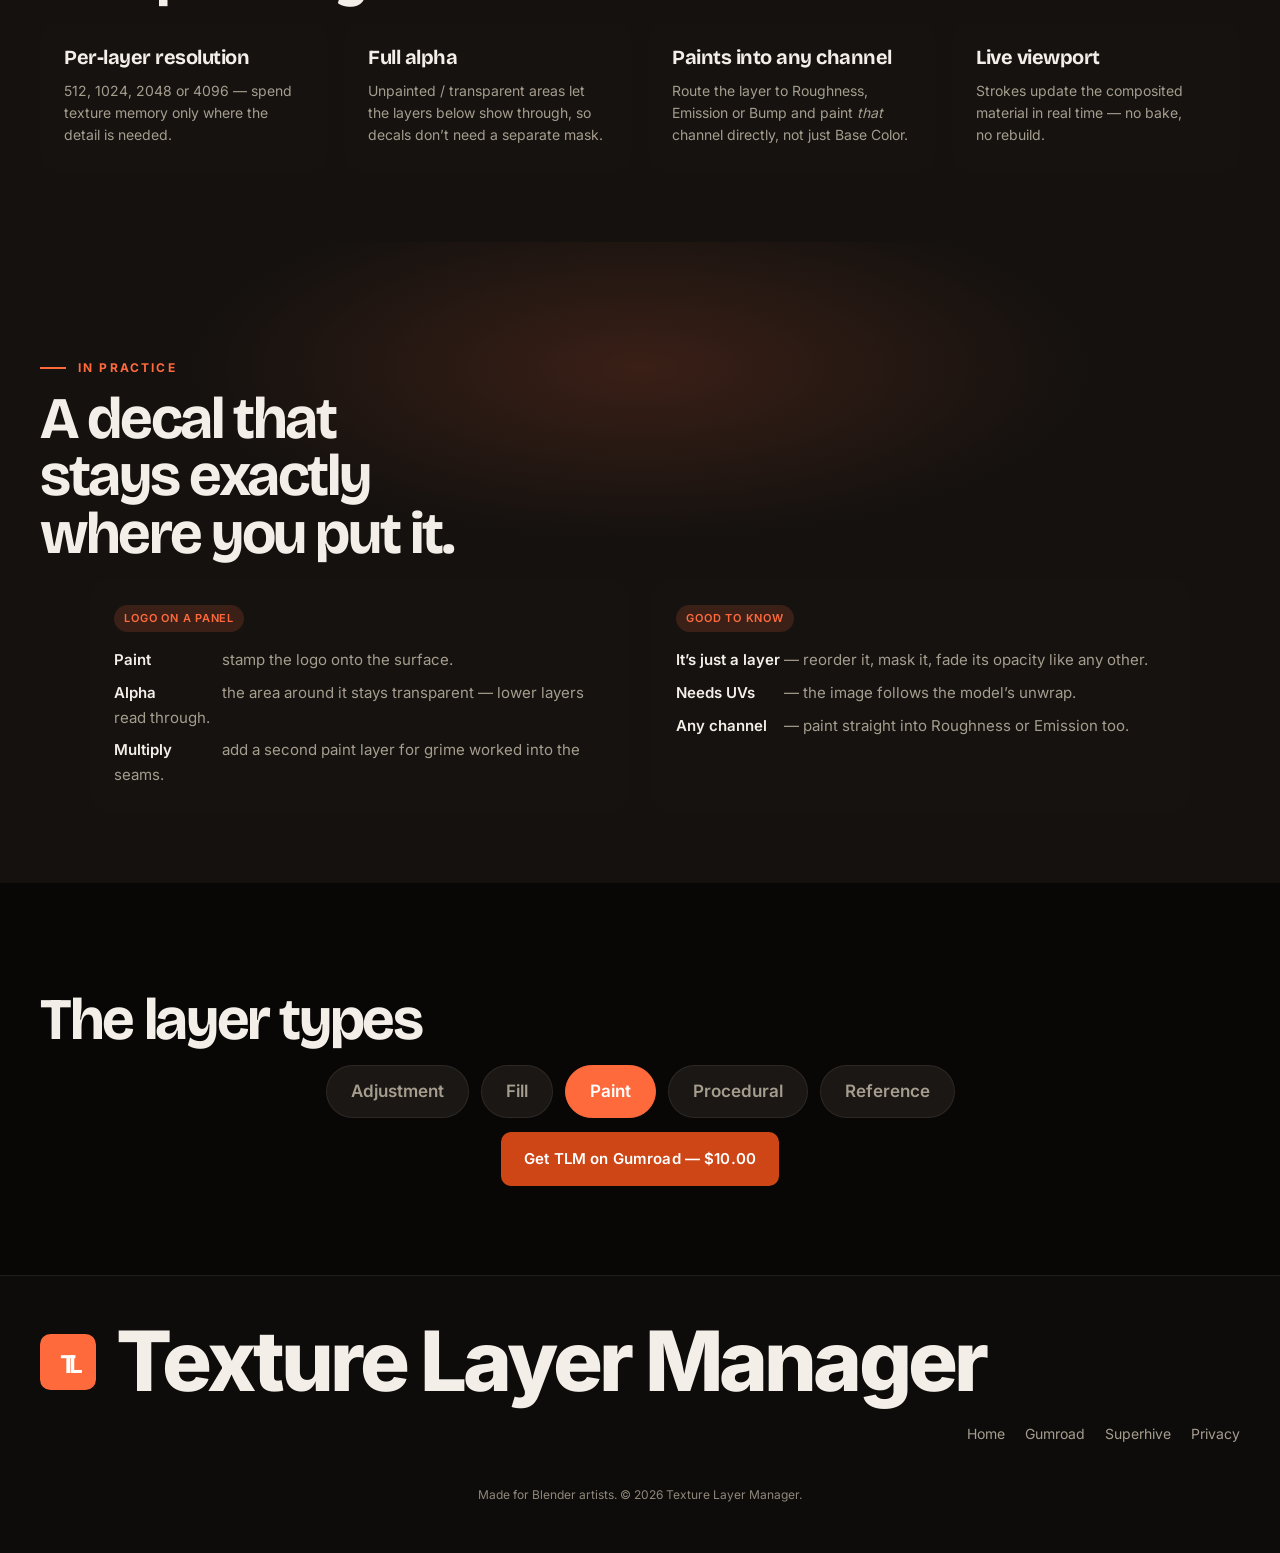
<file: layers/paint.html>
<!DOCTYPE html>
<html lang="en">

<head>
    <meta charset="UTF-8">
    <meta name="viewport" content="width=device-width, initial-scale=1.0">
    <title>Paint Layer — Texture Layer Manager</title>
    <meta name="description" content="The Paint layer: a per-layer image texture (512–4096) you brush on with Blender's paint tools — full alpha, per-layer blend modes, paintable into any PBR channel.">
    <link rel="icon" href="../assets/favicon.svg" type="image/svg+xml">
    <link rel="stylesheet" href="../css/fonts.css">
    <link rel="stylesheet" href="../css/variables.css">
    <link rel="stylesheet" href="../css/base.css">
    <link rel="stylesheet" href="../css/layout.css">
    <link rel="stylesheet" href="../css/components.css">
    <link rel="stylesheet" href="../css/sections.css">
    <link rel="stylesheet" href="../css/bento.css">
    <link rel="stylesheet" href="../css/animations.css">
    <link rel="stylesheet" href="../css/polish.css?v=6">
    <link rel="stylesheet" href="../css/bold.css">
</head>

<body>
    <nav class="nav nav--scrolled" id="nav">
        <div class="nav__inner">
            <a href="../index.html" class="nav__brand">
                <svg class="nav__logo" viewBox="0 0 32 32" width="32" height="32" aria-hidden="true">
          <rect width="32" height="32" rx="6" fill="#ff6a3d"/>
          <text x="16" y="22" text-anchor="middle" fill="#fff" font-size="14" font-weight="700" font-family="Inter,sans-serif">TL</text>
        </svg>
                <span class="nav__brand-text">Texture Layer Manager</span>
            </a>
            <div class="nav__links" id="nav-links">
                <a href="../index.html#overview" class="nav__link">Overview</a>
                <a href="../index.html#layer-types" class="nav__link">Layers</a>
                <a href="../features.html" class="nav__link">Features</a>
                <a href="../index.html#channels" class="nav__link">Output</a>
                <a href="../index.html#pbr-channels" class="nav__link">PBR</a>
                <a href="../index.html#export" class="nav__link">Export</a>
            </div>
            <div class="nav__actions">
                <a href="https://eihort.gumroad.com/l/tlm" target="_blank" rel="noopener" class="btn btn--primary btn--sm nav__cta">Gumroad &mdash; $10.00</a>
                <a href="https://superhivemarket.com/products/257563" target="_blank" rel="noopener" class="btn btn--outline btn--sm nav__cta">Superhive &mdash; $10.00</a>
            </div>
            <button class="nav__hamburger" id="nav-hamburger" aria-label="Toggle menu"><span></span><span></span><span></span></button>
        </div>
    </nav>

    <main id="main">

    <header class="section layerhero">
        <div class="section__inner">
            <a href="../index.html#layer-types" class="layerhero__back">&larr; All layer types</a>
            <p class="section__eyebrow reveal">Layer Type &middot; Paint</p>
            <h1 class="layerhero__title reveal">Paint Layer</h1>
            <p class="layerhero__lead reveal">A paintable image layer: each one owns its own texture (512&ndash;4096) that you brush on with Blender&rsquo;s texture-paint tools. Use it for anything that has to sit in an exact place on the model.</p>
        </div>
    </header>

    <section class="section">
        <div class="section__inner layerdetail">
            <div class="layerdetail__media reveal">
                <video class="layerclip" controls autoplay muted loop playsinline poster="../assets/images/layers/paintSite.png">
          <source src="../assets/videos/paintVideo.mp4" type="video/mp4">
        </video>
                <p class="layerclip__cap">A paint layer &mdash; brushing a stroke straight onto the model, live.</p>
            </div>
            <div class="layerdetail__text reveal">
                <h2>What it does</h2>
                <p>A paint layer is a real image texture bound to the layer. You pick its resolution, then paint on it with Blender&rsquo;s native texture-paint brushes and see the strokes composite into the material live.</p>
                <p>Because it&rsquo;s an image mapped through the model&rsquo;s UVs, it&rsquo;s the right tool whenever position matters &mdash; a logo on a panel, a decal, hand-placed grime, lettering. (Paint and image layers are the part of TLM that uses
                    your UVs; procedural and mask layers don&rsquo;t.)</p>
            </div>
        </div>
    </section>

    <section class="section blend-section">
        <div class="section__inner">
            <p class="section__eyebrow reveal">Controls</p>
            <h2 class="section__title reveal">What you get on a paint layer.</h2>
            <div class="bento bento--grid reveal">
                <div class="bento__tile">
                    <h3>Per-layer resolution</h3>
                    <p>512, 1024, 2048 or 4096 &mdash; spend texture memory only where the detail is needed.</p>
                </div>
                <div class="bento__tile">
                    <h3>Full alpha</h3>
                    <p>Unpainted / transparent areas let the layers below show through, so decals don&rsquo;t need a separate mask.</p>
                </div>
                <div class="bento__tile">
                    <h3>Paints into any channel</h3>
                    <p>Route the layer to Roughness, Emission or Bump and paint <em>that</em> channel directly, not just Base Color.</p>
                </div>
                <div class="bento__tile">
                    <h3>Live viewport</h3>
                    <p>Strokes update the composited material in real time &mdash; no bake, no rebuild.</p>
                </div>
            </div>
        </div>
    </section>

    <section class="section masks-section">
        <div class="section__inner">
            <p class="section__eyebrow reveal">In practice</p>
            <h2 class="section__title reveal">A decal that stays exactly where you put it.</h2>
            <div class="branching__grid reveal">
                <div class="branching__example">
                    <span class="badge">Logo on a panel</span>
                    <ul class="branching__list">
                        <li><span class="branching__ch">Paint</span> stamp the logo onto the surface.</li>
                        <li><span class="branching__ch">Alpha</span> the area around it stays transparent &mdash; lower layers read through.</li>
                        <li><span class="branching__ch">Multiply</span> add a second paint layer for grime worked into the seams.</li>
                    </ul>
                </div>
                <div class="branching__example">
                    <span class="badge">Good to know</span>
                    <ul class="branching__list">
                        <li><span class="branching__ch">It&rsquo;s just a layer</span> &mdash; reorder it, mask it, fade its opacity like any other.</li>
                        <li><span class="branching__ch">Needs UVs</span> &mdash; the image follows the model&rsquo;s unwrap.</li>
                        <li><span class="branching__ch">Any channel</span> &mdash; paint straight into Roughness or Emission too.</li>
                    </ul>
                </div>
            </div>
        </div>
    </section>

    <section class="section">
        <div class="section__inner">
            <h2 class="section__title reveal">The layer types</h2>
            <div class="layernav reveal">
                <a class="layernav__item" href="adjustment.html">Adjustment</a>
                <a class="layernav__item" href="fill.html">Fill</a>
                <a class="layernav__item layernav__item--active" href="paint.html">Paint</a>
                <a class="layernav__item" href="procedural.html">Procedural</a>
                <a class="layernav__item" href="reference.html">Reference</a>
            </div>
            <div style="text-align:center;margin-top:var(--space-8)">
                <a href="https://eihort.gumroad.com/l/tlm" target="_blank" rel="noopener" class="btn btn--primary btn--lg">Get TLM on Gumroad &mdash; $10.00</a>
            </div>
        </div>
    </section>

    </main>

    <footer class="footer">
        <div class="footer__inner">
            <div class="footer__brand">
                <svg width="28" height="28" viewBox="0 0 32 32" aria-hidden="true">
          <rect width="32" height="32" rx="6" fill="#ff6a3d"/>
          <text x="16" y="22" text-anchor="middle" fill="#fff" font-size="14" font-weight="700" font-family="Inter,sans-serif">TL</text>
        </svg>
                <span>Texture Layer Manager</span>
            </div>
            <div class="footer__links">
                <a href="../index.html">Home</a><a href="https://eihort.gumroad.com/l/tlm" target="_blank" rel="noopener">Gumroad</a><a href="https://superhivemarket.com/products/257563" target="_blank" rel="noopener">Superhive</a><a href="../privacy.html">Privacy</a>
            </div>
            <p class="footer__copy">Made for Blender artists. &copy; 2026 Texture Layer Manager.</p>
        </div>
    </footer>
    <script src="../js/main.js"></script>
</body>

</html>
</file>
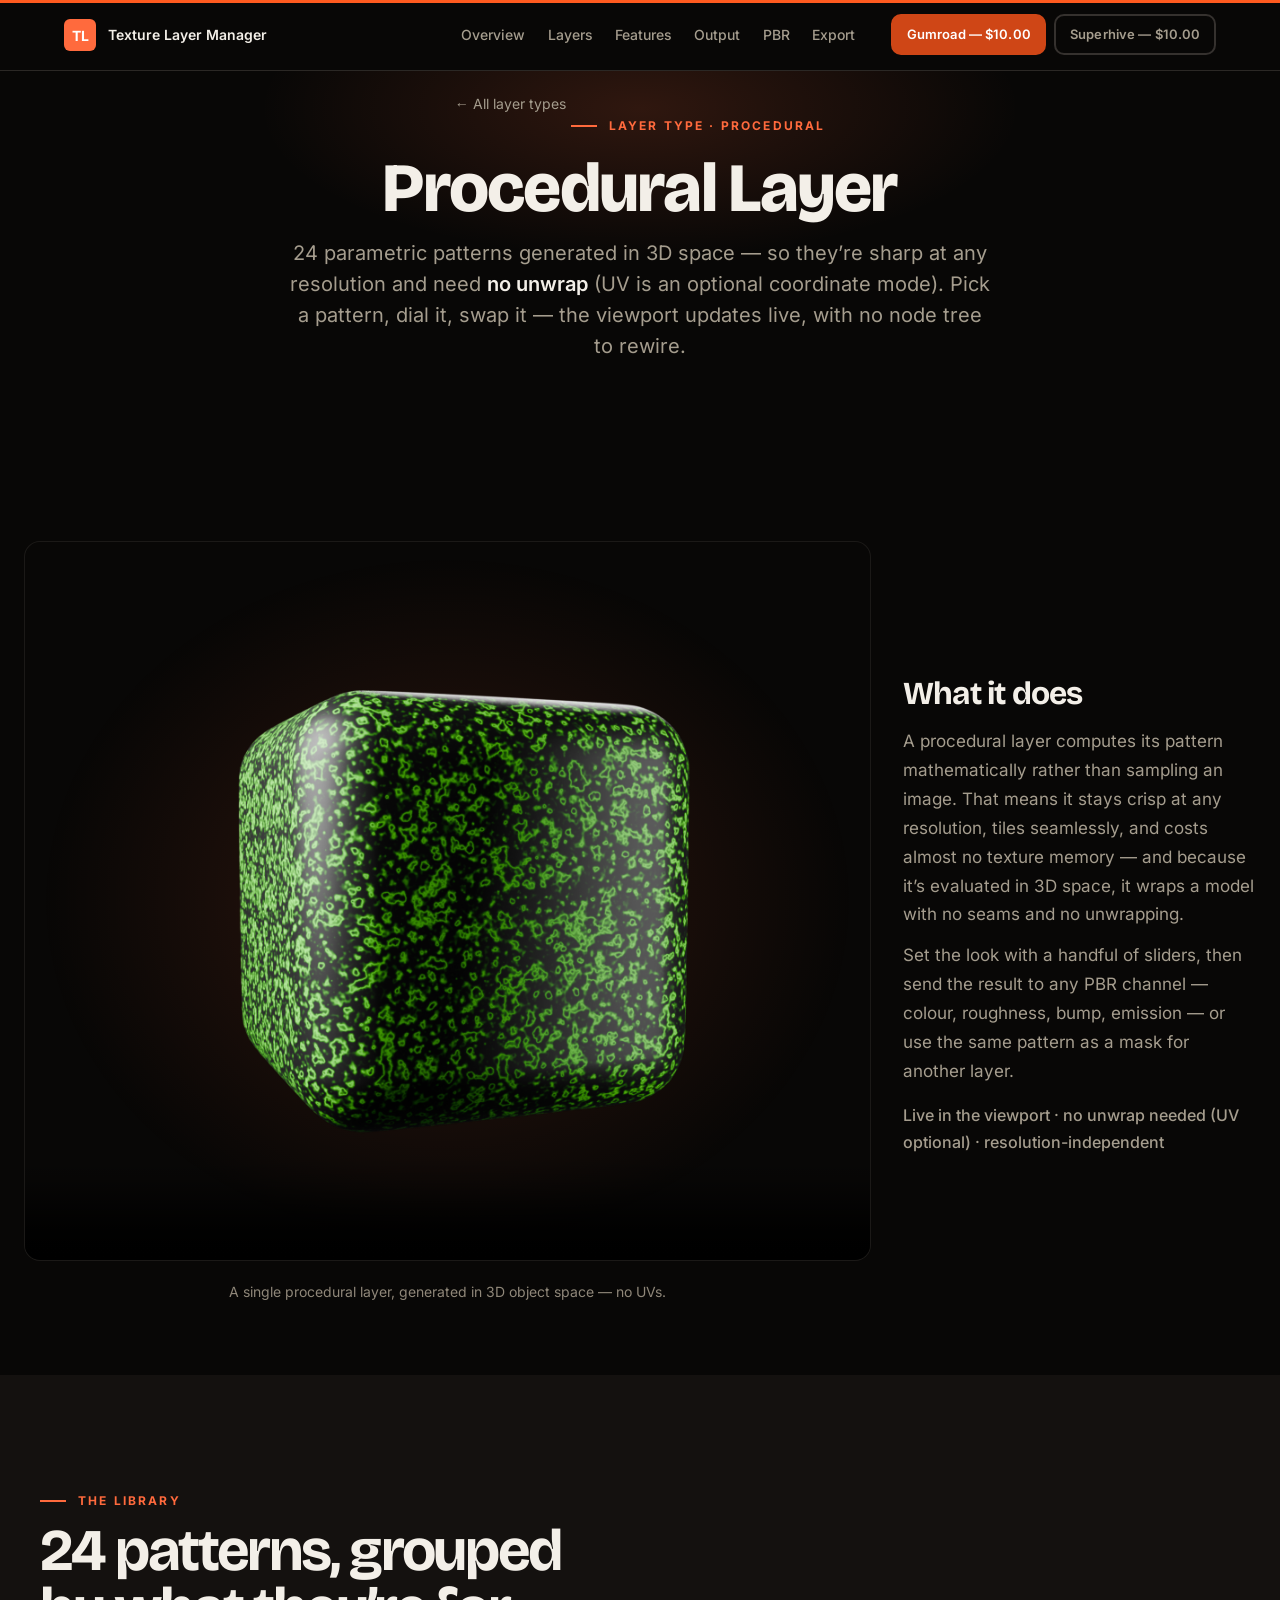
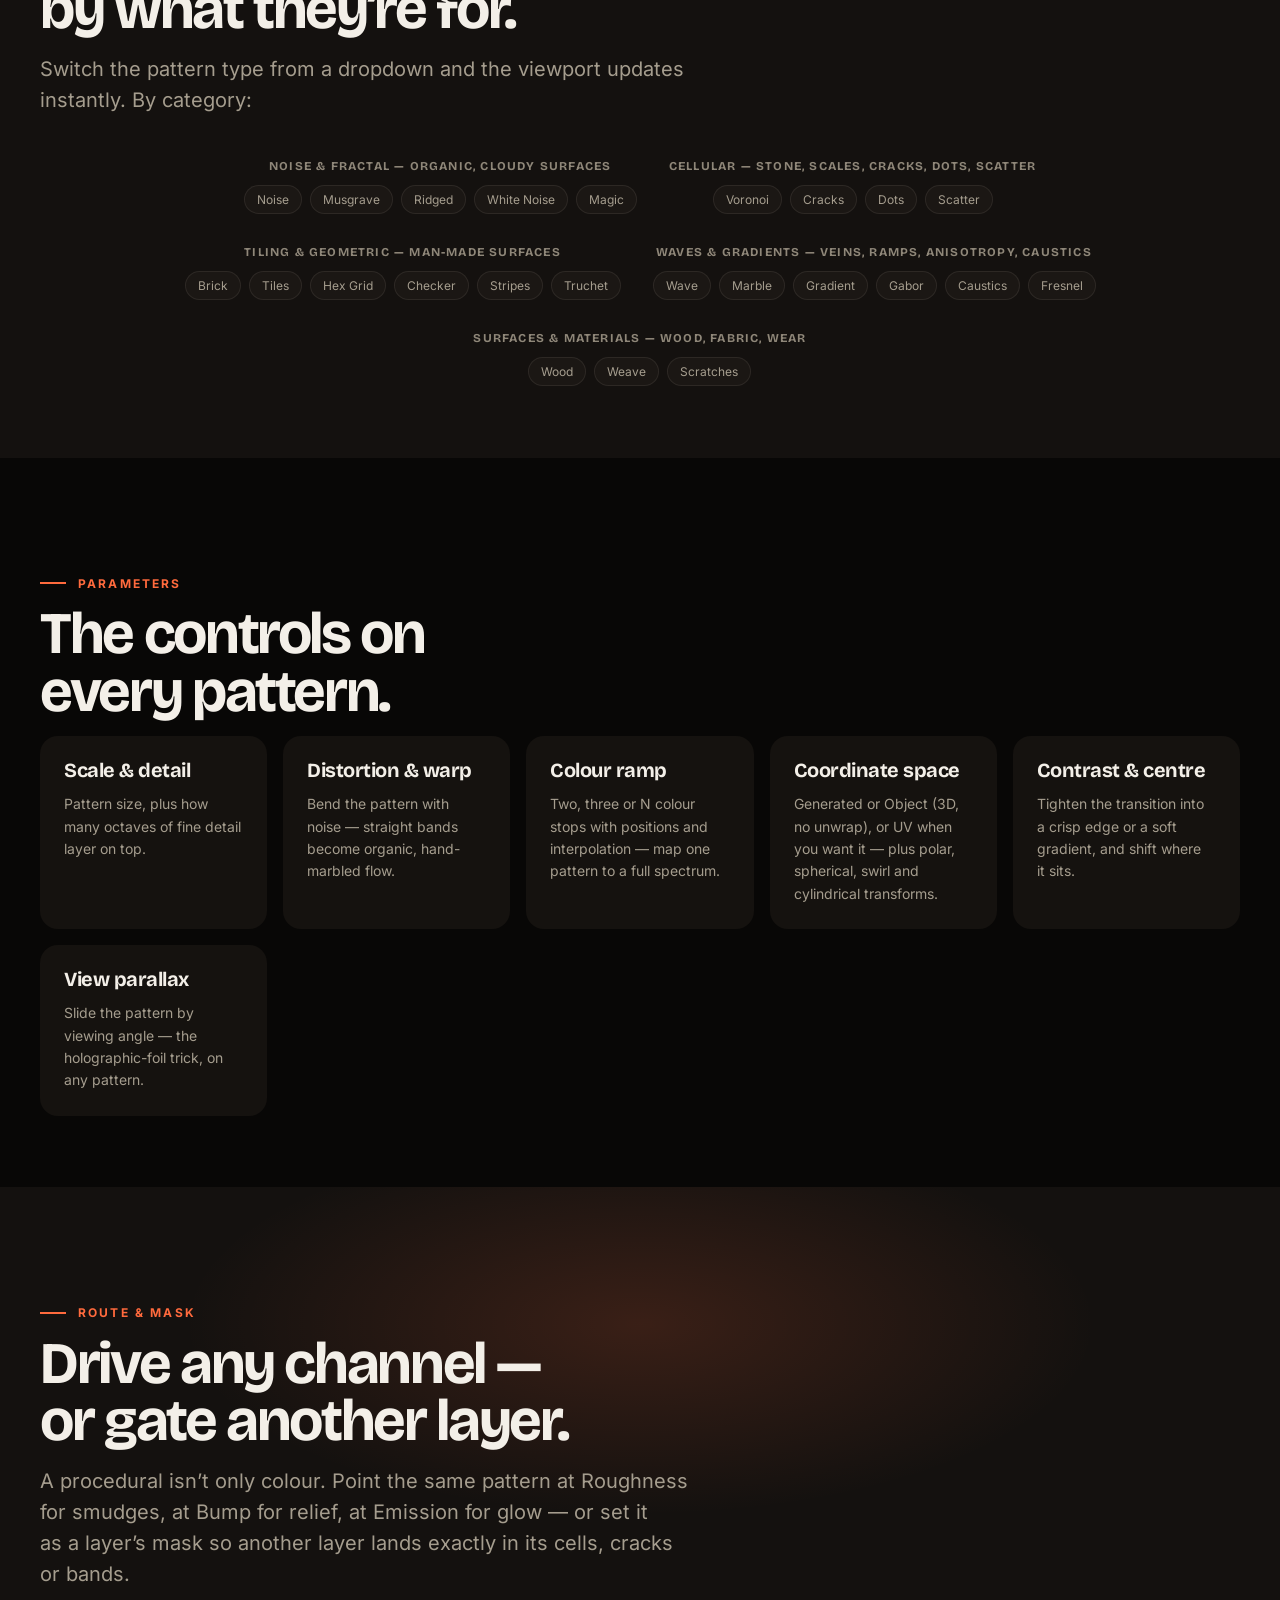
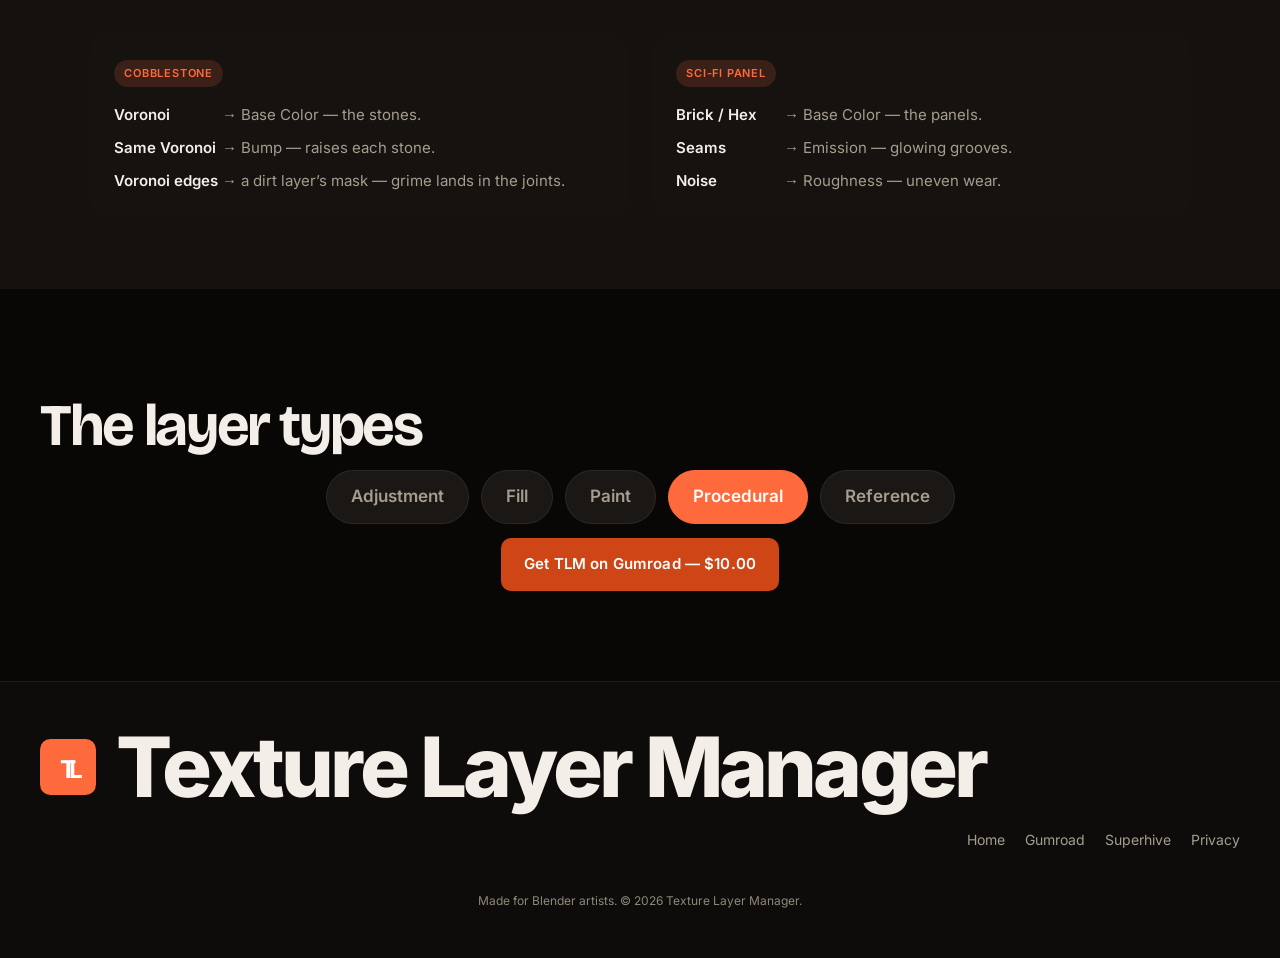
<file: layers/procedural.html>
<!DOCTYPE html>
<html lang="en">

<head>
    <meta charset="UTF-8">
    <meta name="viewport" content="width=device-width, initial-scale=1.0">
    <title>Procedural Layer — Texture Layer Manager</title>
    <meta name="description" content="The Procedural layer: 24 parametric patterns — Noise, Voronoi, Marble, Wave, Gabor, Cracks, Wood, Tiles and more — generated in 3D space. No unwrap required (UV optional). Route to any PBR channel or use as a mask.">
    <link rel="icon" href="../assets/favicon.svg" type="image/svg+xml">
    <link rel="stylesheet" href="../css/fonts.css">
    <link rel="stylesheet" href="../css/variables.css">
    <link rel="stylesheet" href="../css/base.css">
    <link rel="stylesheet" href="../css/layout.css">
    <link rel="stylesheet" href="../css/components.css">
    <link rel="stylesheet" href="../css/sections.css">
    <link rel="stylesheet" href="../css/bento.css">
    <link rel="stylesheet" href="../css/animations.css">
    <link rel="stylesheet" href="../css/polish.css?v=6">
    <link rel="stylesheet" href="../css/bold.css">
</head>

<body>

    <!-- NAV -->
    <nav class="nav nav--scrolled" id="nav">
        <div class="nav__inner">
            <a href="../index.html" class="nav__brand">
                <svg class="nav__logo" viewBox="0 0 32 32" width="32" height="32" aria-hidden="true">
          <rect width="32" height="32" rx="6" fill="#ff6a3d"/>
          <text x="16" y="22" text-anchor="middle" fill="#fff" font-size="14" font-weight="700" font-family="Inter,sans-serif">TL</text>
        </svg>
                <span class="nav__brand-text">Texture Layer Manager</span>
            </a>
            <div class="nav__links" id="nav-links">
                <a href="../index.html#overview" class="nav__link">Overview</a>
                <a href="../index.html#layer-types" class="nav__link">Layers</a>
                <a href="../features.html" class="nav__link">Features</a>
                <a href="../index.html#channels" class="nav__link">Output</a>
                <a href="../index.html#pbr-channels" class="nav__link">PBR</a>
                <a href="../index.html#export" class="nav__link">Export</a>
            </div>
            <div class="nav__actions">
                <a href="https://eihort.gumroad.com/l/tlm" target="_blank" rel="noopener" class="btn btn--primary btn--sm nav__cta">Gumroad &mdash; $10.00</a>
                <a href="https://superhivemarket.com/products/257563" target="_blank" rel="noopener" class="btn btn--outline btn--sm nav__cta">Superhive &mdash; $10.00</a>
            </div>
            <button class="nav__hamburger" id="nav-hamburger" aria-label="Toggle menu">
        <span></span><span></span><span></span>
      </button>
        </div>
    </nav>

    <main id="main">

    <!-- LAYER HERO -->
    <header class="section layerhero">
        <div class="section__inner">
            <a href="../index.html#layer-types" class="layerhero__back">&larr; All layer types</a>
            <p class="section__eyebrow reveal">Layer Type &middot; Procedural</p>
            <h1 class="layerhero__title reveal">Procedural Layer</h1>
            <p class="layerhero__lead reveal">24 parametric patterns generated in 3D space &mdash; so they&rsquo;re sharp at any resolution and need <strong>no unwrap</strong> (UV is an optional coordinate mode). Pick a pattern, dial it, swap it &mdash; the viewport updates live, with
                no node tree to rewire.</p>
        </div>
    </header>

    <!-- CLIP + WHAT IT DOES -->
    <section class="section">
        <div class="section__inner layerdetail">
            <div class="layerdetail__media reveal">
                <video class="layerclip" controls autoplay muted loop playsinline poster="../assets/images/layers/procSite.png">
          <source src="../assets/videos/procVideo.mp4" type="video/mp4">
        </video>
                <p class="layerclip__cap">A single procedural layer, generated in 3D object space &mdash; no UVs.</p>
            </div>
            <div class="layerdetail__text reveal">
                <h2>What it does</h2>
                <p>A procedural layer computes its pattern mathematically rather than sampling an image. That means it stays crisp at any resolution, tiles seamlessly, and costs almost no texture memory &mdash; and because it&rsquo;s evaluated in 3D space,
                    it wraps a model with no seams and no unwrapping.</p>
                <p>Set the look with a handful of sliders, then send the result to any PBR channel &mdash; colour, roughness, bump, emission &mdash; or use the same pattern as a mask for another layer.</p>
                <p class="masks__extra" style="text-align:left;margin-top:var(--space-4)">Live in the viewport &middot; no unwrap needed (UV optional) &middot; resolution-independent</p>
            </div>
        </div>
    </section>

    <!-- THE 24 PATTERNS -->
    <section class="section blend-section">
        <div class="section__inner">
            <p class="section__eyebrow reveal">The library</p>
            <h2 class="section__title reveal">24 patterns, grouped by what they&rsquo;re for.</h2>
            <p class="section__subtitle reveal">Switch the pattern type from a dropdown and the viewport updates instantly. By category:</p>
            <div class="blend reveal">
                <div class="blend__group">
                    <h4 class="blend__label">Noise &amp; fractal &mdash; organic, cloudy surfaces</h4>
                    <div class="blend__modes">
                        <span class="blend__pill">Noise</span><span class="blend__pill">Musgrave</span>
                        <span class="blend__pill">Ridged</span><span class="blend__pill">White Noise</span><span class="blend__pill">Magic</span>
                    </div>
                </div>
                <div class="blend__group">
                    <h4 class="blend__label">Cellular &mdash; stone, scales, cracks, dots, scatter</h4>
                    <div class="blend__modes">
                        <span class="blend__pill">Voronoi</span><span class="blend__pill">Cracks</span><span class="blend__pill">Dots</span><span class="blend__pill">Scatter</span>
                    </div>
                </div>
                <div class="blend__group">
                    <h4 class="blend__label">Tiling &amp; geometric &mdash; man-made surfaces</h4>
                    <div class="blend__modes">
                        <span class="blend__pill">Brick</span><span class="blend__pill">Tiles</span><span class="blend__pill">Hex Grid</span>
                        <span class="blend__pill">Checker</span><span class="blend__pill">Stripes</span><span class="blend__pill">Truchet</span>
                    </div>
                </div>
                <div class="blend__group">
                    <h4 class="blend__label">Waves &amp; gradients &mdash; veins, ramps, anisotropy, caustics</h4>
                    <div class="blend__modes">
                        <span class="blend__pill">Wave</span><span class="blend__pill">Marble</span>
                        <span class="blend__pill">Gradient</span><span class="blend__pill">Gabor</span><span class="blend__pill">Caustics</span><span class="blend__pill">Fresnel</span>
                    </div>
                </div>
                <div class="blend__group">
                    <h4 class="blend__label">Surfaces &amp; materials &mdash; wood, fabric, wear</h4>
                    <div class="blend__modes">
                        <span class="blend__pill">Wood</span><span class="blend__pill">Weave</span><span class="blend__pill">Scratches</span>
                    </div>
                </div>
            </div>
        </div>
    </section>

    <!-- PARAMETERS -->
    <section class="section">
        <div class="section__inner">
            <p class="section__eyebrow reveal">Parameters</p>
            <h2 class="section__title reveal">The controls on every pattern.</h2>
            <div class="bento bento--grid reveal">
                <div class="bento__tile">
                    <h3>Scale &amp; detail</h3>
                    <p>Pattern size, plus how many octaves of fine detail layer on top.</p>
                </div>
                <div class="bento__tile">
                    <h3>Distortion &amp; warp</h3>
                    <p>Bend the pattern with noise &mdash; straight bands become organic, hand-marbled flow.</p>
                </div>
                <div class="bento__tile">
                    <h3>Colour ramp</h3>
                    <p>Two, three or N colour stops with positions and interpolation &mdash; map one pattern to a full spectrum.</p>
                </div>
                <div class="bento__tile">
                    <h3>Coordinate space</h3>
                    <p>Generated or Object (3D, no unwrap), or UV when you want it &mdash; plus polar, spherical, swirl and cylindrical transforms.</p>
                </div>
                <div class="bento__tile">
                    <h3>Contrast &amp; centre</h3>
                    <p>Tighten the transition into a crisp edge or a soft gradient, and shift where it sits.</p>
                </div>
                <div class="bento__tile">
                    <h3>View parallax</h3>
                    <p>Slide the pattern by viewing angle &mdash; the holographic-foil trick, on any pattern.</p>
                </div>
            </div>
        </div>
    </section>

    <!-- ROUTE & MASK -->
    <section class="section masks-section">
        <div class="section__inner">
            <p class="section__eyebrow reveal">Route &amp; mask</p>
            <h2 class="section__title reveal">Drive any channel &mdash; or gate another layer.</h2>
            <p class="section__subtitle reveal">A procedural isn&rsquo;t only colour. Point the same pattern at Roughness for smudges, at Bump for relief, at Emission for glow &mdash; or set it as a layer&rsquo;s mask so another layer lands exactly in its cells, cracks or bands.</p>
            <div class="branching__grid reveal">
                <div class="branching__example">
                    <span class="badge">Cobblestone</span>
                    <ul class="branching__list">
                        <li><span class="branching__ch">Voronoi</span> &rarr; Base Color &mdash; the stones.</li>
                        <li><span class="branching__ch">Same Voronoi</span> &rarr; Bump &mdash; raises each stone.</li>
                        <li><span class="branching__ch">Voronoi edges</span> &rarr; a dirt layer&rsquo;s mask &mdash; grime lands in the joints.</li>
                    </ul>
                </div>
                <div class="branching__example">
                    <span class="badge">Sci-fi panel</span>
                    <ul class="branching__list">
                        <li><span class="branching__ch">Brick / Hex</span> &rarr; Base Color &mdash; the panels.</li>
                        <li><span class="branching__ch">Seams</span> &rarr; Emission &mdash; glowing grooves.</li>
                        <li><span class="branching__ch">Noise</span> &rarr; Roughness &mdash; uneven wear.</li>
                    </ul>
                </div>
            </div>
        </div>
    </section>

    <!-- LAYER NAV -->
    <section class="section">
        <div class="section__inner">
            <h2 class="section__title reveal">The layer types</h2>
            <div class="layernav reveal">
                <a class="layernav__item" href="adjustment.html">Adjustment</a>
                <a class="layernav__item" href="fill.html">Fill</a>
                <a class="layernav__item" href="paint.html">Paint</a>
                <a class="layernav__item layernav__item--active" href="procedural.html">Procedural</a>
                <a class="layernav__item" href="reference.html">Reference</a>
            </div>
            <div style="text-align:center;margin-top:var(--space-8)">
                <a href="https://eihort.gumroad.com/l/tlm" target="_blank" rel="noopener" class="btn btn--primary btn--lg">Get TLM on Gumroad &mdash; $10.00</a>
            </div>
        </div>
    </section>

    <!-- FOOTER -->
    </main>

    <footer class="footer">
        <div class="footer__inner">
            <div class="footer__brand">
                <svg width="28" height="28" viewBox="0 0 32 32" aria-hidden="true">
          <rect width="32" height="32" rx="6" fill="#ff6a3d"/>
          <text x="16" y="22" text-anchor="middle" fill="#fff" font-size="14" font-weight="700" font-family="Inter,sans-serif">TL</text>
        </svg>
                <span>Texture Layer Manager</span>
            </div>
            <div class="footer__links">
                <a href="../index.html">Home</a>
                <a href="https://eihort.gumroad.com/l/tlm" target="_blank" rel="noopener">Gumroad</a><a href="https://superhivemarket.com/products/257563" target="_blank" rel="noopener">Superhive</a><a href="../privacy.html">Privacy</a>
            </div>
            <p class="footer__copy">Made for Blender artists. &copy; 2026 Texture Layer Manager.</p>
        </div>
    </footer>

    <script src="../js/main.js"></script>
</body>

</html>
</file>
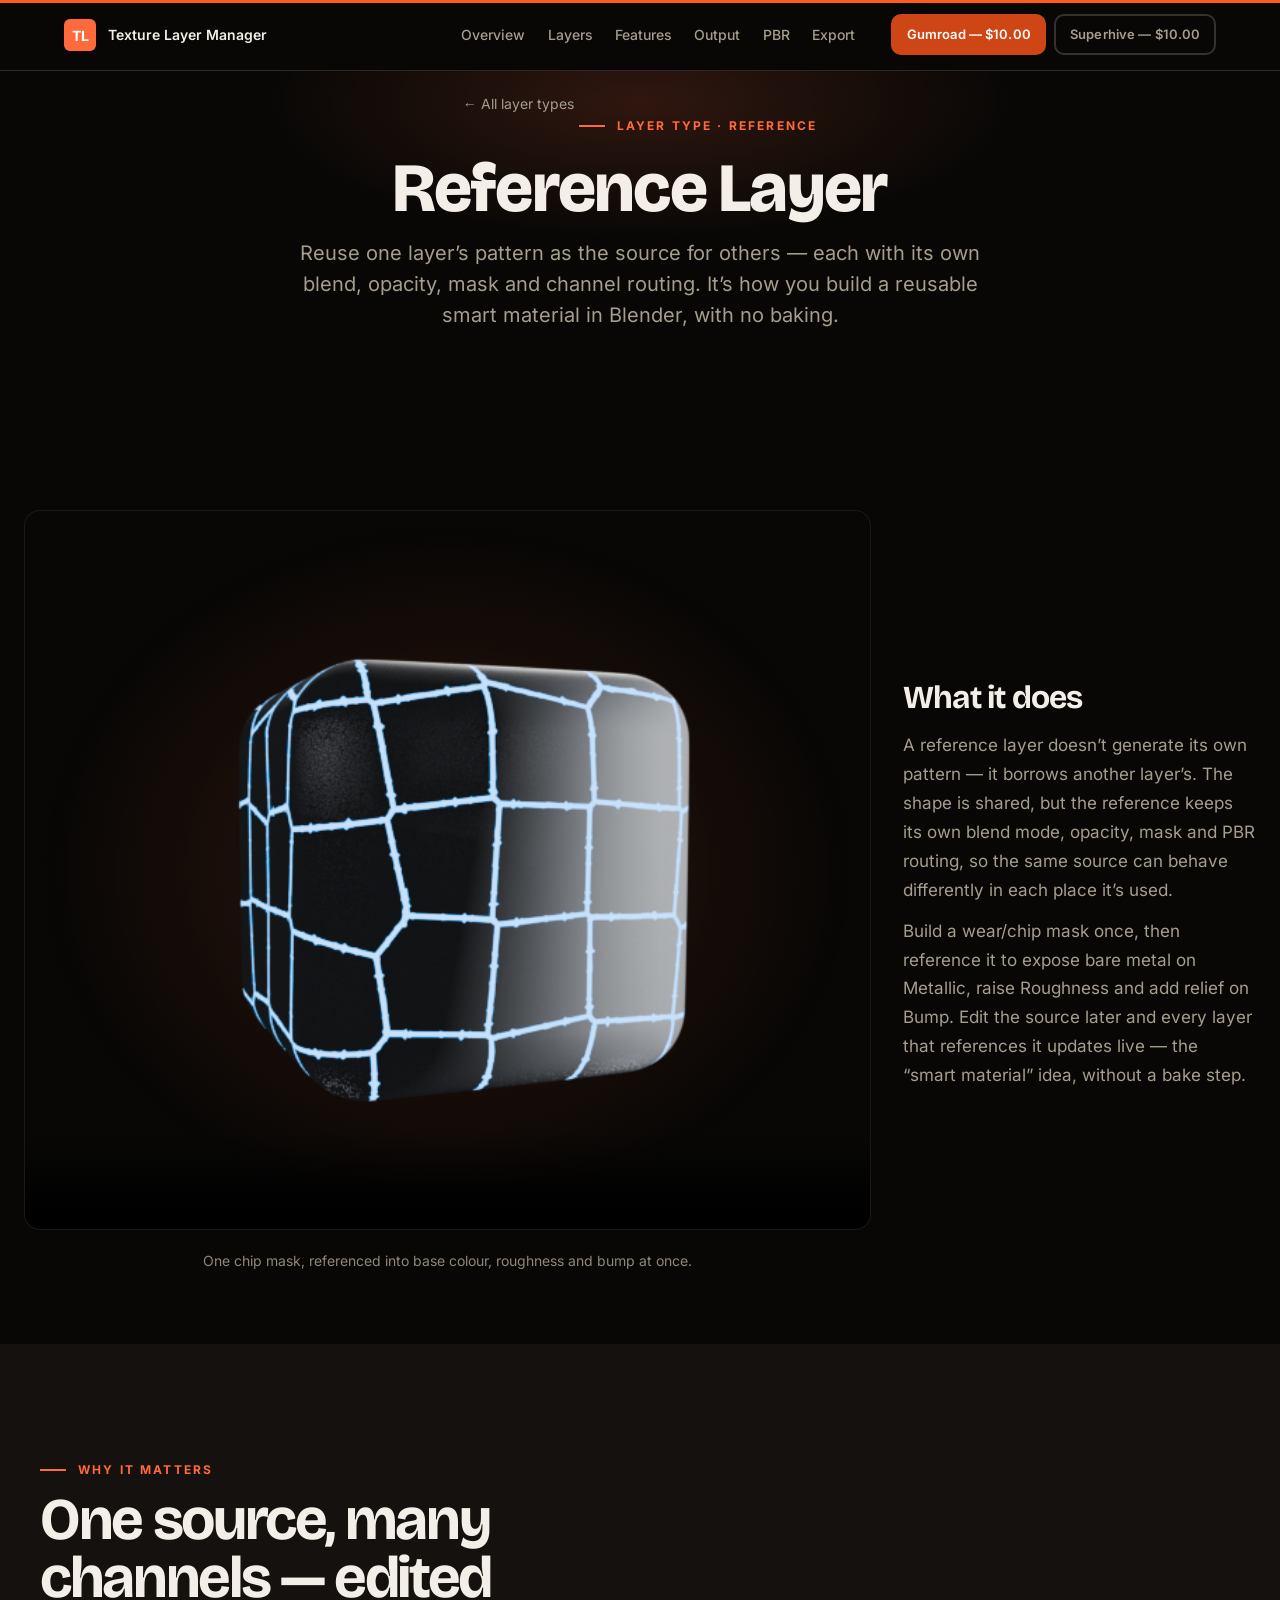
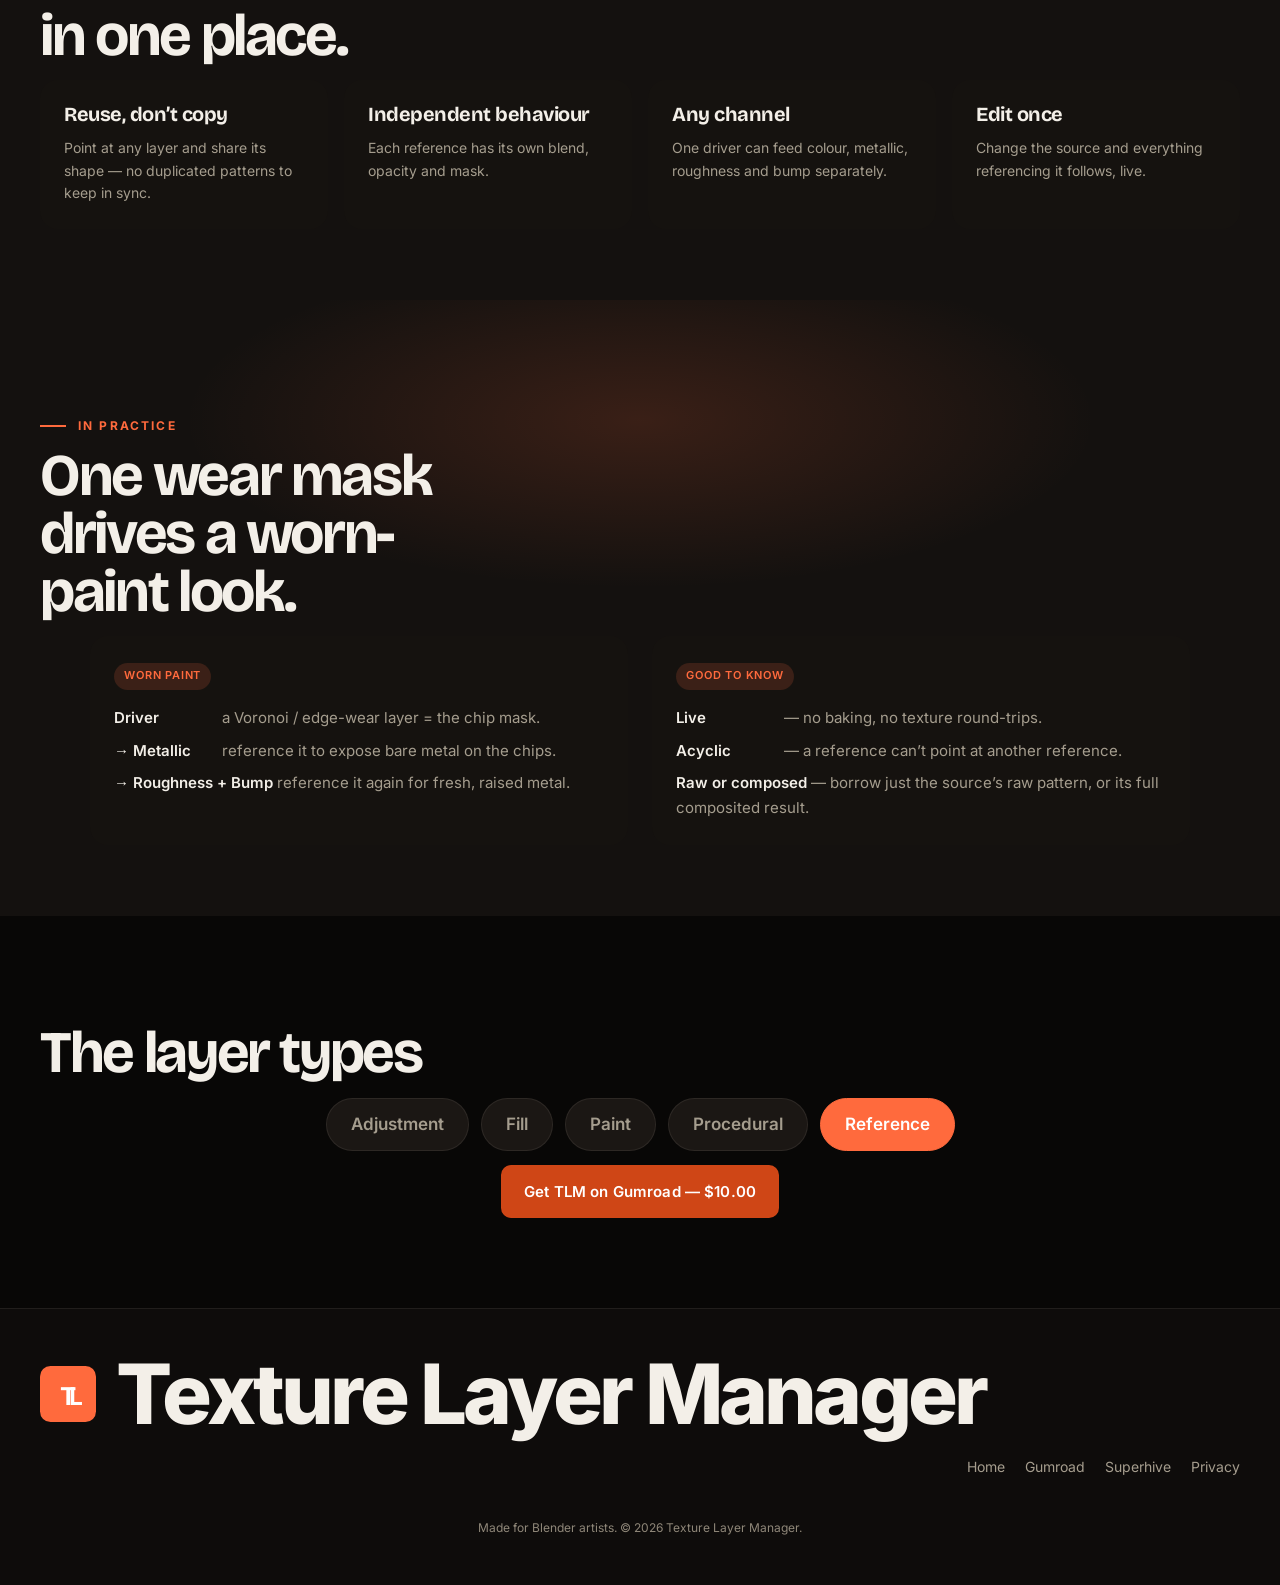
<file: layers/reference.html>
<!DOCTYPE html>
<html lang="en">

<head>
    <meta charset="UTF-8">
    <meta name="viewport" content="width=device-width, initial-scale=1.0">
    <title>Reference Layer — Texture Layer Manager</title>
    <meta name="description" content="The Reference layer: reuse one layer's pattern as the source for others, each with its own blend, mask and channel routing. Build a wear mask once and drive colour, metallic, roughness and bump from it — no baking.">
    <link rel="icon" href="../assets/favicon.svg" type="image/svg+xml">
    <link rel="stylesheet" href="../css/fonts.css">
    <link rel="stylesheet" href="../css/variables.css">
    <link rel="stylesheet" href="../css/base.css">
    <link rel="stylesheet" href="../css/layout.css">
    <link rel="stylesheet" href="../css/components.css">
    <link rel="stylesheet" href="../css/sections.css">
    <link rel="stylesheet" href="../css/bento.css">
    <link rel="stylesheet" href="../css/animations.css">
    <link rel="stylesheet" href="../css/polish.css?v=6">
    <link rel="stylesheet" href="../css/bold.css">
</head>

<body>
    <nav class="nav nav--scrolled" id="nav">
        <div class="nav__inner">
            <a href="../index.html" class="nav__brand">
                <svg class="nav__logo" viewBox="0 0 32 32" width="32" height="32" aria-hidden="true">
          <rect width="32" height="32" rx="6" fill="#ff6a3d"/>
          <text x="16" y="22" text-anchor="middle" fill="#fff" font-size="14" font-weight="700" font-family="Inter,sans-serif">TL</text>
        </svg>
                <span class="nav__brand-text">Texture Layer Manager</span>
            </a>
            <div class="nav__links" id="nav-links">
                <a href="../index.html#overview" class="nav__link">Overview</a>
                <a href="../index.html#layer-types" class="nav__link">Layers</a>
                <a href="../features.html" class="nav__link">Features</a>
                <a href="../index.html#channels" class="nav__link">Output</a>
                <a href="../index.html#pbr-channels" class="nav__link">PBR</a>
                <a href="../index.html#export" class="nav__link">Export</a>
            </div>
            <div class="nav__actions">
                <a href="https://eihort.gumroad.com/l/tlm" target="_blank" rel="noopener" class="btn btn--primary btn--sm nav__cta">Gumroad &mdash; $10.00</a>
                <a href="https://superhivemarket.com/products/257563" target="_blank" rel="noopener" class="btn btn--outline btn--sm nav__cta">Superhive &mdash; $10.00</a>
            </div>
            <button class="nav__hamburger" id="nav-hamburger" aria-label="Toggle menu"><span></span><span></span><span></span></button>
        </div>
    </nav>

    <main id="main">

    <header class="section layerhero">
        <div class="section__inner">
            <a href="../index.html#layer-types" class="layerhero__back">&larr; All layer types</a>
            <p class="section__eyebrow reveal">Layer Type &middot; Reference</p>
            <h1 class="layerhero__title reveal">Reference Layer</h1>
            <p class="layerhero__lead reveal">Reuse one layer&rsquo;s pattern as the source for others &mdash; each with its own blend, opacity, mask and channel routing. It&rsquo;s how you build a reusable smart material in Blender, with no baking.</p>
        </div>
    </header>

    <section class="section">
        <div class="section__inner layerdetail">
            <div class="layerdetail__media reveal">
                <video class="layerclip" controls autoplay muted loop playsinline poster="../assets/images/layers/refSite.png">
          <source src="../assets/videos/refVideo.mp4" type="video/mp4">
        </video>
                <p class="layerclip__cap">One chip mask, referenced into base colour, roughness and bump at once.</p>
            </div>
            <div class="layerdetail__text reveal">
                <h2>What it does</h2>
                <p>A reference layer doesn&rsquo;t generate its own pattern &mdash; it borrows another layer&rsquo;s. The shape is shared, but the reference keeps its own blend mode, opacity, mask and PBR routing, so the same source can behave differently
                    in each place it&rsquo;s used.</p>
                <p>Build a wear/chip mask once, then reference it to expose bare metal on Metallic, raise Roughness and add relief on Bump. Edit the source later and every layer that references it updates live &mdash; the &ldquo;smart material&rdquo; idea,
                    without a bake step.</p>
            </div>
        </div>
    </section>

    <section class="section blend-section">
        <div class="section__inner">
            <p class="section__eyebrow reveal">Why it matters</p>
            <h2 class="section__title reveal">One source, many channels &mdash; edited in one place.</h2>
            <div class="bento bento--grid reveal">
                <div class="bento__tile">
                    <h3>Reuse, don&rsquo;t copy</h3>
                    <p>Point at any layer and share its shape &mdash; no duplicated patterns to keep in sync.</p>
                </div>
                <div class="bento__tile">
                    <h3>Independent behaviour</h3>
                    <p>Each reference has its own blend, opacity and mask.</p>
                </div>
                <div class="bento__tile">
                    <h3>Any channel</h3>
                    <p>One driver can feed colour, metallic, roughness and bump separately.</p>
                </div>
                <div class="bento__tile">
                    <h3>Edit once</h3>
                    <p>Change the source and everything referencing it follows, live.</p>
                </div>
            </div>
        </div>
    </section>

    <section class="section masks-section">
        <div class="section__inner">
            <p class="section__eyebrow reveal">In practice</p>
            <h2 class="section__title reveal">One wear mask drives a worn-paint look.</h2>
            <div class="branching__grid reveal">
                <div class="branching__example">
                    <span class="badge">Worn paint</span>
                    <ul class="branching__list">
                        <li><span class="branching__ch">Driver</span> a Voronoi / edge-wear layer = the chip mask.</li>
                        <li><span class="branching__ch">&rarr; Metallic</span> reference it to expose bare metal on the chips.</li>
                        <li><span class="branching__ch">&rarr; Roughness + Bump</span> reference it again for fresh, raised metal.</li>
                    </ul>
                </div>
                <div class="branching__example">
                    <span class="badge">Good to know</span>
                    <ul class="branching__list">
                        <li><span class="branching__ch">Live</span> &mdash; no baking, no texture round-trips.</li>
                        <li><span class="branching__ch">Acyclic</span> &mdash; a reference can&rsquo;t point at another reference.</li>
                        <li><span class="branching__ch">Raw or composed</span> &mdash; borrow just the source&rsquo;s raw pattern, or its full composited result.</li>
                    </ul>
                </div>
            </div>
        </div>
    </section>

    <section class="section">
        <div class="section__inner">
            <h2 class="section__title reveal">The layer types</h2>
            <div class="layernav reveal">
                <a class="layernav__item" href="adjustment.html">Adjustment</a>
                <a class="layernav__item" href="fill.html">Fill</a>
                <a class="layernav__item" href="paint.html">Paint</a>
                <a class="layernav__item" href="procedural.html">Procedural</a>
                <a class="layernav__item layernav__item--active" href="reference.html">Reference</a>
            </div>
            <div style="text-align:center;margin-top:var(--space-8)">
                <a href="https://eihort.gumroad.com/l/tlm" target="_blank" rel="noopener" class="btn btn--primary btn--lg">Get TLM on Gumroad &mdash; $10.00</a>
            </div>
        </div>
    </section>

    </main>

    <footer class="footer">
        <div class="footer__inner">
            <div class="footer__brand">
                <svg width="28" height="28" viewBox="0 0 32 32" aria-hidden="true">
          <rect width="32" height="32" rx="6" fill="#ff6a3d"/>
          <text x="16" y="22" text-anchor="middle" fill="#fff" font-size="14" font-weight="700" font-family="Inter,sans-serif">TL</text>
        </svg>
                <span>Texture Layer Manager</span>
            </div>
            <div class="footer__links">
                <a href="../index.html">Home</a><a href="https://eihort.gumroad.com/l/tlm" target="_blank" rel="noopener">Gumroad</a><a href="https://superhivemarket.com/products/257563" target="_blank" rel="noopener">Superhive</a><a href="../privacy.html">Privacy</a>
            </div>
            <p class="footer__copy">Made for Blender artists. &copy; 2026 Texture Layer Manager.</p>
        </div>
    </footer>
    <script src="../js/main.js"></script>
</body>

</html>
</file>
<file: css/fonts.css>
/* Self-hosted fonts (GDPR-clean — no Google CDN). Generated from Google Fonts woff2. */

@font-face {
  font-family: 'Bricolage Grotesque';
  font-style: normal;
  font-weight: 400 800;
  font-stretch: 100%;
  font-display: swap;
  src: url('../assets/fonts/bricolage-grotesque-400-800-latin-ext.woff2') format('woff2');
  unicode-range: U+0100-02BA, U+02BD-02C5, U+02C7-02CC, U+02CE-02D7, U+02DD-02FF, U+0304, U+0308, U+0329, U+1D00-1DBF, U+1E00-1E9F, U+1EF2-1EFF, U+2020, U+20A0-20AB, U+20AD-20C0, U+2113, U+2C60-2C7F, U+A720-A7FF;
}

@font-face {
  font-family: 'Bricolage Grotesque';
  font-style: normal;
  font-weight: 400 800;
  font-stretch: 100%;
  font-display: swap;
  src: url('../assets/fonts/bricolage-grotesque-400-800-latin.woff2') format('woff2');
  unicode-range: U+0000-00FF, U+0131, U+0152-0153, U+02BB-02BC, U+02C6, U+02DA, U+02DC, U+0304, U+0308, U+0329, U+2000-206F, U+20AC, U+2122, U+2191, U+2193, U+2212, U+2215, U+FEFF, U+FFFD;
}

@font-face {
  font-family: 'Inter';
  font-style: normal;
  font-weight: 400 800;
  font-display: swap;
  src: url('../assets/fonts/inter-400-800-latin-ext.woff2') format('woff2');
  unicode-range: U+0100-02BA, U+02BD-02C5, U+02C7-02CC, U+02CE-02D7, U+02DD-02FF, U+0304, U+0308, U+0329, U+1D00-1DBF, U+1E00-1E9F, U+1EF2-1EFF, U+2020, U+20A0-20AB, U+20AD-20C0, U+2113, U+2C60-2C7F, U+A720-A7FF;
}

@font-face {
  font-family: 'Inter';
  font-style: normal;
  font-weight: 400 800;
  font-display: swap;
  src: url('../assets/fonts/inter-400-800-latin.woff2') format('woff2');
  unicode-range: U+0000-00FF, U+0131, U+0152-0153, U+02BB-02BC, U+02C6, U+02DA, U+02DC, U+0304, U+0308, U+0329, U+2000-206F, U+20AC, U+2122, U+2191, U+2193, U+2212, U+2215, U+FEFF, U+FFFD;
}
</file>
<file: css/variables.css>
:root {
  /* ── Colors ── warm near-black + ember accent (was cool blue-black) ── */
  --color-bg:          #0e0c0b;
  --color-bg-alt:      #14110f;
  --color-surface:     #1b1714;
  --color-surface-alt: #261f19;
  --color-surface-hover: #322a22;

  --color-text:        #f3efe8;
  --color-text-sub:    #a59d8e;
  --color-text-muted:  #6c6457;

  --color-accent:      #ff6a3d;
  --color-accent-hover:#ff8a66;
  --color-accent-glow: rgba(255, 106, 61, 0.16);
  --color-accent-glow-strong: rgba(255, 106, 61, 0.28);

  --color-cta:         #ff6a3d;
  --color-cta-hover:   #ff8a66;

  --color-border:      rgba(255, 238, 224, 0.08);
  --color-border-hover:rgba(255, 238, 224, 0.16);

  /* ── Typography ── characterful display for headings, Inter for body ── */
  --font-display: 'Bricolage Grotesque', 'Inter', sans-serif;
  --font-sans: 'Inter', -apple-system, BlinkMacSystemFont, 'Segoe UI', sans-serif;
  --font-mono: 'JetBrains Mono', 'Fira Code', monospace;

  --text-xs:   0.75rem;
  --text-sm:   0.875rem;
  --text-base: 1rem;
  --text-lg:   1.125rem;
  --text-xl:   1.25rem;
  --text-2xl:  1.5rem;
  --text-3xl:  2rem;
  --text-4xl:  2.5rem;
  --text-5xl:  3.5rem;

  /* ── Spacing ── */
  --space-1:  0.25rem;
  --space-2:  0.5rem;
  --space-3:  0.75rem;
  --space-4:  1rem;
  --space-5:  1.25rem;
  --space-6:  1.5rem;
  --space-7:  1.75rem;
  --space-8:  2rem;
  --space-10: 2.5rem;
  --space-12: 3rem;
  --space-16: 4rem;
  --space-20: 5rem;
  --space-24: 6rem;

  /* ── Layout ── */
  --max-width:      1200px;
  --max-width-text: 720px;
  --radius:         8px;
  --radius-lg:      16px;
  --radius-xl:      24px;

  /* ── Animation ── */
  --ease-out:    cubic-bezier(0.16, 1, 0.3, 1);
  --ease-in-out: cubic-bezier(0.65, 0, 0.35, 1);
  --dur-fast:    150ms;
  --dur-normal:  300ms;
  --dur-slow:    600ms;
  --dur-reveal:  800ms;
}
</file>
<file: css/base.css>
/* ── Reset ── */
*, *::before, *::after { box-sizing: border-box; margin: 0; padding: 0; }
html { scroll-behavior: smooth; -webkit-text-size-adjust: 100%; }

body {
  font-family: var(--font-sans);
  font-size: var(--text-base);
  line-height: 1.6;
  color: var(--color-text);
  background: var(--color-bg);
  -webkit-font-smoothing: antialiased;
  -moz-osx-font-smoothing: grayscale;
  overflow-x: hidden;
}

img, svg { display: block; max-width: 100%; }
a { color: var(--color-accent); text-decoration: none; transition: color var(--dur-fast); }
a:hover { color: var(--color-accent-hover); }

h1, h2, h3, h4 {
  font-family: var(--font-display);
  font-weight: 700;
  line-height: 1.08;
  color: var(--color-text);
  letter-spacing: -0.025em;
}
h1 { font-size: var(--text-5xl); font-weight: 800; }
h2 { font-size: var(--text-4xl); }
h3 { font-size: var(--text-2xl); }
h4 { font-size: var(--text-lg); }

p { color: var(--color-text-sub); }

ul { list-style: none; }

strong { color: var(--color-text); font-weight: 600; }

::selection {
  background: var(--color-accent);
  color: #fff;
}

/* ── Scrollbar ── */
::-webkit-scrollbar { width: 8px; }
::-webkit-scrollbar-track { background: var(--color-bg); }
::-webkit-scrollbar-thumb { background: var(--color-surface-alt); border-radius: 4px; }
::-webkit-scrollbar-thumb:hover { background: var(--color-text-muted); }
</file>
<file: css/layout.css>
/* ── Section container ── */
.section {
  padding: var(--space-16) var(--space-6);
}
.section__inner {
  max-width: var(--max-width);
  margin: 0 auto;
}
.section__eyebrow {
  display: inline-flex;
  align-items: center;
  gap: var(--space-3);
  text-align: left;
  font-size: var(--text-xs);
  font-weight: 700;
  letter-spacing: 0.14em;
  text-transform: uppercase;
  color: var(--color-accent);
  margin-bottom: var(--space-4);
}
.section__eyebrow::before {
  content: "";
  width: 26px;
  height: 2px;
  background: var(--color-accent);
}
.section__title {
  text-align: left;
  margin-bottom: var(--space-5, 1.25rem);
  max-width: 26ch;
}
.section__subtitle {
  text-align: left;
  max-width: var(--max-width-text);
  margin: 0 0 var(--space-12);
  font-size: var(--text-lg);
}

/* ── Alternating section backgrounds ── */
.blend-section,
.masks-section,
.io-section,
.stats-section,
.compat-section {
  background: var(--color-bg-alt);
}

/* ── Media frames ── */
.media-frame {
  overflow: hidden;
  border-radius: var(--radius-lg);
  background: var(--color-surface);
  border: 1px solid var(--color-border);
}
.media-frame--16x9 { aspect-ratio: 16 / 9; }
.media-frame--4x3  { aspect-ratio: 4 / 3; }
.media-frame--21x9 { aspect-ratio: 21 / 9; }
.media-frame--1x1  { aspect-ratio: 1 / 1; }

.media-frame img {
  width: 100%;
  height: 100%;
  object-fit: cover;
}

/*
   Drop-in image slots.
   Each modifier maps to a real file under assets/images/<area>/.
   When the file is missing, no warning fires — the URL is silently
   dropped and the underlying media-frame surface + the .placeholder
   inside (with its "Drop in <path>" hint) remain visible. Drop the
   file in and refresh: the image fills the frame.
   Slugs are alphabetical. Match HTML data-tab attributes (layers)
   and the screenshot keys.
*/
.media-frame--layer,
.media-frame--screenshot {
  background-size: cover;
  background-position: center;
  background-repeat: no-repeat;
}

.media-frame--layer-adjustment  { background-image: url('../assets/images/layers/adjSite.png');           }
.media-frame--layer-fill        { background-image: url('../assets/images/layers/fillSite.png');         }
.media-frame--layer-group       { background-image: url('../assets/images/layer-types/group.png');       }
.media-frame--layer-paint       { background-image: url('../assets/images/layers/paintSite.png');        }
.media-frame--layer-procedural  { background-image: url('../assets/images/layers/procSite.png');         }
.media-frame--layer-reference   { background-image: url('../assets/images/layers/refSite.png');          }

/* Transparent product renders (a single object on a transparent background):
   show the WHOLE subject, centred on the card surface — never crop it.
   `cover` was scaling the square 800x800 render up to fill the 4:3 frame and
   slicing the object's top/side corners against the frame edge. `contain`
   fits the subject inside the frame with clean margins instead. */
.media-frame--layer-adjustment,
.media-frame--layer-fill,
.media-frame--layer-paint,
.media-frame--layer-procedural,
.media-frame--layer-reference {
  background-size: contain;
}

.media-frame--screenshot-hero         { background-image: url('../assets/images/screenshots/hero.png');         }
.media-frame--screenshot-pbr          { background-image: url('../assets/images/screenshots/pbr-channels.png'); }
.media-frame--screenshot-smart-masks  { background-image: url('../assets/images/screenshots/smart-masks.png');  }
.media-frame--screenshot-bake         { background-image: url('../assets/images/screenshots/bake.png');         }

/* Placeholders are a DEV-ONLY drop-in guide ("Drop in <path>"). They must
   never show on the public site — hidden globally. A frame with no image
   simply shows its clean dark surface. (Was gated on an `is-filled` class
   that nothing ever set, so the dev hints overlaid every real image.) */
.media-frame .placeholder { display: none; }

/* ── Placeholder ── */
.placeholder {
  width: 100%;
  height: 100%;
  display: flex;
  flex-direction: column;
  align-items: center;
  justify-content: center;
  gap: var(--space-3);
  color: var(--color-text-muted);
  font-size: var(--text-sm);
  padding: var(--space-4);
  text-align: center;
}
.placeholder svg {
  opacity: 0.4;
}

/* ── Responsive helpers ── */
@media (max-width: 767px) {
  h1 { font-size: var(--text-3xl); }
  h2 { font-size: var(--text-2xl); }
  .section { padding: var(--space-12) var(--space-4); }
}
@media (min-width: 768px) and (max-width: 1023px) {
  h1 { font-size: var(--text-4xl); }
}
</file>
<file: css/components.css>
/* ══════════════════════════════════════════════════════════════════════
   NAV
   ══════════════════════════════════════════════════════════════════════ */
.nav {
  position: fixed;
  top: 0;
  left: 0;
  right: 0;
  z-index: 100;
  background: transparent;
  transition: background var(--dur-normal) var(--ease-out),
              border-color var(--dur-normal) var(--ease-out),
              backdrop-filter var(--dur-normal) var(--ease-out);
  border-bottom: 1px solid transparent;
}
.nav--scrolled {
  background: rgba(10, 10, 15, 0.92);
  backdrop-filter: blur(12px);
  -webkit-backdrop-filter: blur(12px);
  border-bottom-color: var(--color-border);
}
.nav__inner {
  max-width: var(--max-width);
  margin: 0 auto;
  padding: var(--space-4) var(--space-6);
  display: flex;
  align-items: center;
  gap: var(--space-8);
}
.nav__brand {
  display: flex;
  align-items: center;
  gap: var(--space-3);
  color: var(--color-text);
  font-weight: 700;
  font-size: var(--text-sm);
  white-space: nowrap;
}
.nav__brand:hover { color: var(--color-text); }
.nav__logo { flex-shrink: 0; }

.nav__links {
  display: flex;
  align-items: center;
  gap: var(--space-6);
  margin-left: auto;
}
.nav__link {
  color: var(--color-text-sub);
  font-size: var(--text-sm);
  font-weight: 500;
  transition: color var(--dur-fast);
}
.nav__link:hover { color: var(--color-text); }

.nav__cta { margin-left: var(--space-4); }
.nav__actions {
  display: flex;
  align-items: center;
  gap: var(--space-2);
  margin-left: var(--space-4);
}
.nav__actions .nav__cta { margin-left: 0; }

.nav__hamburger {
  display: none;
  flex-direction: column;
  gap: 5px;
  background: none;
  border: none;
  cursor: pointer;
  padding: var(--space-2);
  margin-left: auto;
}
.nav__hamburger span {
  width: 22px;
  height: 2px;
  background: var(--color-text);
  border-radius: 1px;
  transition: transform var(--dur-normal) var(--ease-out),
              opacity var(--dur-normal);
}
.nav--open .nav__hamburger span:nth-child(1) {
  transform: translateY(7px) rotate(45deg);
}
.nav--open .nav__hamburger span:nth-child(2) {
  opacity: 0;
}
.nav--open .nav__hamburger span:nth-child(3) {
  transform: translateY(-7px) rotate(-45deg);
}

/* Mobile nav */
@media (max-width: 767px) {
  .nav__links {
    display: none;
    position: absolute;
    top: 100%;
    left: 0;
    right: 0;
    flex-direction: column;
    background: rgba(10, 10, 15, 0.97);
    backdrop-filter: blur(12px);
    padding: var(--space-6);
    gap: var(--space-4);
    border-bottom: 1px solid var(--color-border);
  }
  .nav--open .nav__links { display: flex; }
  .nav__cta, .nav__actions { display: none; }
  .nav__hamburger { display: flex; }
  .nav__brand-text { display: none; }
}

/* ══════════════════════════════════════════════════════════════════════
   BUTTONS
   ══════════════════════════════════════════════════════════════════════ */
.btn {
  display: inline-flex;
  align-items: center;
  justify-content: center;
  gap: var(--space-2);
  font-family: var(--font-sans);
  font-weight: 600;
  border-radius: var(--radius);
  cursor: pointer;
  transition: all var(--dur-fast) var(--ease-out);
  text-decoration: none;
  white-space: nowrap;
  border: 2px solid transparent;
}
.btn--sm {
  font-size: var(--text-sm);
  padding: var(--space-2) var(--space-4);
}
.btn--lg {
  font-size: var(--text-base);
  padding: var(--space-3) var(--space-8);
}
.btn--primary {
  background: var(--color-accent);
  color: #fff;
  border-color: var(--color-accent);
}
.btn--primary:hover {
  background: var(--color-accent-hover);
  border-color: var(--color-accent-hover);
  color: #fff;
  box-shadow: 0 0 24px var(--color-accent-glow);
}
.btn--outline {
  background: transparent;
  color: var(--color-text-sub);
  border-color: var(--color-border-hover);
}
.btn--outline:hover {
  color: var(--color-text);
  border-color: var(--color-text-muted);
  background: rgba(255, 255, 255, 0.03);
}

/* ══════════════════════════════════════════════════════════════════════
   BADGES
   ══════════════════════════════════════════════════════════════════════ */
.badge {
  display: inline-block;
  font-size: var(--text-xs);
  font-weight: 600;
  text-transform: uppercase;
  letter-spacing: 0.06em;
  padding: var(--space-1) var(--space-3);
  border-radius: 100px;
  background: var(--color-accent-glow);
  color: var(--color-accent);
}
.badge--sm {
  font-size: 0.65rem;
  padding: 2px var(--space-2);
}

/* ══════════════════════════════════════════════════════════════════════
   CARDS (generic)
   ══════════════════════════════════════════════════════════════════════ */
.card {
  background: var(--color-surface);
  border: 1px solid var(--color-border);
  border-radius: var(--radius-lg);
  padding: var(--space-6);
  transition: border-color var(--dur-normal), box-shadow var(--dur-normal);
}
.card:hover {
  border-color: var(--color-border-hover);
  box-shadow: 0 4px 24px rgba(0, 0, 0, 0.3);
}
</file>
<file: css/sections.css>
/* ══════════════════════════════════════════════════════════════════════
   HERO
   ══════════════════════════════════════════════════════════════════════ */
.hero {
  min-height: 100vh;
  display: flex;
  align-items: center;
  padding: calc(80px + var(--space-12)) var(--space-6) var(--space-12);
  position: relative;
  overflow: hidden;
  max-width: 100vw;
}
/* Subtle radial glow behind hero */
.hero::before {
  content: '';
  position: absolute;
  top: -20%;
  right: 0;
  width: 50%;
  height: 80%;
  background: radial-gradient(ellipse, var(--color-accent-glow) 0%, transparent 70%);
  pointer-events: none;
}
.hero__inner {
  max-width: var(--max-width);
  margin: 0 auto;
  display: grid;
  grid-template-columns: 1fr 1fr;
  gap: var(--space-12);
  align-items: center;
  width: 100%;
  position: relative;
}
.hero__title {
  margin-bottom: var(--space-6);
}
.hero__subtitle {
  font-size: var(--text-lg);
  margin-bottom: var(--space-8);
  max-width: 520px;
}
.hero__ctas {
  display: flex;
  flex-wrap: wrap;
  gap: var(--space-4);
  margin-bottom: var(--space-10);
}
.hero__stats {
  display: flex;
  flex-wrap: wrap;
  gap: var(--space-6);
}
.hero__stat {
  font-size: var(--text-sm);
  color: var(--color-text-muted);
}
.hero__stat strong {
  color: var(--color-accent);
  font-size: var(--text-xl);
  display: block;
}
.hero__image {
  box-shadow: 0 8px 40px rgba(0, 0, 0, 0.5),
              0 0 60px var(--color-accent-glow);
}

@media (max-width: 767px) {
  .hero { min-height: auto; padding-top: calc(70px + var(--space-8)); }
  .hero__inner { grid-template-columns: 1fr; gap: var(--space-8); }
  .hero__stats { gap: var(--space-4); }
}

/* ══════════════════════════════════════════════════════════════════════
   PAIN POINTS
   ══════════════════════════════════════════════════════════════════════ */
.pain__grid {
  display: grid;
  grid-template-columns: repeat(3, 1fr);
  gap: var(--space-8);
  margin-bottom: var(--space-10);
}
.pain__card {
  text-align: center;
  padding: var(--space-8) var(--space-6);
  border-radius: var(--radius-lg);
  background: var(--color-surface);
  border: 1px solid var(--color-border);
  transition: border-color var(--dur-normal), transform var(--dur-normal) var(--ease-out);
}
.pain__card:hover {
  border-color: var(--color-border-hover);
  transform: translateY(-4px);
}
.pain__icon {
  color: var(--color-accent);
  margin-bottom: var(--space-4);
  display: flex;
  justify-content: center;
}
.pain__text {
  font-size: var(--text-lg);
  color: var(--color-text-sub);
}
.pain__bridge {
  text-align: center;
  font-size: var(--text-xl);
  color: var(--color-text);
  font-weight: 600;
}

@media (max-width: 767px) {
  .pain__grid { grid-template-columns: 1fr; gap: var(--space-4); }
}

/* ══════════════════════════════════════════════════════════════════════
   EDITABLE SHADER
   ══════════════════════════════════════════════════════════════════════ */
.editable-section {
  background: var(--color-bg-alt);
}
.editable__grid {
  display: grid;
  grid-template-columns: minmax(0, 1fr) auto minmax(0, 1fr);
  gap: var(--space-6);
  align-items: stretch;
}
.editable__panel {
  background: var(--color-surface);
  border: 1px solid var(--color-border);
  border-radius: var(--radius-lg);
  padding: var(--space-8);
  min-width: 0;
}
.editable__panel .badge {
  margin-bottom: var(--space-4);
}
.editable__panel h3 {
  margin-bottom: var(--space-3);
}
.editable__panel p {
  font-size: var(--text-base);
  line-height: 1.7;
  margin-bottom: var(--space-5);
}
.editable__list {
  display: flex;
  flex-direction: column;
  gap: var(--space-3);
}
.editable__list li {
  position: relative;
  padding-left: var(--space-6);
  color: var(--color-text-sub);
  font-size: var(--text-sm);
  line-height: 1.55;
}
.editable__list li::before {
  content: '';
  position: absolute;
  left: 0;
  top: 0.55em;
  width: 7px;
  height: 7px;
  border-radius: 50%;
  background: var(--color-accent);
}
.editable__convert {
  align-self: center;
  display: flex;
  flex-direction: column;
  align-items: center;
  gap: var(--space-2);
  color: var(--color-accent);
  font-size: var(--text-xs);
  font-weight: 700;
  letter-spacing: 0.12em;
  text-transform: uppercase;
}
.editable__convert svg {
  color: var(--color-accent);
}
.editable__note {
  text-align: center;
  margin-top: var(--space-8);
  color: var(--color-accent);
  font-weight: 600;
}

@media (max-width: 767px) {
  .editable__grid {
    grid-template-columns: 1fr;
  }
  .editable__convert svg {
    transform: rotate(90deg);
  }
  .editable__panel {
    padding: var(--space-6);
  }
}

/* ══════════════════════════════════════════════════════════════════════
   LAYER TYPES (tabs)
   ══════════════════════════════════════════════════════════════════════ */
.layers {
  display: grid;
  grid-template-columns: 200px 1fr;
  gap: var(--space-8);
  background: var(--color-surface);
  border: 1px solid var(--color-border);
  border-radius: var(--radius-xl);
  padding: var(--space-6);
  min-height: 400px;
}
.layers__tabs {
  display: flex;
  flex-direction: column;
  gap: var(--space-2);
}
.layers__tab {
  background: none;
  border: none;
  color: var(--color-text-sub);
  font-family: var(--font-sans);
  font-size: var(--text-base);
  font-weight: 500;
  padding: var(--space-3) var(--space-4);
  border-radius: var(--radius);
  cursor: pointer;
  text-align: left;
  transition: all var(--dur-fast);
}
.layers__tab:hover {
  color: var(--color-text);
  background: var(--color-surface-alt);
}
.layers__tab.is-active {
  color: var(--color-accent);
  background: var(--color-accent-glow);
}
.layers__panel {
  display: none;
  grid-template-columns: 1fr 1fr;
  gap: var(--space-6);
  align-items: start;
  animation: fadeIn var(--dur-normal) var(--ease-out);
}
.layers__panel.is-active {
  display: grid;
}
.layers__info h3 {
  margin: var(--space-3) 0 var(--space-4);
}
.layers__info p {
  font-size: var(--text-base);
  line-height: 1.7;
}

@keyframes fadeIn {
  from { opacity: 0; transform: translateY(8px); }
  to   { opacity: 1; transform: translateY(0); }
}

@media (max-width: 767px) {
  .layers {
    grid-template-columns: 1fr;
    min-height: auto;
  }
  .layers__tabs {
    flex-direction: row;
    overflow-x: auto;
    gap: var(--space-1);
    -webkit-overflow-scrolling: touch;
  }
  .layers__tab {
    font-size: var(--text-sm);
    padding: var(--space-2) var(--space-3);
    white-space: nowrap;
  }
  .layers__panel.is-active {
    grid-template-columns: 1fr;
  }
}

/* ══════════════════════════════════════════════════════════════════════
   BLEND MODES
   ══════════════════════════════════════════════════════════════════════ */
.blend {
  display: flex;
  flex-wrap: wrap;
  justify-content: center;
  gap: var(--space-8);
  margin-top: var(--space-8);
}
.blend__group {
  text-align: center;
}
.blend__label {
  font-size: var(--text-xs);
  text-transform: uppercase;
  letter-spacing: 0.1em;
  color: var(--color-text-muted);
  margin-bottom: var(--space-3);
}
.blend__modes {
  display: flex;
  flex-wrap: wrap;
  gap: var(--space-2);
  justify-content: center;
}
.blend__pill {
  font-size: var(--text-xs);
  padding: var(--space-1) var(--space-3);
  background: var(--color-surface);
  border: 1px solid var(--color-border);
  border-radius: 100px;
  color: var(--color-text-sub);
  transition: all var(--dur-fast);
}
.blend__pill:hover {
  border-color: var(--color-accent);
  color: var(--color-accent);
}

/* ══════════════════════════════════════════════════════════════════════
   PBR CHANNELS
   ══════════════════════════════════════════════════════════════════════ */
.pbr__grid {
  display: grid;
  grid-template-columns: repeat(3, 1fr);
  gap: var(--space-4);
}
.pbr__card {
  background: var(--color-surface);
  border: 1px solid var(--color-border);
  border-left: 3px solid var(--accent, var(--color-accent));
  border-radius: var(--radius);
  padding: var(--space-4) var(--space-6);
  transition: border-color var(--dur-normal), transform var(--dur-normal) var(--ease-out);
}
.pbr__card:hover {
  border-color: var(--color-border-hover);
  border-left-color: var(--accent, var(--color-accent));
  transform: translateY(-2px);
}
.pbr__card h4 {
  margin-bottom: var(--space-2);
  font-size: var(--text-base);
}
.pbr__card p {
  font-size: var(--text-sm);
}

@media (max-width: 767px) {
  .pbr__grid { grid-template-columns: 1fr; }
}
@media (min-width: 768px) and (max-width: 1023px) {
  .pbr__grid { grid-template-columns: repeat(2, 1fr); }
}

/* ══════════════════════════════════════════════════════════════════════
   MASKS
   ══════════════════════════════════════════════════════════════════════ */
.masks__grid {
  display: grid;
  grid-template-columns: 1fr 1fr 1.5fr;
  gap: var(--space-4);
  margin-bottom: var(--space-4);
}
.masks__card {
  background: var(--color-surface);
  border: 1px solid var(--color-border);
  border-radius: var(--radius-lg);
  padding: var(--space-6);
  transition: border-color var(--dur-normal);
}
.masks__card:hover {
  border-color: var(--color-border-hover);
}
.masks__icon {
  color: var(--color-accent);
  margin-bottom: var(--space-4);
}
.masks__card h4 {
  margin-bottom: var(--space-2);
}
.masks__card p {
  font-size: var(--text-sm);
  margin-bottom: var(--space-3);
}
.masks__types {
  display: flex;
  flex-wrap: wrap;
  gap: var(--space-2);
  margin-top: var(--space-3);
}
.masks__extra {
  text-align: center;
  font-size: var(--text-base);
  color: var(--color-accent);
  font-weight: 500;
}
.masks__subhead {
  text-align: center;
  font-size: var(--text-xl);
  font-weight: 700;
  margin: 0 0 var(--space-6);
  color: var(--color-text);
}

@media (max-width: 767px) {
  .masks__grid { grid-template-columns: 1fr; }
}

/* ══════════════════════════════════════════════════════════════════════
   PROCEDURAL SHOWCASE (video loop + name chips)
   ══════════════════════════════════════════════════════════════════════ */
.proc__showcase {
  position: relative;
  aspect-ratio: 16 / 9;
  max-width: 1100px;
  margin: 0 auto;
  border-radius: var(--radius-xl);
  background: var(--color-surface);
  border: 1px solid var(--color-border);
  overflow: hidden;
}
.proc__video {
  position: absolute;
  inset: 0;
  width: 100%;
  height: 100%;
  object-fit: cover;
  z-index: 2;
  background: transparent;
}
/* Placeholder shown when the <video> has no playable source.
   The <video> element renders as transparent in that case, so the
   placeholder underneath (z:1) becomes visible — exactly what we
   want for "drop in path to fill". */
.proc__placeholder {
  position: absolute;
  inset: 0;
  display: flex;
  flex-direction: column;
  align-items: center;
  justify-content: center;
  gap: var(--space-3);
  color: var(--color-text-muted);
  font-size: var(--text-sm);
  text-align: center;
  padding: var(--space-6);
  border: 2px dashed var(--color-border);
  border-radius: var(--radius-xl);
  z-index: 1;
}
.proc__placeholder svg {
  opacity: 0.5;
}
.proc__placeholder code {
  background: var(--color-bg);
  border: 1px solid var(--color-border);
  border-radius: 4px;
  padding: 1px 6px;
  font-size: var(--text-xs);
  color: var(--color-accent);
}

.proc__list {
  display: flex;
  flex-wrap: wrap;
  gap: var(--space-2);
  justify-content: center;
  max-width: 900px;
  margin: var(--space-8) auto 0;
}
.proc__chip {
  display: inline-flex;
  align-items: center;
  padding: var(--space-2) var(--space-4);
  background: var(--color-surface);
  border: 1px solid var(--color-border);
  border-radius: 9999px;
  font-size: var(--text-sm);
  color: var(--color-text-sub);
  transition: border-color var(--dur-normal), color var(--dur-normal), transform var(--dur-normal) var(--ease-out);
}
.proc__chip:hover {
  border-color: var(--color-accent);
  color: var(--color-text);
  transform: translateY(-1px);
}

@media (max-width: 767px) {
  .proc__chip { font-size: var(--text-xs); padding: var(--space-1) var(--space-3); }
}

/* ══════════════════════════════════════════════════════════════════════
   IMPORT / EXPORT
   ══════════════════════════════════════════════════════════════════════ */
.io__grid {
  display: grid;
  grid-template-columns: 1fr auto 1fr;
  gap: var(--space-8);
  background: var(--color-surface);
  border: 1px solid var(--color-border);
  border-radius: var(--radius-xl);
  padding: var(--space-8);
}
.io__col { }
.io__icon {
  color: var(--color-accent);
  margin-bottom: var(--space-4);
}
.io__col h3 {
  margin-bottom: var(--space-4);
  font-size: var(--text-xl);
}
.io__list {
  display: flex;
  flex-direction: column;
  gap: var(--space-3);
}
.io__list li {
  font-size: var(--text-sm);
  color: var(--color-text-sub);
  padding-left: var(--space-6);
  position: relative;
}
.io__list li::before {
  content: '';
  position: absolute;
  left: 0;
  top: 7px;
  width: 6px;
  height: 6px;
  border-radius: 50%;
  background: var(--color-accent);
}
.io__engines {
  display: flex;
  flex-wrap: wrap;
  gap: var(--space-2);
  margin-bottom: var(--space-4);
}
.io__divider {
  width: 1px;
  background: var(--color-border);
}

@media (max-width: 767px) {
  .io__grid {
    grid-template-columns: 1fr;
    gap: var(--space-6);
  }
  .io__divider {
    width: 100%;
    height: 1px;
  }
}

/* ══════════════════════════════════════════════════════════════════════
   PRESETS
   ══════════════════════════════════════════════════════════════════════ */
.presets__strip {
  display: grid;
  grid-template-columns: repeat(4, 1fr);
  gap: var(--space-4);
}
.presets__card {
  background: var(--color-surface);
  border: 1px solid var(--color-border);
  border-radius: var(--radius-lg);
  overflow: hidden;
  transition: border-color var(--dur-normal), transform var(--dur-normal) var(--ease-out);
}
.presets__card:hover {
  border-color: var(--color-border-hover);
  transform: translateY(-4px);
  box-shadow: 0 14px 34px rgba(0, 0, 0, 0.45),
              0 0 28px var(--color-accent-glow);
}
.presets__preview {
  aspect-ratio: 1;
  width: 100%;
  background-size: cover;
  background-position: center;
  background-repeat: no-repeat;
  transition: transform var(--dur-normal) var(--ease-out);
}
.presets__card:hover .presets__preview { transform: scale(1.05); }
/*
   Per-preset slot.
   Each rule stacks:
     1. url('../assets/images/presets/<slug>.png')  ← user-provided render
     2. linear-gradient(...)                          ← palette fallback
   When the image is missing the gradient remains visible and the card
   still reads as the right material family. Slugs are alphabetical.
*/
.presets__preview--anime-genshin-hero {
  background-image:
    url('../assets/images/presets/anime-genshin-hero.png'),
    linear-gradient(135deg, #efe7e0, #b9a9d6, #6a5a8a);
}
.presets__preview--bronze-verdigris-patina {
  background-image:
    url('../assets/images/presets/bronze-verdigris-patina.png'),
    linear-gradient(135deg, #a87833, #3a6248, #1c1410);
}
.presets__preview--burn-dissolve {
  background-image:
    url('../assets/images/presets/burn-dissolve.png'),
    linear-gradient(135deg, #0a2a14, #2faa6a, #ff3ad0);
}
.presets__preview--galaxy-marble {
  background-image:
    url('../assets/images/presets/galaxy-marble.png'),
    linear-gradient(135deg, #14110f, #5a2a7a, #d8b65a);
}
.presets__preview--holo-card {
  background-image:
    url('../assets/images/presets/holo-card.png'),
    linear-gradient(135deg, #7b34e0, #ff3cf0, #2cc8ff);
}
.presets__preview--inverted-checker {
  background-image:
    url('../assets/images/presets/inverted-checker.png'),
    linear-gradient(135deg, #111111, #f5f5f5, #111111);
}
.presets__preview--mars {
  background-image:
    url('../assets/images/presets/mars.png'),
    linear-gradient(135deg, #6e2a14, #b8642a, #d8a060);
}
.presets__preview--coral-rock {
  background-image:
    url('../assets/images/presets/coral-rock.png'),
    linear-gradient(135deg, #2a1a12, #6b4326, #b07a4a);
}
.presets__preview--mirror {
  background-image:
    url('../assets/images/presets/mirror.png'),
    linear-gradient(135deg, #2a3a55, #8aa0c0, #d8e2f0);
}
.presets__preview--oil-slick {
  background-image:
    url('../assets/images/presets/oil-slick.png'),
    linear-gradient(135deg, #0a0a14, #6a2a8a, #2cc8ff);
}
.presets__preview--plasma-core {
  background-image:
    url('../assets/images/presets/plasma-core.png'),
    linear-gradient(135deg, #1a0606, #b82010, #ff8a18);
}
.presets__preview--watercolor {
  background-image:
    url('../assets/images/presets/watercolor.png'),
    linear-gradient(135deg, #cfeaf2, #8ad0c0, #6aa8d8);
}
.presets__preview--wireframe {
  background-image:
    url('../assets/images/presets/wireframe.png'),
    linear-gradient(135deg, #1a2a55, #5a7ad8, #e8eeff);
}
.presets__card h4 {
  padding: var(--space-4) var(--space-4) var(--space-2);
  font-size: var(--text-sm);
}
.presets__card p {
  padding: 0 var(--space-4) var(--space-5);
  font-size: var(--text-xs);
  color: var(--color-text-muted);
}

@media (max-width: 767px) {
  .presets__strip {
    grid-template-columns: repeat(2, 1fr);
    gap: var(--space-3);
  }
}
@media (min-width: 768px) and (max-width: 1023px) {
  .presets__strip { grid-template-columns: repeat(3, 1fr); }
}

/* ══════════════════════════════════════════════════════════════════════
   STATS
   ══════════════════════════════════════════════════════════════════════ */
.stats__grid {
  display: grid;
  grid-template-columns: repeat(4, 1fr);
  gap: var(--space-6);
  margin-bottom: var(--space-8);
}
.stats__item {
  text-align: center;
}
.stats__number {
  display: block;
  font-size: var(--text-5xl);
  font-weight: 800;
  color: var(--color-accent);
  line-height: 1;
  margin-bottom: var(--space-2);
}
.stats__label {
  font-size: var(--text-sm);
  color: var(--color-text-sub);
}
.stats__extra {
  text-align: center;
  font-size: var(--text-base);
  color: var(--color-text-muted);
  max-width: var(--max-width-text);
  margin: 0 auto;
}

@media (max-width: 767px) {
  .stats__grid { grid-template-columns: repeat(2, 1fr); gap: var(--space-4); }
  .stats__number { font-size: var(--text-4xl); }
}

/* ══════════════════════════════════════════════════════════════════════
   PRICING
   ══════════════════════════════════════════════════════════════════════ */
.pricing-section {
  background: var(--color-bg);
}
.pricing__card {
  max-width: 480px;
  margin: var(--space-8) auto 0;
  background: var(--color-surface);
  border: 1px solid var(--color-border);
  border-radius: var(--radius-xl);
  padding: var(--space-10);
  text-align: center;
  position: relative;
  overflow: hidden;
}
/* Glow effect */
.pricing__card::before {
  content: '';
  position: absolute;
  inset: -1px;
  border-radius: inherit;
  background: linear-gradient(135deg, var(--color-accent-glow-strong), transparent 50%, var(--color-accent-glow));
  z-index: -1;
}
.pricing__header {
  margin-bottom: var(--space-8);
}
.pricing__name {
  font-size: var(--text-lg);
  font-weight: 600;
  color: var(--color-text-sub);
  display: block;
  margin-bottom: var(--space-3);
}
.pricing__price {
  display: flex;
  align-items: flex-start;
  justify-content: center;
  gap: var(--space-1);
}
.pricing__currency {
  font-size: var(--text-2xl);
  font-weight: 700;
  color: var(--color-text);
  margin-top: var(--space-2);
}
.pricing__amount {
  font-size: 5rem;
  font-weight: 800;
  line-height: 1;
  color: var(--color-text);
}
.pricing__features {
  text-align: left;
  margin-bottom: var(--space-8);
  display: flex;
  flex-direction: column;
  gap: var(--space-3);
}
.pricing__features li {
  font-size: var(--text-sm);
  color: var(--color-text-sub);
  padding-left: var(--space-6);
  position: relative;
}
.pricing__features li::before {
  content: '';
  position: absolute;
  left: 0;
  top: 5px;
  width: 8px;
  height: 8px;
  border-radius: 50%;
  background: var(--color-accent);
}
.pricing__cta {
  width: 100%;
  font-size: var(--text-lg);
  padding: var(--space-4) var(--space-8);
}
.pricing__note {
  margin-top: var(--space-4);
  font-size: var(--text-sm);
  color: var(--color-text-muted);
}

/* ══════════════════════════════════════════════════════════════════════
   COMPATIBILITY
   ══════════════════════════════════════════════════════════════════════ */
.compat__row {
  display: flex;
  flex-wrap: wrap;
  justify-content: center;
  gap: var(--space-8);
}
.compat__item {
  display: flex;
  align-items: center;
  gap: var(--space-2);
  color: var(--color-text-sub);
  font-size: var(--text-sm);
}
.compat__item svg {
  color: var(--color-accent);
  flex-shrink: 0;
}

@media (max-width: 1023px) {
  .compat__row { gap: var(--space-4); justify-content: center; }
}

/* ══════════════════════════════════════════════════════════════════════
   OUTPUT ROUTING & ALPHA MATH
   ══════════════════════════════════════════════════════════════════════ */
.routing__channels {
  display: grid;
  grid-template-columns: repeat(4, 1fr);
  gap: var(--space-4);
  max-width: 1100px;
  margin: 0 auto var(--space-12);
}
.routing__channel {
  position: relative;
  background: var(--color-surface);
  border: 1px solid var(--color-border);
  border-top: 3px solid var(--accent, var(--color-accent));
  border-radius: var(--radius);
  padding: var(--space-5) var(--space-5) var(--space-4);
  transition: border-color var(--dur-normal), transform var(--dur-normal) var(--ease-out);
}
.routing__channel:hover {
  border-color: var(--color-border-hover);
  border-top-color: var(--accent, var(--color-accent));
  transform: translateY(-2px);
}
.routing__dot {
  display: inline-block;
  width: 10px;
  height: 10px;
  border-radius: 50%;
  background: var(--accent, var(--color-accent));
  margin-bottom: var(--space-3);
}
.routing__channel h4 {
  margin-bottom: var(--space-2);
  font-size: var(--text-base);
}
.routing__channel p {
  font-size: var(--text-sm);
  color: var(--color-text-sub);
  line-height: 1.5;
}

.routing__alpha {
  background: var(--color-surface);
  border: 1px solid var(--color-border);
  border-radius: var(--radius-xl);
  padding: var(--space-8);
  display: grid;
  grid-template-columns: 1fr 1.6fr;
  gap: var(--space-8);
  max-width: 1100px;
  margin: 0 auto;
}
.routing__alpha-head .badge {
  margin-bottom: var(--space-4);
}
.routing__alpha-head h3 {
  margin-bottom: var(--space-3);
  font-size: var(--text-lg);
  line-height: 1.35;
}
.routing__alpha-head p {
  font-size: var(--text-sm);
  color: var(--color-text-sub);
  line-height: 1.6;
}
.routing__alpha-ops {
  display: flex;
  flex-wrap: wrap;
  gap: var(--space-2);
  align-content: flex-start;
}
.blend__pill--more {
  background: transparent;
  border-style: dashed;
  color: var(--color-text-sub);
}

@media (max-width: 1023px) {
  .routing__alpha { grid-template-columns: 1fr; }
}
@media (max-width: 767px) {
  .routing__channels { grid-template-columns: repeat(2, 1fr); }
}

/* ══════════════════════════════════════════════════════════════════════
   PER-CHANNEL BRANCHING
   ══════════════════════════════════════════════════════════════════════ */
.branching__grid {
  display: grid;
  grid-template-columns: repeat(2, 1fr);
  gap: var(--space-6);
  max-width: 1100px;
  margin: 0 auto;
}
.branching__example {
  background: var(--color-surface);
  border: 1px solid var(--color-border);
  border-radius: var(--radius);
  padding: var(--space-6);
  transition: border-color var(--dur-normal), transform var(--dur-normal) var(--ease-out);
}
.branching__example:hover {
  border-color: var(--color-border-hover);
  transform: translateY(-2px);
}
.branching__example .badge {
  margin-bottom: var(--space-4);
}
.branching__list {
  list-style: none;
  padding: 0;
  margin: 0;
  display: flex;
  flex-direction: column;
  gap: var(--space-2);
}
.branching__list li {
  font-size: var(--text-sm);
  color: var(--color-text-sub);
  line-height: 1.55;
}
.branching__ch {
  display: inline-block;
  min-width: 96px;
  font-weight: 600;
  color: var(--color-text);
}
.branching__list code {
  background: var(--color-bg);
  border: 1px solid var(--color-border);
  border-radius: 4px;
  padding: 1px 6px;
  font-size: var(--text-xs);
  color: var(--color-accent);
  margin-right: var(--space-2);
}
.branching__note {
  margin-top: var(--space-8);
  text-align: center;
  color: var(--color-text-sub);
  font-size: var(--text-base);
}

@media (max-width: 767px) {
  .branching__grid { grid-template-columns: 1fr; }
}

/* ══════════════════════════════════════════════════════════════════════
   SMART MATERIAL WORKFLOW
   ══════════════════════════════════════════════════════════════════════ */
.workflow__flow {
  display: flex;
  align-items: stretch;
  justify-content: center;
  gap: var(--space-4);
  flex-wrap: wrap;
  max-width: 1100px;
  margin: 0 auto;
}
.workflow__step {
  flex: 1 1 0;
  min-width: 220px;
  max-width: 320px;
  background: var(--color-surface);
  border: 1px solid var(--color-border);
  border-radius: var(--radius);
  padding: var(--space-6);
  position: relative;
  transition: border-color var(--dur-normal), transform var(--dur-normal) var(--ease-out);
}
.workflow__step:hover {
  border-color: var(--color-border-hover);
  transform: translateY(-2px);
}
.workflow__badge {
  display: inline-flex;
  align-items: center;
  justify-content: center;
  width: 28px;
  height: 28px;
  border-radius: 50%;
  background: var(--color-accent);
  color: #fff;
  font-weight: 700;
  font-size: var(--text-sm);
  margin-bottom: var(--space-3);
}
.workflow__step h4 {
  margin-bottom: var(--space-2);
  font-size: var(--text-base);
}
.workflow__step p {
  font-size: var(--text-sm);
  color: var(--color-text-sub);
  line-height: 1.6;
}
.workflow__arrow {
  display: flex;
  align-items: center;
  font-size: var(--text-3xl, 1.75rem);
  color: var(--color-text-muted);
  user-select: none;
}

@media (max-width: 1023px) {
  .workflow__arrow { transform: rotate(90deg); }
}
@media (max-width: 767px) {
  .workflow__flow { flex-direction: column; align-items: center; }
  .workflow__step { max-width: 100%; }
}

/* ══════════════════════════════════════════════════════════════════════
   FOOTER
   ══════════════════════════════════════════════════════════════════════ */
.footer {
  background: var(--color-bg);
  border-top: 1px solid var(--color-border);
  padding: var(--space-12) var(--space-6);
}
.footer__inner {
  max-width: var(--max-width);
  margin: 0 auto;
  display: flex;
  flex-wrap: wrap;
  align-items: center;
  gap: var(--space-6);
}
.footer__brand {
  display: flex;
  align-items: center;
  gap: var(--space-3);
  color: var(--color-text);
  font-weight: 600;
  font-size: var(--text-sm);
}
.footer__links {
  display: flex;
  gap: var(--space-6);
  margin-left: auto;
}
.footer__links a {
  font-size: var(--text-sm);
  color: var(--color-text-sub);
}
.footer__links a:hover {
  color: var(--color-text);
}
.footer__copy {
  width: 100%;
  text-align: center;
  font-size: var(--text-xs);
  color: var(--color-text-muted);
  margin-top: var(--space-4);
}

/* ══════════════════════════════════════════════════════════════════════
   SECTION DEPTH GLOWS — subtle accent radiance behind key sections so the
   flat black gains depth. Content kept above via .section__inner z-index.
   ══════════════════════════════════════════════════════════════════════ */
.masks-section,
.pricing-section,
.imagefx-section {
  position: relative;
  overflow: hidden;
}
.masks-section::after,
.pricing-section::after,
.imagefx-section::after {
  content: '';
  position: absolute;
  top: -8%;
  left: 50%;
  transform: translateX(-50%);
  width: 72%;
  height: 55%;
  background: radial-gradient(ellipse at center, var(--color-accent-glow) 0%, transparent 70%);
  pointer-events: none;
  z-index: 0;
}
.section__inner { position: relative; z-index: 1; }

/* ══════════════════════════════════════════════════════════════════════
   PER-LAYER DETAIL PAGES
   ══════════════════════════════════════════════════════════════════════ */
.layerhero {
  padding-top: calc(70px + var(--space-12));
  text-align: center;
  position: relative;
  overflow: hidden;
}
.layerhero::after {
  content: '';
  position: absolute; top: -10%; left: 50%; transform: translateX(-50%);
  width: 60%; height: 70%;
  background: radial-gradient(ellipse at center, var(--color-accent-glow) 0%, transparent 70%);
  pointer-events: none; z-index: 0;
}
.layerhero__back {
  display: inline-block;
  margin-bottom: var(--space-6);
  font-size: var(--text-sm);
  color: var(--color-text-sub);
}
.layerhero__back:hover { color: var(--color-text); }
.layerhero__title { font-size: var(--text-5xl); margin-bottom: var(--space-4); }
.layerhero__lead {
  max-width: var(--max-width-text);
  margin: 0 auto;
  font-size: var(--text-lg);
  color: var(--color-text-sub);
}
.layerdetail {
  display: grid;
  grid-template-columns: 1.3fr 1fr;
  gap: var(--space-10);
  align-items: center;
}
.layerdetail__text h2 { font-size: var(--text-3xl); margin-bottom: var(--space-4); }
.layerdetail__text p { color: var(--color-text-sub); margin-bottom: var(--space-3); line-height: 1.7; }
.layerclip {
  display: block;
  width: 100%;
  /* Clips fill the column width. The cap is a safety net: if a tall/portrait
     clip is ever swapped in, it can't exceed the viewport — the browser keeps
     the aspect ratio and shrinks width to match, staying centred. */
  max-height: 80vh;
  margin-inline: auto;
  border-radius: var(--radius-lg);
  border: 1px solid var(--color-border);
  background: radial-gradient(ellipse at center, var(--color-accent-glow) 0%, transparent 68%);
}
.layerclip__cap {
  margin-top: var(--space-5);
  text-align: center;
  font-size: var(--text-sm);
  color: var(--color-text-muted);
}
.layernav {
  display: flex; flex-wrap: wrap; justify-content: center; gap: var(--space-3);
}
.layernav__item {
  padding: var(--space-3) var(--space-6);
  border: 1px solid var(--color-border);
  border-radius: 999px;
  background: var(--color-surface);
  color: var(--color-text-sub);
  font-weight: 600;
  transition: border-color 0.2s, color 0.2s, transform 0.2s;
}
.layernav__item:hover { border-color: var(--color-border-hover); color: var(--color-text); transform: translateY(-2px); }
.layernav__item--active { background: var(--color-accent); color: #fff; border-color: var(--color-accent); }
@media (max-width: 767px) {
  .layerdetail { grid-template-columns: 1fr; gap: var(--space-8); }
  .layerhero__title { font-size: var(--text-3xl); }
}
/* On desktop the clip is the focus: give it the lion's share of the row and
   let this one section run a little wider than the 1200px content band so the
   screen-recording reads clearly on large monitors. Stays centred via
   .section__inner's margin:0 auto. Tablet (768–1023px) keeps the balanced
   1.3fr layout above so the text column doesn't get squeezed. */
@media (min-width: 1024px) {
  .layerdetail {
    grid-template-columns: 2.4fr 1fr;
    gap: var(--space-8);
    max-width: 1340px;
  }
}

/* ══════════════════════════════════════════════════════════════════════
   HERO TRUST MICROCOPY + FAQ + FINAL CTA BAND
   ══════════════════════════════════════════════════════════════════════ */
.hero__trust {
  margin-top: var(--space-4);
  font-size: var(--text-sm);
  color: var(--color-text-sub);
}

.faq__grid {
  max-width: var(--max-width-text);
  margin: 0 auto;
  display: flex;
  flex-direction: column;
  gap: var(--space-3);
}
.faq__item {
  background: var(--color-surface);
  border: 1px solid var(--color-border);
  border-radius: var(--radius-lg);
  padding: var(--space-6);
  transition: border-color 0.2s var(--ease-out);
}
.faq__item:hover { border-color: var(--color-border-hover); }
.faq__q {
  margin: 0 0 var(--space-2);
  font-weight: 700;
  color: var(--color-text);
}
.faq__a {
  margin: 0;
  color: var(--color-text-sub);
  line-height: 1.65;
}

.ctaband__inner {
  position: relative;
  overflow: hidden;
  max-width: var(--max-width-text);
  margin: 0 auto;
  text-align: center;
  padding: var(--space-16) var(--space-8);
  background: var(--color-surface);
  border: 1px solid var(--color-border);
  border-radius: var(--radius-lg);
}
.ctaband__inner::after {
  content: "";
  position: absolute;
  inset: 0;
  background: radial-gradient(ellipse at 50% 0%, var(--color-accent-glow-strong) 0%, transparent 70%);
  pointer-events: none;
}
.ctaband__inner > * { position: relative; z-index: 1; }
.ctaband__inner h2 { margin-bottom: var(--space-4); }
.ctaband__inner > p { color: var(--color-text-sub); margin-bottom: var(--space-8); }
.ctaband__note {
  margin-top: var(--space-4);
  font-size: var(--text-sm);
  color: var(--color-text-muted);
}

/* ══════════════════════════════════════════════════════════════════════
   IMAGE-BASED EFFECTS  (Bring Your Own Image)
   ══════════════════════════════════════════════════════════════════════ */
.imagefx__grid {
  display: grid;
  grid-template-columns: 1fr 1fr;
  gap: var(--space-8);
  max-width: var(--max-width);
  margin: 0 auto;
}
.imagefx__card {
  background: var(--color-surface);
  border: 1px solid var(--color-border);
  border-radius: var(--radius-lg);
  overflow: hidden;
  transition: border-color 0.2s var(--ease-out), transform 0.2s var(--ease-out);
}
.imagefx__card:hover {
  border-color: var(--color-border-hover);
  transform: translateY(-4px);
  box-shadow: 0 14px 34px rgba(0, 0, 0, 0.45),
              0 0 28px var(--color-accent-glow);
}
.imagefx__card img,
.imagefx__card video {
  display: block;
  width: 100%;
  height: 360px;
  object-fit: contain;
  background: radial-gradient(ellipse at center, var(--color-accent-glow) 0%, transparent 68%);
}
.imagefx__live {
  display: inline-block;
  vertical-align: middle;
  margin-left: var(--space-2);
  padding: 2px 8px;
  font-size: var(--text-xs);
  font-weight: 700;
  letter-spacing: 0.08em;
  text-transform: uppercase;
  color: #fff;
  background: var(--color-cta);
  border-radius: 999px;
}
.imagefx__body {
  padding: var(--space-7) var(--space-6) var(--space-7);
}
.imagefx__card h4 {
  font-size: var(--text-xl);
  margin-bottom: var(--space-3);
}
.imagefx__card p {
  color: var(--color-text-sub);
  line-height: 1.6;
}
@media (max-width: 767px) {
  .imagefx__grid { grid-template-columns: 1fr; gap: var(--space-6); }
  .imagefx__card img { height: 300px; }
}
</file>
<file: css/animations.css>
/* ══════════════════════════════════════════════════════════════════════
   SCROLL REVEAL
   ══════════════════════════════════════════════════════════════════════ */
.reveal {
  opacity: 0;
  transform: translateY(30px);
  transition:
    opacity var(--dur-reveal) var(--ease-out),
    transform var(--dur-reveal) var(--ease-out);
  transition-delay: var(--reveal-delay, 0ms);
}
.reveal--visible {
  opacity: 1;
  transform: translateY(0);
}

/* Stagger children within reveal containers */
.reveal .pain__card,
.reveal .pbr__card,
.reveal .proc__card,
.reveal .presets__card,
.reveal .masks__card,
.reveal .stats__item {
  opacity: 0;
  transform: translateY(20px);
  transition:
    opacity var(--dur-slow) var(--ease-out),
    transform var(--dur-slow) var(--ease-out);
}
.reveal--visible .pain__card,
.reveal--visible .pbr__card,
.reveal--visible .proc__card,
.reveal--visible .presets__card,
.reveal--visible .masks__card,
.reveal--visible .stats__item {
  opacity: 1;
  transform: translateY(0);
}

/* Sequential stagger delays */
.reveal--visible > :nth-child(1) { transition-delay: 0ms; }
.reveal--visible > :nth-child(2) { transition-delay: 80ms; }
.reveal--visible > :nth-child(3) { transition-delay: 160ms; }
.reveal--visible > :nth-child(4) { transition-delay: 240ms; }
.reveal--visible > :nth-child(5) { transition-delay: 320ms; }
.reveal--visible > :nth-child(6) { transition-delay: 400ms; }
.reveal--visible > :nth-child(7) { transition-delay: 480ms; }
.reveal--visible > :nth-child(8) { transition-delay: 560ms; }

/* ══════════════════════════════════════════════════════════════════════
   REDUCED MOTION
   ══════════════════════════════════════════════════════════════════════ */
@media (prefers-reduced-motion: reduce) {
  .reveal,
  .reveal .pain__card,
  .reveal .pbr__card,
  .reveal .proc__card,
  .reveal .presets__card,
  .reveal .masks__card,
  .reveal .stats__item {
    opacity: 1;
    transform: none;
    transition: none;
  }
  * {
    animation-duration: 0.01ms !important;
    transition-duration: 0.01ms !important;
  }
}
</file>
<file: css/bento.css>
/* ══════════════════════════════════════════════════════════════════════
   BENTO + EDITORIAL OVERRIDES  (2026 restyle: asymmetric tiles, oversized type)
   Loaded after sections.css so these win.
   ══════════════════════════════════════════════════════════════════════ */

/* ── Oversized editorial hero title ── */
.hero__title {
  font-size: clamp(2.75rem, 6.4vw, 6rem);
  line-height: 0.98;
  letter-spacing: -0.035em;
}
.hero__subtitle { max-width: 30rem; }

/* ── Bento section ── */
.bento-section { padding-top: var(--space-12); }
.bento {
  max-width: var(--max-width);
  margin: 0 auto;
  display: grid;
  grid-template-columns: repeat(4, 1fr);
  grid-auto-rows: 215px;
  gap: var(--space-4);
}
.bento__tile {
  position: relative;
  display: flex;
  flex-direction: column;
  justify-content: flex-end;
  gap: var(--space-2);
  padding: var(--space-6);
  border: 1px solid var(--color-border);
  border-radius: var(--radius-lg);
  background: var(--color-surface);
  overflow: hidden;
  transition: border-color var(--dur-normal), transform var(--dur-normal) var(--ease-out);
}
.bento__tile:hover {
  border-color: var(--color-border-hover);
  transform: translateY(-3px);
}
.bento__kicker {
  font-size: var(--text-xs);
  font-weight: 700;
  letter-spacing: 0.14em;
  text-transform: uppercase;
  color: var(--color-accent);
}
.bento__tile h3 {
  font-size: var(--text-2xl);
  line-height: 1.05;
}
.bento__tile p {
  font-size: var(--text-sm);
  color: var(--color-text-sub);
  max-width: 42ch;
}
.bento__tile .btn { align-self: flex-start; margin-top: var(--space-2); }

/* spans */
.bento__tile--lg   { grid-column: span 2; grid-row: span 2; }
.bento__tile--wide { grid-column: span 2; }
.bento__tile--tall { grid-row: span 2; }

/* render-backed tiles: the cube render bleeds top, copy sits over a scrim */
.bento__tile--render {
  background-size: cover;
  background-position: center 35%;
  background-repeat: no-repeat;
}
.bento__tile--render::after {
  content: "";
  position: absolute; inset: 0;
  background: linear-gradient(to top,
              var(--color-bg) 4%, rgba(14,12,11,0.55) 42%, rgba(14,12,11,0.05) 100%);
  z-index: 0;
}
.bento__tile--render > * { position: relative; z-index: 1; }

.bento__tile--lg h3 { font-size: var(--text-4xl); max-width: 14ch; }
.bento__tile--lg p  { font-size: var(--text-base); }

/* trio: three equal tiles (the "beyond the stack" row) */
.bento--trio { grid-template-columns: repeat(3, 1fr); grid-auto-rows: auto; }
.bento--trio .bento__tile { min-height: 196px; }

/* grid: equal feature tiles that flow (layer-detail "controls" sections) */
.bento--grid {
  grid-template-columns: repeat(auto-fit, minmax(220px, 1fr));
  grid-auto-rows: auto;
}
.bento--grid .bento__tile {
  min-height: 148px;
  justify-content: flex-start;
  gap: var(--space-3);
}
.bento--grid .bento__tile h3 { font-size: var(--text-xl); }

/* channel chips inside the PBR tile */
.bento__chips { display: flex; flex-wrap: wrap; gap: 6px; margin-top: var(--space-1); }
.bento__chip {
  font-size: 11px; font-weight: 600;
  padding: 3px 9px; border-radius: 999px;
  border: 1px solid var(--chip, var(--color-border-hover));
  color: var(--chip, var(--color-text-sub));
}

/* responsive: 2-col tablet, single-col mobile */
@media (max-width: 1023px) {
  .bento { grid-template-columns: repeat(2, 1fr); grid-auto-rows: 200px; }
  .bento__tile--lg { grid-column: span 2; grid-row: span 2; }
  .bento__tile--wide { grid-column: span 2; }
}
@media (max-width: 600px) {
  .bento { grid-template-columns: 1fr; grid-auto-rows: auto; }
  .bento__tile { min-height: 170px; grid-column: auto !important; grid-row: auto !important; }
}
</file>
<file: css/polish.css>
/* ══════════════════════════════════════════════════════════════════════
   CONSERVATIVE POLISH
   Loaded last on every page. No markup, imagery, video or copy changes:
   type scale, rhythm, hierarchy, contrast, focus and hover only.
   ══════════════════════════════════════════════════════════════════════ */

:root {
  /* Buttons need white text at 4.5:1; the bright accent stays for links. */
  --color-cta: #cf4616;
  --color-cta-hover: #b93a12;
  --color-text-muted: #8f8779;
  --radius: 10px;
}

body { font-size: 1.0625rem; }

h1, h2, h3, h4 { text-wrap: balance; }
p { text-wrap: pretty; }

[id] { scroll-margin-top: 96px; }

::selection { background: var(--color-accent); color: #1a0d08; }

:focus-visible {
  outline: 2px solid var(--color-accent);
  outline-offset: 3px;
  border-radius: 2px;
}

/* ── Navigation ─────────────────────────────────────────────────────── */
.nav__inner {
  padding: 0.9rem var(--space-6);
  gap: clamp(1.25rem, 2.5vw, 2rem);
}
.nav__brand { font-size: 0.875rem; }
.nav__links { gap: clamp(0.9rem, 1.9vw, 1.4rem); }
.nav__link { font-size: 0.875rem; }
.nav__actions { gap: 0.5rem; margin-left: 0.25rem; }
.nav .btn--sm {
  min-height: 36px;
  padding: 0.5rem 0.85rem;
  font-size: 0.8125rem;
}
.nav--scrolled {
  border-bottom-color: rgba(255, 238, 224, 0.1);
}

/* ── Buttons ────────────────────────────────────────────────────────── */
.btn {
  min-height: 46px;
  padding: 0.8rem 1.3rem;
  border-radius: var(--radius);
  font-size: 0.9375rem;
  letter-spacing: 0.01em;
  transition:
    background var(--dur-fast) var(--ease-out),
    border-color var(--dur-fast) var(--ease-out),
    color var(--dur-fast) var(--ease-out),
    transform var(--dur-fast) var(--ease-out),
    box-shadow var(--dur-fast) var(--ease-out);
}
.btn--primary {
  background: var(--color-cta);
  border-color: var(--color-cta);
  color: #fff;
}
.btn--primary:hover {
  background: var(--color-cta-hover);
  border-color: var(--color-cta-hover);
  color: #fff;
  box-shadow: 0 8px 24px rgba(207, 70, 22, 0.24);
  transform: translateY(-1px);
}
.btn--outline {
  border-color: rgba(255, 238, 224, 0.18);
  color: var(--color-text-sub);
}
.btn--outline:hover {
  border-color: rgba(255, 238, 224, 0.32);
  color: var(--color-text);
  background: rgba(255, 255, 255, 0.035);
}
.btn--sm {
  min-height: 38px;
  padding: 0.55rem 0.9rem;
  font-size: 0.8125rem;
}

/* The third hero action reads as a quiet link, not a third button. */
.hero__ctas .btn--outline:last-child {
  min-height: 0;
  padding: 0.2rem 0;
  border: 0;
  background: none;
  font-size: 0.875rem;
  color: var(--color-text-sub);
  text-decoration: underline;
  text-underline-offset: 4px;
}
.hero__ctas .btn--outline:last-child:hover {
  color: var(--color-accent);
  background: none;
  transform: none;
}

/* ── Hero ───────────────────────────────────────────────────────────── */
.hero {
  padding-top: calc(80px + 2rem);
  padding-bottom: 2.5rem;
}
.hero__inner { gap: clamp(2rem, 4vw, 3rem); }
.hero__title {
  font-size: clamp(2.6rem, 5.2vw, 5rem);
  line-height: 1.02;
  letter-spacing: -0.03em;
  max-width: 7.8em;
  margin-bottom: 1.25rem;
}
.hero__subtitle {
  font-size: 1.0625rem;
  line-height: 1.65;
  max-width: 34rem;
  margin-bottom: 1.5rem;
}
.hero__ctas {
  gap: 0.75rem;
  margin-bottom: 1rem;
  align-items: center;
}
.hero__trust {
  margin-top: 0.25rem;
  max-width: 54ch;
  font-size: 0.8125rem;
  color: var(--color-text-sub);
  text-wrap: balance;
}
.hero__stats {
  gap: 1.25rem;
  margin-top: 1.25rem;
}
.hero__stat {
  font-size: 0.75rem;
  color: var(--color-text-muted);
}
.hero__stat strong {
  font-size: 1.0625rem;
  margin-bottom: 0.05rem;
}
.hero__image {
  box-shadow: 0 18px 50px rgba(0, 0, 0, 0.5);
}

/* ── Section rhythm ─────────────────────────────────────────────────── */
.section {
  padding: clamp(3.5rem, 5vw, 5rem) var(--space-6);
}
.section__eyebrow {
  font-size: 0.6875rem;
  letter-spacing: 0.16em;
  margin-bottom: 0.75rem;
}
.section__title {
  line-height: 1.06;
  margin-bottom: 1rem;
}
.section__subtitle {
  font-size: 1.125rem;
  line-height: 1.65;
  max-width: 62ch;
  margin-bottom: 2.75rem;
}

/* ── Cards and lists ────────────────────────────────────────────────── */
.presets__card,
.branching__example,
.editable__panel,
.faq__item,
.masks__card,
.pbr__card,
.workflow__step,
.imagefx__card,
.bento__tile {
  border-color: rgba(255, 238, 224, 0.1);
}
.presets__card:hover,
.branching__example:hover,
.editable__panel:hover,
.faq__item:hover,
.masks__card:hover,
.pbr__card:hover,
.workflow__step:hover,
.imagefx__card:hover {
  border-color: rgba(255, 106, 61, 0.32);
  box-shadow: 0 14px 34px rgba(0, 0, 0, 0.35);
}
.presets__card h4 { font-size: 0.9375rem; }
.presets__card p {
  font-size: 0.8125rem;
  line-height: 1.5;
  color: var(--color-text-sub);
}
.branching__list li {
  font-size: 0.9375rem;
  line-height: 1.65;
}
.branching__ch { min-width: 104px; }
.editable__panel p { font-size: 1rem; line-height: 1.7; }
.faq__q { font-size: 1.0625rem; }
.faq__a { font-size: 0.9375rem; line-height: 1.7; }
.badge {
  font-size: 0.6875rem;
  letter-spacing: 0.07em;
  padding: 0.3rem 0.65rem;
}

/* ── Closing band and footer ────────────────────────────────────────── */
.ctaband__inner {
  padding: 3.5rem 2rem;
  border-radius: 20px;
}
.ctaband__inner h2 { margin-bottom: 1rem; }
.ctaband__inner > p { font-size: 1.0625rem; line-height: 1.65; }
.ctaband__note { color: var(--color-text-sub); }

.footer { padding: 3rem var(--space-6); }
.footer__links { gap: 1.25rem; }
.footer__links a { font-size: 0.875rem; }
.footer__copy {
  font-size: 0.75rem;
  color: var(--color-text-muted);
}

/* ── Motion, kept quiet ─────────────────────────────────────────────── */
.reveal {
  transform: translateY(18px);
  transition-duration: 700ms;
}

@media (prefers-reduced-motion: reduce) {
  .btn, .reveal, .presets__card, .branching__example { transition: none; }
}

/* ── Phone ──────────────────────────────────────────────────────────── */
@media (max-width: 1100px) {
  .nav__actions .btn--outline { display: none; }
}

@media (max-width: 900px) {
  .nav__inner { padding: 0.8rem 1rem; gap: 1rem; }
  .nav__brand { font-size: 0.8125rem; }
  .nav__links { gap: 0.75rem; }
  .nav__link { font-size: 0.8125rem; }
  .nav__actions { margin-left: 0.75rem; }
}

@media (max-width: 767px) {
  body { font-size: 1rem; }
  .section { padding: 3rem var(--space-4); }
  .section__subtitle { font-size: 1.0625rem; margin-bottom: 2.25rem; }
  .hero__title { font-size: clamp(2.25rem, 10vw, 2.75rem); max-width: 300px; }
  .hero__ctas { gap: 0.65rem; }
  .hero__ctas .btn { width: 100%; }
  .hero__ctas .btn--outline:last-child {
    width: auto;
    align-self: flex-start;
  }
  .hero__stats { gap: 1rem 1.25rem; }
  .presets__card p { font-size: 0.75rem; }
}
</file>
<file: css/bold.css>
/* ══════════════════════════════════════════════════════════════════════
   BOLD PASS — editorial dark, ember blocks, paper bands
   Same markup, copy, images and video. Layout and type only.
   ══════════════════════════════════════════════════════════════════════ */

:root {
  --b-bg: #080706;
  --b-panel: #15120f;
  --b-paper: #ece4d8;
  --b-ink: #0b0a09;
  --b-ember: #ff5a1f;
  --b-line: rgba(255, 238, 224, 0.14);
  --b-muted: #c6bdb0;
}

body {
  background: var(--b-bg);
  color: #f3efe8;
}

body::before {
  content: "";
  position: fixed;
  inset: 0 0 auto 0;
  height: 3px;
  background: var(--b-ember);
  z-index: 200;
}

/* ── Nav ────────────────────────────────────────────────────────────── */
.nav,
.nav--scrolled {
  background: var(--b-bg);
  border-bottom: 1px solid var(--b-line);
}
.nav__brand { font-weight: 600; }
.nav__link:hover { color: var(--b-ember); }

/* ── Type ───────────────────────────────────────────────────────────── */
h1, h2, h3, h4 { text-wrap: balance; }
.section__title {
  font-size: clamp(2.75rem, 4.6vw, 4.5rem);
  line-height: 0.98;
  letter-spacing: -0.04em;
  max-width: 15ch;
}
.section__subtitle {
  font-size: 1.25rem;
  line-height: 1.55;
  max-width: 52ch;
}
.section__eyebrow {
  font-size: 0.75rem;
  letter-spacing: 0.18em;
}
.section {
  padding: clamp(4.5rem, 7vw, 7rem) var(--space-6);
}

/* ── Hero ───────────────────────────────────────────────────────────── */
.home .hero {
  min-height: 100vh;
  padding-top: calc(80px + 2.5rem);
  padding-bottom: 2.5rem;
}
.home .hero__inner {
  grid-template-columns: 1.08fr 0.92fr;
  gap: clamp(2rem, 4vw, 4rem);
  align-items: center;
}
.home .hero__title {
  font-size: clamp(3rem, 6.2vw, 6.5rem);
  line-height: 0.88;
  letter-spacing: -0.045em;
  max-width: 11ch;
  margin-bottom: 1.75rem;
}
.home .hero__subtitle {
  font-size: 1.25rem;
  line-height: 1.55;
  max-width: 33rem;
  color: var(--b-muted);
  margin-bottom: 1.75rem;
}
.home .hero__ctas { margin-bottom: 1.25rem; }
.home .hero__ctas .btn { border-radius: 2px; }
.home .hero__trust {
  color: var(--b-muted);
  font-size: 0.8125rem;
  max-width: 52ch;
}
.home .hero__image {
  padding: 0;
  background: transparent;
  border: 0;
  border-radius: 18px;
  box-shadow: 0 24px 60px rgba(0, 0, 0, 0.45);
}
.home .hero__image video { border-radius: 18px; }
.home .hero__stats {
  display: grid;
  grid-template-columns: repeat(5, minmax(0, 1fr));
  gap: 1rem;
  margin-top: 2rem;
  padding-top: 1.5rem;
  border-top: 1px solid var(--b-line);
}
.home .hero__stat {
  font-size: 0.6875rem;
  line-height: 1.35;
  text-transform: uppercase;
  letter-spacing: 0.08em;
  color: var(--b-muted);
}
.home .hero__stat strong {
  display: block;
  margin-bottom: 0.35rem;
  font-size: 2rem;
  line-height: 1;
  color: var(--b-ember);
}

/* ── Bento: ember and paper blocks ──────────────────────────────────── */
.bento__tile {
  border: 0;
  background: var(--b-panel);
  border-radius: 18px;
}
.home .bento { gap: 16px; grid-auto-rows: 220px; }
.home .bento__tile { padding: 1.75rem; }
.home .bento__tile:nth-child(1) {
  background: var(--b-ember);
  color: var(--b-ink);
}
.home .bento__tile:nth-child(1) .bento__kicker { color: #3a1608; }
.home .bento__tile:nth-child(1) h3,
.home .bento__tile:nth-child(1) p { color: var(--b-ink); }
.home .bento__tile:nth-child(1) .btn--outline {
  border-color: rgba(0, 0, 0, 0.35);
  color: var(--b-ink);
}
.home .bento__tile:nth-child(1) .btn--outline:hover {
  border-color: var(--b-ink);
  background: rgba(0, 0, 0, 0.06);
}
.home .bento__tile:nth-child(2) {
  background: var(--b-paper);
  color: var(--b-ink);
}
.home .bento__tile:nth-child(2) .bento__kicker { color: #9c2f0d; }
.home .bento__tile:nth-child(2) h3 { color: var(--b-ink); }
.home .bento__tile:nth-child(2) .bento__chip {
  color: var(--b-ink);
  border-color: rgba(0, 0, 0, 0.18);
  background: rgba(0, 0, 0, 0.04);
}

/* ── Paper bands: results and presets ───────────────────────────────── */
.home section.section:has(.presets__strip):not(.presets-section),
.presets-section {
  background: var(--b-paper);
  color: var(--b-ink);
}
.home section.section:has(.presets__strip):not(.presets-section) .section__title,
.home section.section:has(.presets__strip):not(.presets-section) .section__subtitle,
.presets-section .section__title,
.presets-section .section__subtitle {
  color: var(--b-ink);
}
.home section.section:has(.presets__strip):not(.presets-section) .section__subtitle,
.presets-section .section__subtitle { color: #4b453d; }
.home section.section:has(.presets__strip):not(.presets-section) .section__eyebrow,
.presets-section .section__eyebrow { color: #9c2f0d; }
.home section.section:has(.presets__strip):not(.presets-section) .section__eyebrow::before,
.presets-section .section__eyebrow::before { background: #9c2f0d; }

.home .presets__strip,
.presets-section .presets__strip { gap: 20px; }
.home .presets__card,
.presets-section .presets__card {
  background: transparent;
  border: 0;
  border-radius: 0;
  overflow: visible;
}
.home .presets__preview,
.presets-section .presets__preview { border-radius: 18px; }
.home .presets__card h4,
.presets-section .presets__card h4 {
  color: var(--b-ink);
  font-size: 1.125rem;
  padding: 1rem 0 0.25rem;
}
.home .presets__card p,
.presets-section .presets__card p {
  color: #4b453d;
  font-size: 0.8125rem;
  padding: 0 0 0.75rem;
}
.home .presets__card:hover,
.presets-section .presets__card:hover {
  border: 0;
  box-shadow: none;
  transform: translateY(-3px);
}
.home .presets-section .section__inner > div[style*="text-align:center"] { text-align: left; }

/* ── FAQ: editorial list on paper ───────────────────────────────────── */
.home .faq-section {
  background: var(--b-paper);
  color: var(--b-ink);
}
.home .faq-section .section__title { color: var(--b-ink); max-width: none; }
.home .faq-section .section__eyebrow { color: #9c2f0d; }
.home .faq-section .section__eyebrow::before { background: #9c2f0d; }
.home .faq-section .section__inner { max-width: var(--max-width); }
.home .faq__grid {
  max-width: none;
  gap: 0;
  margin-top: 2rem;
}
.home .faq__item {
  background: transparent;
  border: 0;
  border-top: 1px solid rgba(0, 0, 0, 0.16);
  border-radius: 0;
  padding: 2rem 0;
}
.home .faq__item:last-child { border-bottom: 1px solid rgba(0, 0, 0, 0.16); }
.home .faq__item:hover { border-color: rgba(0, 0, 0, 0.3); }
.home .faq__q {
  color: var(--b-ink);
  font-size: 1.5rem;
  line-height: 1.2;
  margin-bottom: 0.75rem;
}
.home .faq__a {
  color: #4b453d;
  font-size: 1.0625rem;
  line-height: 1.65;
  max-width: 70ch;
}

/* ── CTA: one ember block ───────────────────────────────────────────── */
.home .ctaband { background: var(--b-bg); padding: clamp(3rem, 6vw, 6rem) var(--space-6); }
.home .ctaband__inner {
  max-width: var(--max-width);
  background: var(--b-ember);
  border: 0;
  border-radius: 32px;
  padding: clamp(2.5rem, 5vw, 5rem);
  text-align: left;
}
.home .ctaband__inner::after { display: none; }
.home .ctaband__inner h2 {
  color: var(--b-ink);
  font-size: clamp(2.5rem, 4.6vw, 4.5rem);
  line-height: 0.95;
  max-width: 14ch;
  margin-bottom: 1.25rem;
}
.home .ctaband__inner > p {
  color: #2b160d;
  font-size: 1.125rem;
  line-height: 1.55;
  max-width: 48ch;
  margin-bottom: 2rem;
}
.home .ctaband__inner .btn--primary {
  background: var(--b-ink);
  border-color: var(--b-ink);
  color: var(--b-paper);
}
.home .ctaband__inner .btn--primary:hover {
  background: #000;
  border-color: #000;
  color: var(--b-paper);
}
.home .ctaband__inner .btn--outline {
  color: var(--b-ink);
  border-color: rgba(0, 0, 0, 0.35);
}
.home .ctaband__inner .btn--outline:hover {
  color: var(--b-ink);
  border-color: var(--b-ink);
  background: rgba(0, 0, 0, 0.06);
}
.home .ctaband__note { color: #3a1a0c; }

/* ── Footer: the wordmark becomes the close ─────────────────────────── */
.footer__brand {
  display: flex;
  align-items: center;
  gap: 1.25rem;
  font-size: clamp(2.25rem, 6.5vw, 6.5rem);
  font-weight: 800;
  letter-spacing: -0.045em;
  line-height: 0.9;
}
.footer__brand svg {
  width: 56px;
  height: 56px;
  flex: 0 0 56px;
}

/* ── Inner pages ────────────────────────────────────────────────────── */
.layerhero__title { font-size: clamp(3rem, 5.4vw, 5.5rem); line-height: 0.94; }
.layerhero__lead { font-size: 1.25rem; line-height: 1.55; }
.presets__card { border: 0; background: var(--b-panel); border-radius: 18px; }
.branching__example,
.editable__panel,
.masks__card,
.pbr__card,
.workflow__step,
.imagefx__card {
  border: 0;
  background: var(--b-panel);
  border-radius: 18px;
}
.ctaband__inner { border-radius: 28px; }

/* ── Responsive ─────────────────────────────────────────────────────── */
@media (max-width: 1023px) {
  .section__title { font-size: clamp(2.25rem, 3.8vw, 3.25rem); }
  .layerhero__title { font-size: clamp(2.75rem, 5vw, 4.5rem); }
  .home .hero__inner { grid-template-columns: 1fr; gap: 2rem; }
  .home .hero__title { max-width: 12ch; }
  .home .hero__media { width: 100%; }
  .home .bento { grid-auto-rows: auto; }
  .home .bento__tile { min-height: 190px; }
}

@media (max-width: 767px) {
  .section__title { font-size: 2rem; }
  .section__subtitle { font-size: 1.0625rem; }
  .layerhero__title { font-size: 2.5rem; }
  .home .ctaband__inner h2 { font-size: 2.25rem; }
  .home .faq__q { font-size: 1.25rem; }
  .home .hero__title { font-size: clamp(2.5rem, 11vw, 3.5rem); max-width: 300px; }
  .home .hero__stats { grid-template-columns: repeat(2, minmax(0, 1fr)); }
  .home .hero__stat strong { font-size: 1.5rem; }
  .home .ctaband__inner { border-radius: 20px; }
  .footer__brand { align-items: flex-start; }
  .footer__brand svg { width: 36px; height: 36px; flex-basis: 36px; }
}
</file>
